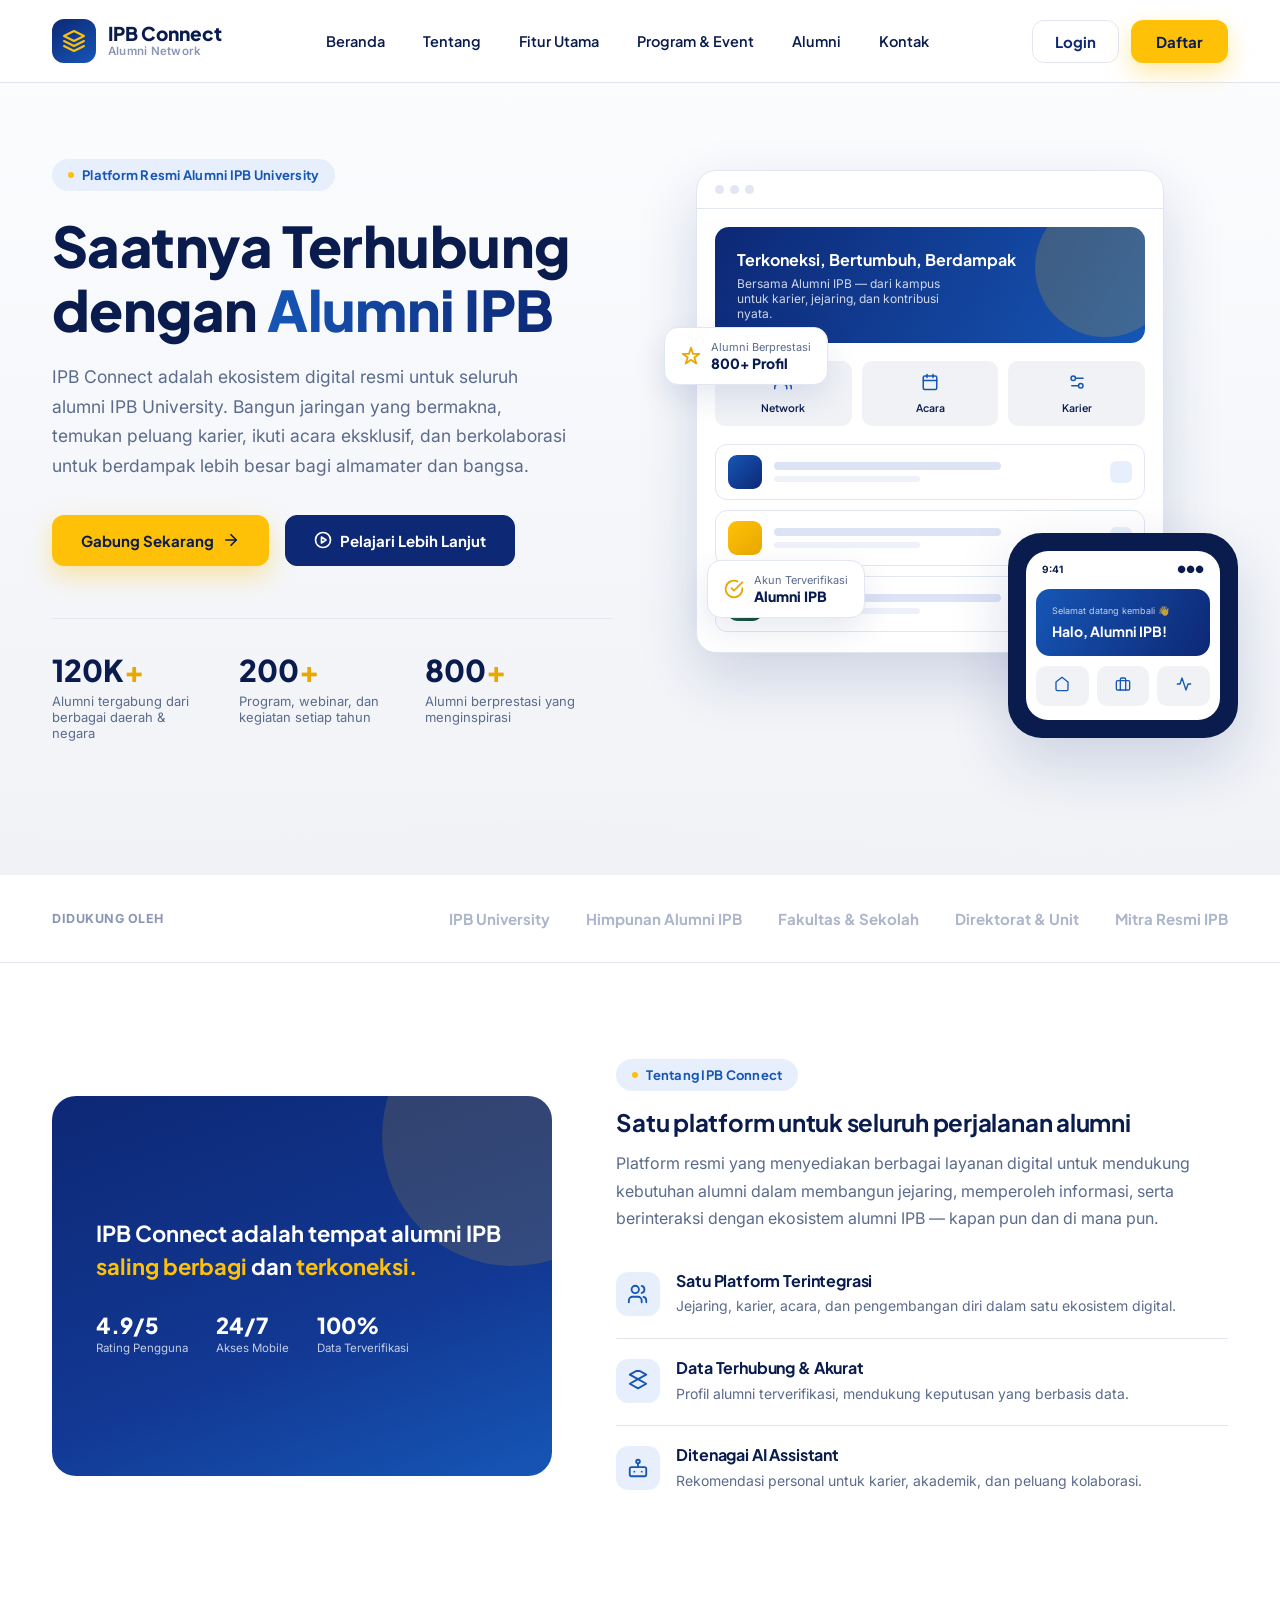
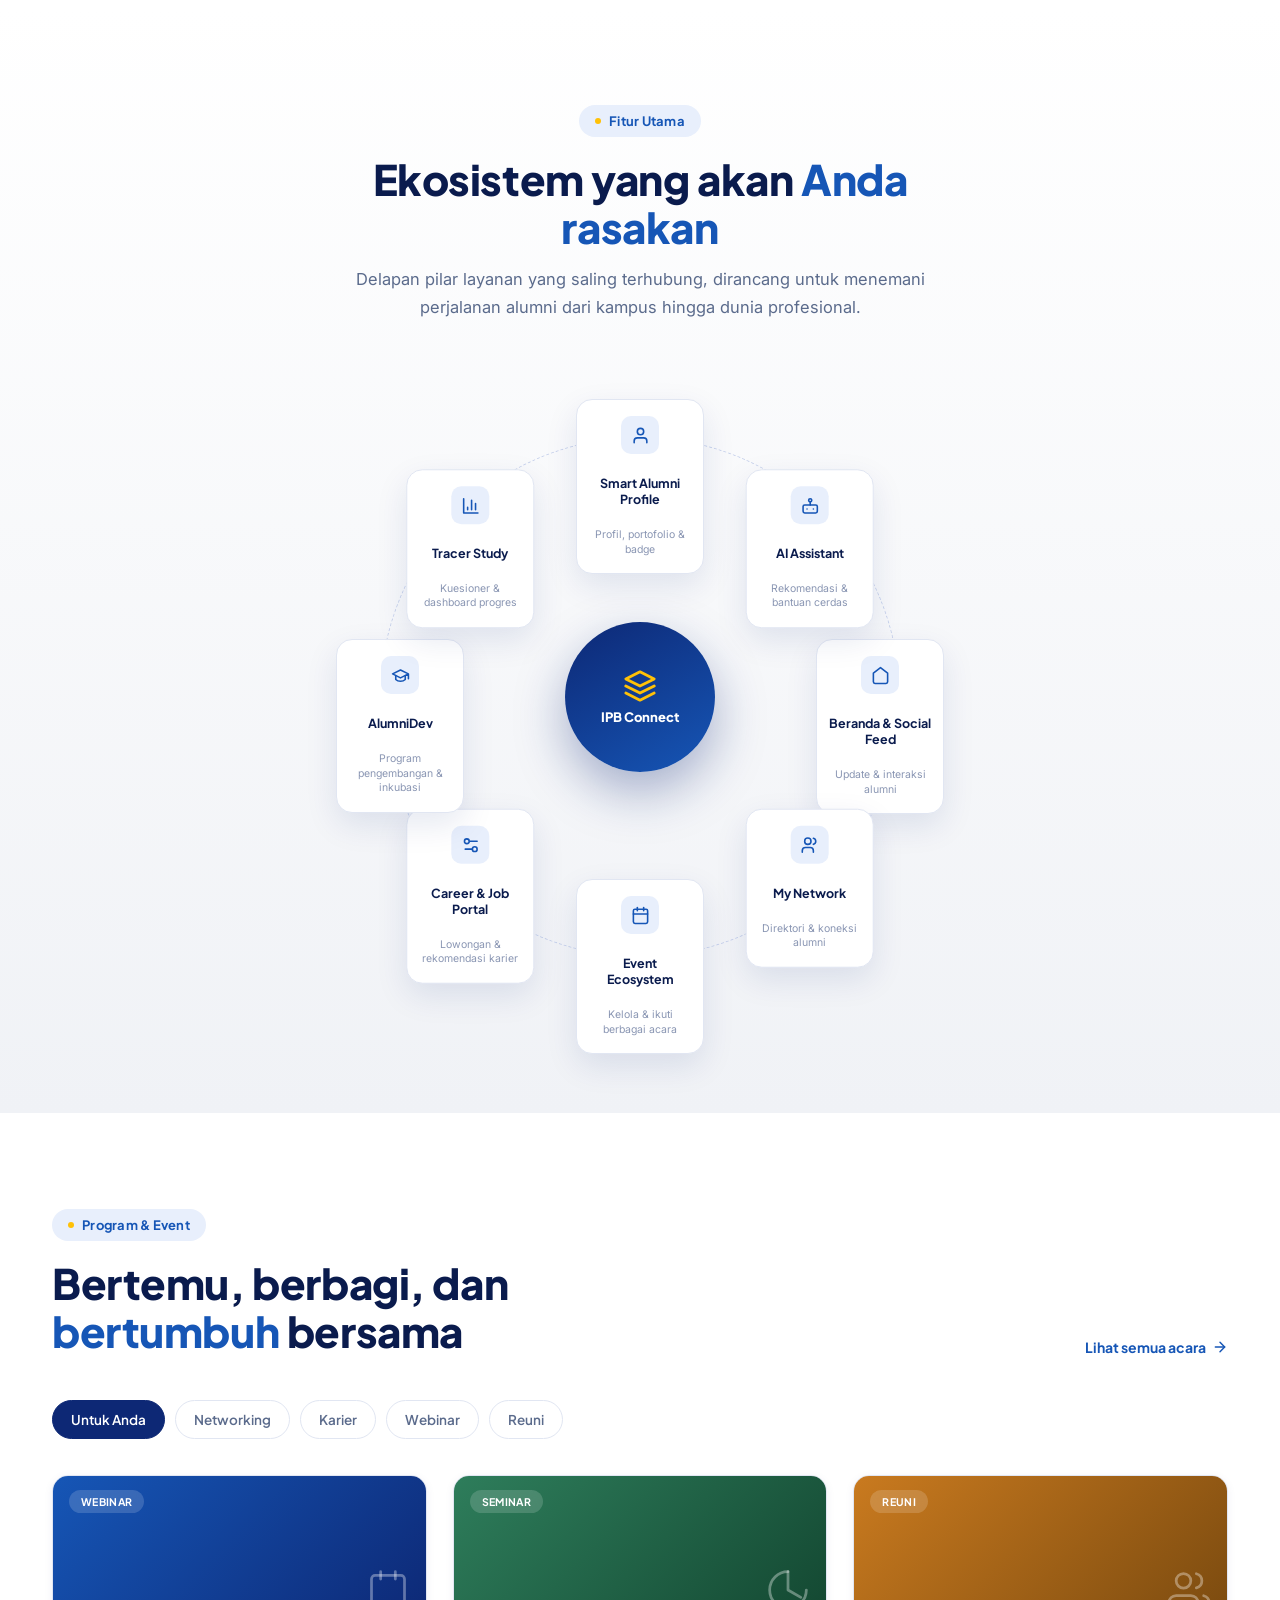
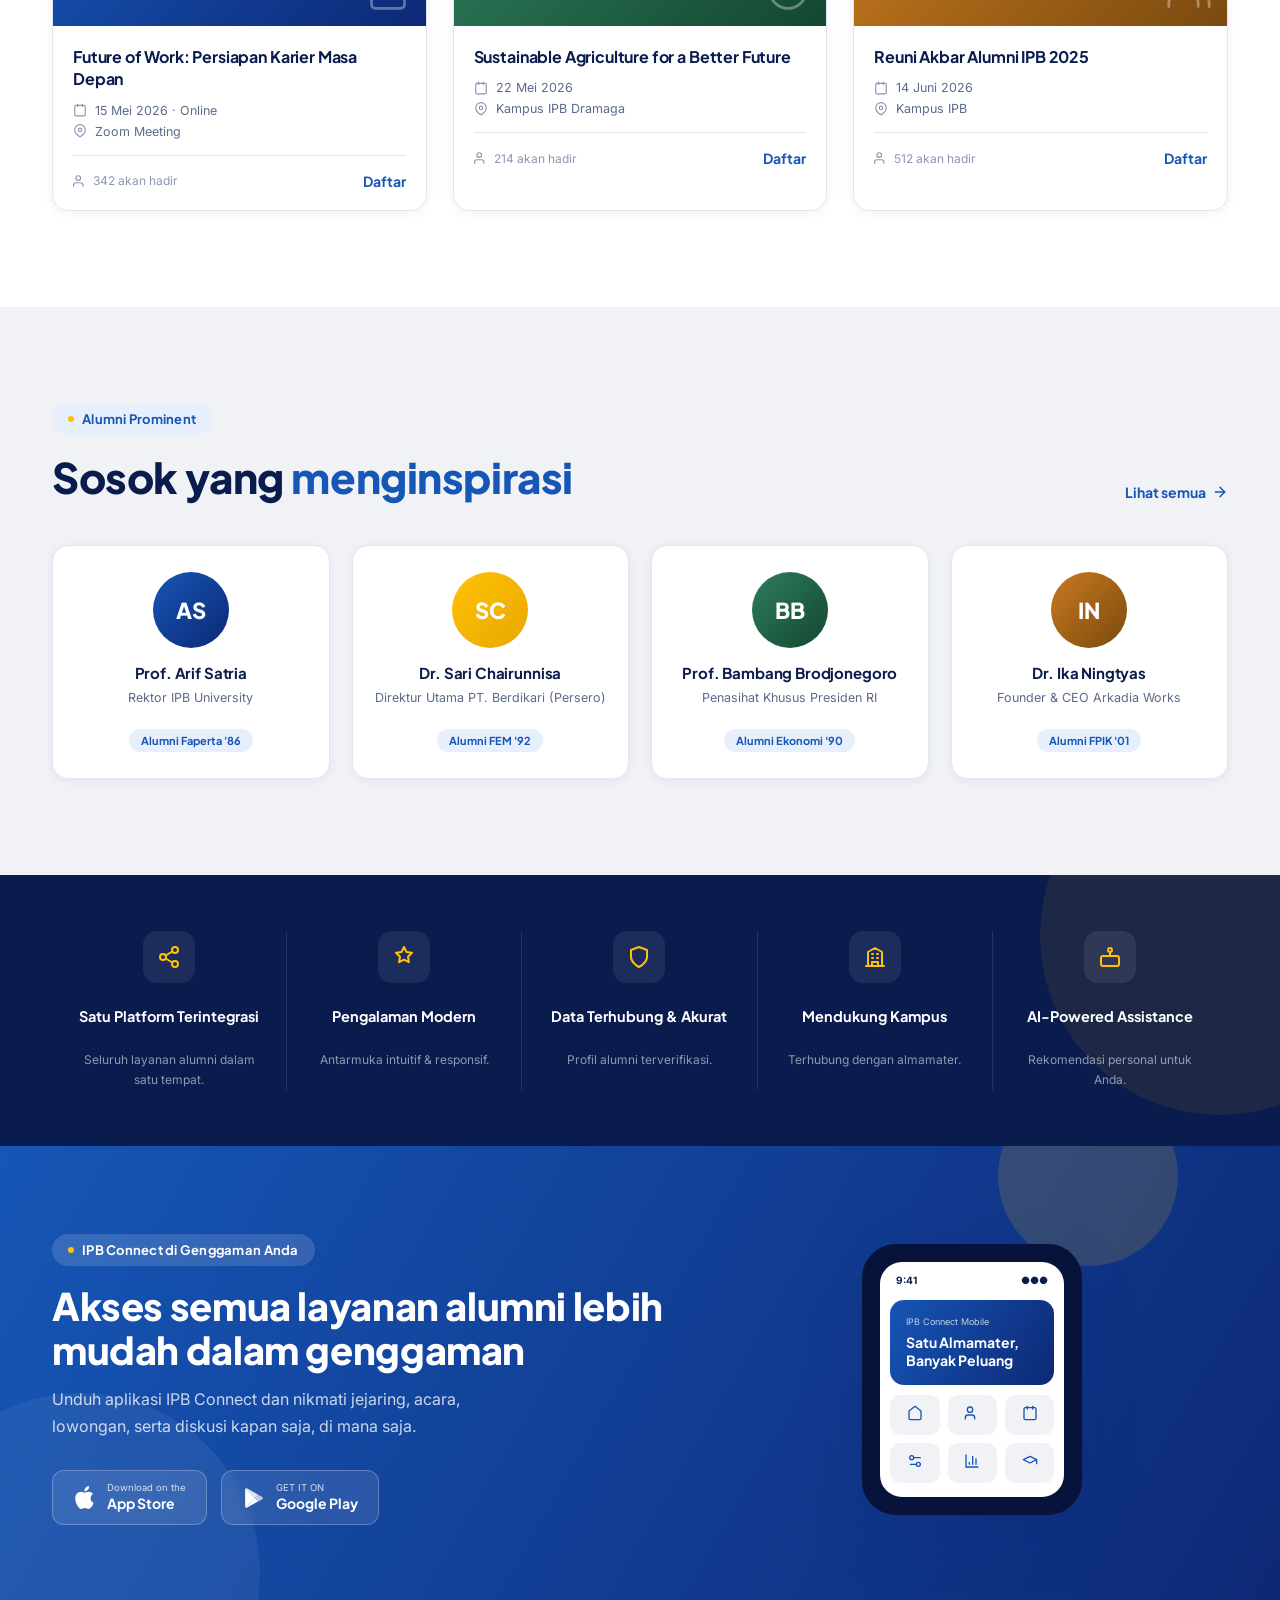
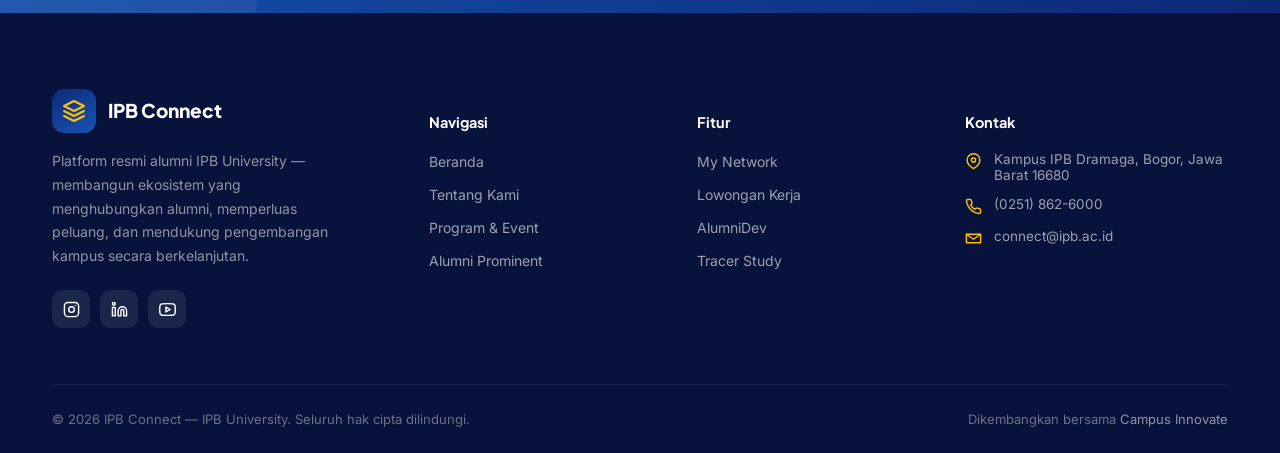
<file: index.html>
<!DOCTYPE html>
<html lang="id">
<head>
<meta charset="UTF-8">
<meta name="viewport" content="width=device-width, initial-scale=1.0">
<title>IPB Connect | Platform Alumni Resmi IPB University</title>
<meta name="description" content="IPB Connect — ekosistem digital yang menghubungkan alumni, mahasiswa, dan civitas akademika IPB University untuk berkembang dan memberi dampak nyata.">
<link rel="preconnect" href="https://fonts.googleapis.com">
<link rel="preconnect" href="https://fonts.gstatic.com" crossorigin>
<link href="https://fonts.googleapis.com/css2?family=Plus+Jakarta+Sans:wght@500;600;700;800&family=Inter:wght@400;500;600;700&display=swap" rel="stylesheet">
<style>
  :root{
    --navy-900:#0A1B4D;
    --navy:#0D2875;
    --navy-700:#123893;
    --blue:#1656B6;
    --blue-100:#E8EFFC;
    --gold:#FFC107;
    --gold-dark:#E8A800;
    --bg:#F0F2F6;
    --white:#FFFFFF;
    --ink:#0A1B4D;
    --muted:#5B6B8C;
    --muted-2:#8A96B3;
    --border:#E1E6F2;
    --radius-sm:10px;
    --radius-md:16px;
    --radius-lg:24px;
    --shadow-sm:0 2px 10px rgba(13,40,117,0.06);
    --shadow-md:0 12px 32px rgba(13,40,117,0.10);
    --shadow-lg:0 24px 60px rgba(13,40,117,0.16);
    --container:1240px;
  }

  *,*::before,*::after{box-sizing:border-box;}
  html{scroll-behavior:smooth;}
  body{
    margin:0;
    font-family:'Inter',sans-serif;
    color:var(--ink);
    background:var(--white);
    -webkit-font-smoothing:antialiased;
    overflow-x:hidden;
  }
  h1,h2,h3,h4{
    font-family:'Plus Jakarta Sans',sans-serif;
    margin:0;
    line-height:1.15;
    letter-spacing:-0.01em;
    color:var(--navy-900);
  }
  p{margin:0;color:var(--muted);line-height:1.7;}
  a{text-decoration:none;color:inherit;}
  ul{list-style:none;margin:0;padding:0;}
  img{max-width:100%;display:block;}
  button{font-family:inherit;cursor:pointer;}
  .container{max-width:var(--container);margin:0 auto;padding:0 32px;}
  .eyebrow{
    display:inline-flex;align-items:center;gap:8px;
    background:var(--blue-100);color:var(--blue);
    font-weight:700;font-size:13px;letter-spacing:0.02em;
    padding:8px 16px;border-radius:999px;
    font-family:'Plus Jakarta Sans',sans-serif;
  }
  .eyebrow .dot{width:6px;height:6px;border-radius:50%;background:var(--gold);}
  .section{padding:96px 0;}
  .section-head{max-width:640px;margin:0 0 56px;}
  .section-head.center{margin-left:auto;margin-right:auto;text-align:center;}
  .section-head h2{font-size:clamp(28px,3.4vw,42px);font-weight:800;}
  .section-head h2 .accent{color:var(--blue);}
  .section-head p{margin-top:14px;font-size:16.5px;}
  .btn{
    display:inline-flex;align-items:center;justify-content:center;gap:8px;
    font-family:'Plus Jakarta Sans',sans-serif;font-weight:700;font-size:15px;
    padding:15px 28px;border-radius:12px;border:1.5px solid transparent;
    transition:transform .18s ease, box-shadow .18s ease, background .18s ease, color .18s ease;
    white-space:nowrap;
  }
  .btn svg{width:18px;height:18px;flex-shrink:0;}
  .btn-gold{background:var(--gold);color:var(--navy-900);box-shadow:0 10px 24px rgba(255,193,7,0.35);}
  .btn-gold:hover{transform:translateY(-2px);box-shadow:0 14px 30px rgba(255,193,7,0.45);}
  .btn-ghost{background:transparent;color:var(--white);border-color:rgba(255,255,255,0.35);}
  .btn-ghost:hover{background:rgba(255,255,255,0.1);border-color:rgba(255,255,255,0.6);}
  .btn-outline-navy{background:transparent;color:var(--navy);border-color:var(--border);}
  .btn-outline-navy:hover{border-color:var(--blue);color:var(--blue);}
  .btn-navy{background:var(--navy);color:var(--white);}
  .btn-navy:hover{background:var(--navy-700);transform:translateY(-2px);}
  .btn-sm{padding:10px 18px;font-size:13.5px;border-radius:9px;}

  /* ===== decorative leaf watermark ===== */
  .leaf-wm{position:absolute;opacity:0.05;pointer-events:none;z-index:0;}

  /* ===== HEADER ===== */
  header{
    position:sticky;top:0;z-index:100;
    background:rgba(255,255,255,0.88);
    backdrop-filter:blur(14px);
    border-bottom:1px solid var(--border);
  }
  .nav{display:flex;align-items:center;justify-content:space-between;height:82px;}
  .brand{display:flex;align-items:center;gap:12px;}
  .brand-mark{
    width:44px;height:44px;border-radius:12px;
    background:linear-gradient(145deg,var(--navy),var(--blue));
    display:flex;align-items:center;justify-content:center;flex-shrink:0;
  }
  .brand-mark svg{width:24px;height:24px;color:var(--gold);}
  .brand-text{display:flex;flex-direction:column;line-height:1.15;}
  .brand-text .name{font-family:'Plus Jakarta Sans',sans-serif;font-weight:800;font-size:19px;color:var(--navy-900);}
  .brand-text .tag{font-size:11.5px;color:var(--muted-2);font-weight:600;letter-spacing:0.02em;}
  .nav-links{display:flex;align-items:center;gap:38px;}
  .nav-links a{
    font-family:'Plus Jakarta Sans',sans-serif;font-weight:600;font-size:14.5px;
    color:var(--navy-900);position:relative;padding:6px 0;
    transition:color .18s ease;
  }
  .nav-links a:hover{color:var(--blue);}
  .nav-links a::after{
    content:'';position:absolute;left:0;bottom:-2px;width:0;height:2px;background:var(--gold);
    transition:width .2s ease;
  }
  .nav-links a:hover::after{width:100%;}
  .nav-actions{display:flex;align-items:center;gap:12px;}
  .nav-actions .btn-outline-navy{padding:11px 22px;}
  .nav-actions .btn-gold{padding:11px 24px;}
  .nav-toggle{display:none;background:none;border:none;padding:8px;color:var(--navy-900);}
  .nav-toggle svg{width:26px;height:26px;}

  /* ===== HERO ===== */
  .hero{
    position:relative;
    background:linear-gradient(180deg,#FBFCFE 0%,var(--bg) 100%);
    padding:76px 0 0;
    overflow:hidden;
  }
  .hero-grid{
    display:grid;grid-template-columns:1.05fr 0.95fr;gap:56px;align-items:center;
    position:relative;z-index:2;
  }
  .hero-copy h1{font-size:clamp(36px,4.6vw,56px);font-weight:800;margin-top:22px;}
  .hero-copy h1 .accent{
    background:linear-gradient(90deg,var(--blue),var(--navy));
    -webkit-background-clip:text;background-clip:text;color:transparent;
  }
  .hero-copy p.lede{font-size:17.5px;margin-top:20px;max-width:520px;}
  .hero-actions{display:flex;gap:16px;margin-top:34px;flex-wrap:wrap;}
  .hero-actions .btn-ghost{background:var(--navy);color:var(--white);border-color:var(--navy);}
  .hero-actions .btn-ghost:hover{background:var(--navy-700);}

  .hero-stats{display:flex;gap:0;margin-top:52px;border-top:1px solid var(--border);padding-top:32px;max-width:560px;}
  .hero-stat{flex:1;padding-right:24px;}
  .hero-stat .num{font-family:'Plus Jakarta Sans',sans-serif;font-weight:800;font-size:30px;color:var(--navy-900);}
  .hero-stat .num .plus{color:var(--gold-dark);}
  .hero-stat .label{font-size:13px;color:var(--muted);margin-top:4px;max-width:150px;}

  /* hero visual mockup */
  .hero-visual{position:relative;height:560px;}
  .device-card{
    position:absolute;top:0;left:0;width:88%;
    background:var(--white);border-radius:20px;box-shadow:var(--shadow-lg);
    border:1px solid var(--border);overflow:hidden;
  }
  .device-topbar{display:flex;align-items:center;gap:6px;padding:14px 18px;border-bottom:1px solid var(--border);}
  .device-topbar span{width:9px;height:9px;border-radius:50%;background:var(--border);}
  .device-hero-banner{
    margin:18px;border-radius:14px;
    background:linear-gradient(120deg,var(--navy) 0%,var(--blue) 100%);
    padding:22px;color:#fff;position:relative;overflow:hidden;
  }
  .device-hero-banner::after{
    content:'';position:absolute;right:-30px;top:-30px;width:140px;height:140px;border-radius:50%;
    background:rgba(255,193,7,0.18);
  }
  .device-hero-banner .t1{font-family:'Plus Jakarta Sans',sans-serif;font-weight:700;font-size:16px;}
  .device-hero-banner .t2{font-size:12px;opacity:0.8;margin-top:6px;max-width:220px;}
  .device-chip-row{display:flex;gap:10px;padding:0 18px 18px;}
  .device-chip{
    flex:1;background:var(--bg);border-radius:10px;padding:12px 10px;text-align:center;
  }
  .device-chip svg{width:18px;height:18px;color:var(--blue);margin:0 auto 6px;}
  .device-chip span{display:block;font-size:10.5px;font-weight:600;color:var(--navy-900);font-family:'Plus Jakarta Sans',sans-serif;}
  .device-list{padding:0 18px 20px;display:flex;flex-direction:column;gap:10px;}
  .device-row{display:flex;align-items:center;gap:12px;padding:10px 12px;border:1px solid var(--border);border-radius:12px;}
  .device-row .avatar{width:34px;height:34px;border-radius:9px;flex-shrink:0;}
  .device-row .lines{flex:1;}
  .device-row .lines .l1{height:8px;width:70%;background:#DCE3F5;border-radius:4px;}
  .device-row .lines .l2{height:6px;width:45%;background:#EEF1F9;border-radius:4px;margin-top:6px;}
  .device-row .badge{width:22px;height:22px;border-radius:6px;background:var(--blue-100);flex-shrink:0;}

  .phone-card{
    position:absolute;bottom:-8px;right:-10px;width:230px;
    background:var(--navy-900);border-radius:34px;padding:12px;box-shadow:var(--shadow-lg);
    border:6px solid var(--navy-900);
  }
  .phone-screen{background:var(--white);border-radius:22px;overflow:hidden;}
  .phone-status{display:flex;justify-content:space-between;padding:12px 16px 4px;font-size:10px;font-weight:700;color:var(--navy-900);}
  .phone-app-top{
    background:linear-gradient(120deg,var(--blue),var(--navy));
    margin:10px;border-radius:14px;padding:16px;color:#fff;
  }
  .phone-app-top .p1{font-size:9px;opacity:0.75;}
  .phone-app-top .p2{font-family:'Plus Jakarta Sans',sans-serif;font-weight:700;font-size:14px;margin-top:6px;}
  .phone-grid{display:grid;grid-template-columns:repeat(3,1fr);gap:8px;padding:0 10px 14px;}
  .phone-icon{background:var(--bg);border-radius:10px;padding:10px 4px;text-align:center;}
  .phone-icon svg{width:16px;height:16px;color:var(--blue);}

  .float-badge{
    position:absolute;background:var(--white);border-radius:14px;box-shadow:var(--shadow-md);
    padding:12px 16px;display:flex;align-items:center;gap:10px;border:1px solid var(--border);
    animation:float 5s ease-in-out infinite;
  }
  .float-badge.b1{top:28%;left:-6%;animation-delay:0s;}
  .float-badge.b2{bottom:20%;left:2%;animation-delay:1.4s;}
  .float-badge svg{width:20px;height:20px;color:var(--gold-dark);flex-shrink:0;}
  .float-badge .ft{font-size:11px;color:var(--muted);}
  .float-badge .fv{font-family:'Plus Jakarta Sans',sans-serif;font-weight:800;font-size:14px;color:var(--navy-900);}
  @keyframes float{0%,100%{transform:translateY(0);}50%{transform:translateY(-10px);}}

  .hero-wave{display:block;width:100%;margin-top:64px;}

  /* ===== LOGO / TRUST STRIP ===== */
  .trust-strip{padding:34px 0;border-bottom:1px solid var(--border);}
  .trust-strip .container{display:flex;align-items:center;gap:40px;flex-wrap:wrap;justify-content:space-between;}
  .trust-strip .label{font-size:12.5px;font-weight:700;color:var(--muted-2);letter-spacing:0.04em;text-transform:uppercase;white-space:nowrap;}
  .trust-logos{display:flex;gap:36px;flex-wrap:wrap;align-items:center;}
  .trust-logos span{font-family:'Plus Jakarta Sans',sans-serif;font-weight:700;color:var(--muted-2);font-size:15px;opacity:0.7;}

  /* ===== ABOUT ===== */
  .about{background:var(--white);}
  .about-grid{display:grid;grid-template-columns:0.9fr 1.1fr;gap:64px;align-items:center;}
  .about-visual{position:relative;}
  .about-panel{
    background:linear-gradient(160deg,var(--navy) 0%,var(--navy-700) 60%, var(--blue) 100%);
    border-radius:var(--radius-lg);padding:44px;color:#fff;position:relative;overflow:hidden;min-height:380px;
    display:flex;flex-direction:column;justify-content:center;gap:22px;
  }
  .about-panel::before{
    content:'';position:absolute;width:260px;height:260px;border-radius:50%;
    background:rgba(255,193,7,0.14);top:-90px;right:-90px;
  }
  .about-panel .quote{font-family:'Plus Jakarta Sans',sans-serif;font-weight:700;font-size:22px;line-height:1.5;position:relative;z-index:1;}
  .about-panel .quote .hl{color:var(--gold);}
  .about-mini-stats{display:flex;gap:28px;position:relative;z-index:1;margin-top:6px;}
  .about-mini-stats div .n{font-family:'Plus Jakarta Sans',sans-serif;font-weight:800;font-size:22px;}
  .about-mini-stats div .l{font-size:11.5px;opacity:0.75;margin-top:2px;}
  .about-copy .feature-line{display:flex;gap:16px;padding:20px 0;border-bottom:1px solid var(--border);}
  .about-copy .feature-line:last-child{border-bottom:none;}
  .about-copy .feature-line .ic{
    width:44px;height:44px;border-radius:12px;background:var(--blue-100);color:var(--blue);
    display:flex;align-items:center;justify-content:center;flex-shrink:0;
  }
  .about-copy .feature-line .ic svg{width:22px;height:22px;}
  .about-copy .feature-line h4{font-size:16px;font-weight:700;}
  .about-copy .feature-line p{font-size:14px;margin-top:4px;}

  /* ===== ECOSYSTEM (signature orbit) ===== */
  .ecosystem{background:linear-gradient(180deg,var(--white),var(--bg));position:relative;}
  .orbit-wrap{position:relative;width:100%;max-width:640px;height:640px;margin:0 auto;}
  .orbit-ring{position:absolute;top:50%;left:50%;border:1.5px dashed #C9D3EC;border-radius:50%;transform:translate(-50%,-50%);}
  .orbit-ring.r1{width:520px;height:520px;}
  .orbit-center{
    position:absolute;top:50%;left:50%;transform:translate(-50%,-50%);
    width:150px;height:150px;border-radius:50%;
    background:linear-gradient(150deg,var(--navy),var(--blue));
    display:flex;flex-direction:column;align-items:center;justify-content:center;gap:6px;
    box-shadow:0 20px 50px rgba(13,40,117,0.35);z-index:3;color:#fff;text-align:center;
  }
  .orbit-center svg{width:34px;height:34px;color:var(--gold);}
  .orbit-center span{font-family:'Plus Jakarta Sans',sans-serif;font-weight:800;font-size:13px;}
  .orbit-node{
    position:absolute;top:50%;left:50%;width:128px;margin-top:-58px;margin-left:-64px;
    background:#fff;border-radius:16px;padding:16px 12px;text-align:center;
    box-shadow:var(--shadow-md);border:1px solid var(--border);z-index:2;
    transition:transform .25s ease, box-shadow .25s ease;
    transform:rotate(var(--angle)) translate(240px) rotate(calc(-1 * var(--angle)));
  }
  .orbit-node:hover{box-shadow:var(--shadow-lg);transform:var(--hover-transform);}
  .orbit-node .ic{
    width:38px;height:38px;border-radius:10px;background:var(--blue-100);color:var(--blue);
    display:flex;align-items:center;justify-content:center;margin:0 auto 10px;
  }
  .orbit-node .ic svg{width:19px;height:19px;}
  .orbit-node h5{font-family:'Plus Jakarta Sans',sans-serif;font-weight:700;font-size:12.5px;color:var(--navy-900);}
  .orbit-node p{font-size:10.5px;margin-top:4px;line-height:1.4;color:var(--muted-2);}

  .ecosystem-grid-mobile{display:none;grid-template-columns:repeat(2,1fr);gap:14px;}
  .eco-card-m{background:#fff;border:1px solid var(--border);border-radius:14px;padding:18px;box-shadow:var(--shadow-sm);}
  .eco-card-m .ic{width:36px;height:36px;border-radius:9px;background:var(--blue-100);color:var(--blue);display:flex;align-items:center;justify-content:center;margin-bottom:10px;}
  .eco-card-m .ic svg{width:18px;height:18px;}
  .eco-card-m h5{font-family:'Plus Jakarta Sans',sans-serif;font-weight:700;font-size:13.5px;}
  .eco-card-m p{font-size:11.5px;margin-top:5px;}

  /* ===== PROGRAMS ===== */
  .programs{background:var(--white);}
  .section-head-row{display:flex;justify-content:space-between;align-items:flex-end;margin-bottom:44px;gap:24px;flex-wrap:wrap;}
  .tabs{display:flex;gap:10px;flex-wrap:wrap;margin-bottom:36px;}
  .tab{
    font-family:'Plus Jakarta Sans',sans-serif;font-weight:600;font-size:13.5px;
    padding:10px 18px;border-radius:999px;border:1px solid var(--border);color:var(--muted);
    display:flex;align-items:center;gap:6px;
  }
  .tab.active{background:var(--navy);color:#fff;border-color:var(--navy);}
  .card-grid{display:grid;grid-template-columns:repeat(3,1fr);gap:26px;}
  .event-card{
    border-radius:var(--radius-md);overflow:hidden;border:1px solid var(--border);
    background:#fff;box-shadow:var(--shadow-sm);transition:transform .2s ease, box-shadow .2s ease;
  }
  .event-card:hover{transform:translateY(-6px);box-shadow:var(--shadow-md);}
  .event-thumb{
    height:150px;position:relative;display:flex;align-items:flex-end;padding:16px;
  }
  .event-thumb.c1{background:linear-gradient(135deg,#1656B6,#0D2875);}
  .event-thumb.c2{background:linear-gradient(135deg,#2E7D5B,#134731);}
  .event-thumb.c3{background:linear-gradient(135deg,#C97A1F,#7A4A0F);}
  .event-tag{
    background:rgba(255,255,255,0.16);backdrop-filter:blur(6px);color:#fff;font-size:10.5px;font-weight:700;
    padding:5px 12px;border-radius:999px;font-family:'Plus Jakarta Sans',sans-serif;letter-spacing:0.03em;
    position:absolute;top:14px;left:16px;
  }
  .event-thumb svg{width:44px;height:44px;color:rgba(255,255,255,0.35);position:absolute;right:16px;bottom:14px;}
  .event-body{padding:20px;}
  .event-body h4{font-size:16px;font-weight:700;line-height:1.4;}
  .event-meta{display:flex;flex-direction:column;gap:6px;margin-top:12px;}
  .event-meta .row{display:flex;align-items:center;gap:8px;font-size:12.5px;color:var(--muted);}
  .event-meta .row svg{width:14px;height:14px;color:var(--muted-2);flex-shrink:0;}
  .event-footer{display:flex;justify-content:space-between;align-items:center;margin-top:16px;padding-top:16px;border-top:1px solid var(--border);}
  .event-footer .attendees{font-size:12px;color:var(--muted-2);display:flex;align-items:center;gap:6px;}
  .event-footer .attendees svg{width:14px;height:14px;}
  .link-arrow{display:inline-flex;align-items:center;gap:6px;font-family:'Plus Jakarta Sans',sans-serif;font-weight:700;font-size:14px;color:var(--blue);}
  .link-arrow svg{width:16px;height:16px;transition:transform .2s ease;}
  .link-arrow:hover svg{transform:translateX(3px);}

  /* ===== ALUMNI PROMINENT ===== */
  .alumni{background:var(--bg);}
  .alumni-grid{display:grid;grid-template-columns:repeat(4,1fr);gap:22px;}
  .alumni-card{
    background:#fff;border-radius:var(--radius-md);padding:26px 20px;text-align:center;
    border:1px solid var(--border);box-shadow:var(--shadow-sm);transition:transform .2s ease;
  }
  .alumni-card:hover{transform:translateY(-6px);box-shadow:var(--shadow-md);}
  .alumni-avatar{
    width:76px;height:76px;border-radius:50%;margin:0 auto 16px;
    display:flex;align-items:center;justify-content:center;
    font-family:'Plus Jakarta Sans',sans-serif;font-weight:800;font-size:22px;color:#fff;
  }
  .alumni-card h4{font-size:15px;font-weight:700;}
  .alumni-card .role{font-size:12.5px;color:var(--muted);margin-top:6px;min-height:32px;}
  .alumni-card .batch{
    display:inline-block;margin-top:10px;font-size:11px;font-weight:700;color:var(--blue);
    background:var(--blue-100);padding:5px 12px;border-radius:999px;font-family:'Plus Jakarta Sans',sans-serif;
  }

  /* ===== BENEFITS STRIP ===== */
  .benefits{background:var(--navy-900);position:relative;overflow:hidden;}
  .benefits::before{
    content:'';position:absolute;top:-120px;right:-120px;width:360px;height:360px;border-radius:50%;
    background:rgba(255,193,7,0.08);
  }
  .benefits-grid{display:grid;grid-template-columns:repeat(5,1fr);gap:0;position:relative;z-index:1;}
  .benefit-item{padding:0 20px;border-right:1px solid rgba(255,255,255,0.1);text-align:center;}
  .benefit-item:last-child{border-right:none;}
  .benefit-item .ic{
    width:52px;height:52px;border-radius:14px;background:rgba(255,255,255,0.08);
    display:flex;align-items:center;justify-content:center;margin:0 auto 16px;color:var(--gold);
  }
  .benefit-item .ic svg{width:24px;height:24px;}
  .benefit-item h5{font-family:'Plus Jakarta Sans',sans-serif;font-weight:700;font-size:14.5px;color:#fff;}
  .benefit-item p{font-size:12px;margin-top:8px;color:rgba(255,255,255,0.55);}

  /* ===== APP CTA ===== */
  .app-cta{background:linear-gradient(120deg,var(--blue) 0%, var(--navy) 100%);position:relative;overflow:hidden;}
  .app-cta::before{content:'';position:absolute;left:-100px;bottom:-140px;width:360px;height:360px;border-radius:50%;background:rgba(255,255,255,0.06);}
  .app-cta::after{content:'';position:absolute;right:8%;top:-60px;width:180px;height:180px;border-radius:50%;background:rgba(255,193,7,0.15);}
  .app-cta-grid{display:grid;grid-template-columns:1.1fr 0.9fr;gap:40px;align-items:center;position:relative;z-index:1;}
  .app-cta h2{color:#fff;font-size:clamp(26px,3vw,38px);font-weight:800;}
  .app-cta p{color:rgba(255,255,255,0.78);margin-top:14px;max-width:440px;font-size:16px;}
  .store-badges{display:flex;gap:14px;margin-top:30px;flex-wrap:wrap;}
  .store-badge{
    display:flex;align-items:center;gap:10px;background:rgba(255,255,255,0.1);border:1px solid rgba(255,255,255,0.25);
    border-radius:12px;padding:11px 20px;color:#fff;backdrop-filter:blur(4px);
  }
  .store-badge svg{width:24px;height:24px;}
  .store-badge .s1{font-size:9.5px;opacity:0.8;display:block;}
  .store-badge .s2{font-family:'Plus Jakarta Sans',sans-serif;font-weight:700;font-size:14px;}
  .app-cta-visual{display:flex;justify-content:center;position:relative;}
  .app-cta-visual .phone-card{position:static;width:220px;}

  /* ===== FOOTER ===== */
  footer{background:#08133C;color:rgba(255,255,255,0.65);padding:76px 0 0;}
  .footer-grid{display:grid;grid-template-columns:1.5fr 1fr 1fr 1.2fr;gap:48px;padding-bottom:56px;border-bottom:1px solid rgba(255,255,255,0.08);}
  .footer-brand .brand-text .name{color:#fff;}
  .footer-brand p{margin-top:16px;font-size:14px;line-height:1.7;max-width:300px;color:rgba(255,255,255,0.55);}
  .footer-social{display:flex;gap:10px;margin-top:22px;}
  .footer-social a{
    width:38px;height:38px;border-radius:10px;background:rgba(255,255,255,0.08);
    display:flex;align-items:center;justify-content:center;transition:background .2s ease;
  }
  .footer-social a:hover{background:var(--blue);}
  .footer-social svg{width:17px;height:17px;color:#fff;}
  .footer-col h5{font-family:'Plus Jakarta Sans',sans-serif;font-weight:700;font-size:14.5px;color:#fff;margin-bottom:20px;}
  .footer-col ul li{margin-bottom:13px;}
  .footer-col ul li a{font-size:14px;color:rgba(255,255,255,0.6);transition:color .2s ease;}
  .footer-col ul li a:hover{color:var(--gold);}
  .footer-contact li{display:flex;gap:12px;margin-bottom:16px;font-size:13.5px;color:rgba(255,255,255,0.6);}
  .footer-contact li svg{width:17px;height:17px;color:var(--gold);flex-shrink:0;margin-top:2px;}
  .footer-bottom{display:flex;justify-content:space-between;align-items:center;padding:26px 0;font-size:13px;color:rgba(255,255,255,0.4);flex-wrap:wrap;gap:10px;}
  .footer-bottom a{color:rgba(255,255,255,0.55);}

  /* ===== reveal animation ===== */
  .reveal{opacity:0;transform:translateY(24px);transition:opacity .7s ease, transform .7s ease;}
  .reveal.in{opacity:1;transform:translateY(0);}

  @media (prefers-reduced-motion: reduce){
    html{scroll-behavior:auto;}
    .reveal{opacity:1;transform:none;transition:none;}
    .float-badge{animation:none;}
  }

  /* ===== RESPONSIVE ===== */
  @media (max-width:1024px){
    .hero-grid{grid-template-columns:1fr;}
    .hero-visual{height:460px;max-width:460px;margin:0 auto;}
    .about-grid{grid-template-columns:1fr;}
    .about-visual{order:2;}
    .card-grid{grid-template-columns:repeat(2,1fr);}
    .alumni-grid{grid-template-columns:repeat(2,1fr);}
    .benefits-grid{grid-template-columns:repeat(3,1fr);row-gap:36px;}
    .benefit-item:nth-child(3){border-right:none;}
    .app-cta-grid{grid-template-columns:1fr;}
    .app-cta-visual{display:none;}
    .footer-grid{grid-template-columns:1fr 1fr;row-gap:40px;}
  }
  @media (max-width:860px){
    .nav-links, .nav-actions{display:none;}
    .nav-toggle{display:flex;}
    .orbit-wrap{display:none;}
    .ecosystem-grid-mobile{display:grid;}
  }
  @media (max-width:640px){
    .container{padding:0 20px;}
    .section{padding:64px 0;}
    .hero{padding-top:24px;}
    .hero-stats{flex-direction:column;gap:18px;}
    .hero-stat{padding-right:0;}
    .card-grid{grid-template-columns:1fr;}
    .alumni-grid{grid-template-columns:1fr 1fr;}
    .benefits-grid{grid-template-columns:1fr 1fr;}
    .benefit-item{border-right:none !important;margin-bottom:12px;}
    .footer-grid{grid-template-columns:1fr;}
    .trust-strip .container{flex-direction:column;align-items:flex-start;gap:18px;}
    .phone-card{width:170px;right:0;}
    .float-badge{padding:9px 12px;}
    .float-badge .fv{font-size:12px;}
  }

  /* ===== mobile nav panel ===== */
  .mobile-panel{
    position:fixed;inset:0;background:var(--navy-900);z-index:200;
    transform:translateX(100%);transition:transform .3s ease;
    display:flex;flex-direction:column;padding:28px 28px 40px;
  }
  .mobile-panel.open{transform:translateX(0);}
  .mobile-panel-top{display:flex;justify-content:space-between;align-items:center;margin-bottom:40px;}
  .mobile-panel .close-btn{background:rgba(255,255,255,0.1);border:none;width:40px;height:40px;border-radius:10px;color:#fff;display:flex;align-items:center;justify-content:center;}
  .mobile-panel .close-btn svg{width:20px;height:20px;}
  .mobile-panel a{
    font-family:'Plus Jakarta Sans',sans-serif;font-weight:700;font-size:22px;color:#fff;
    padding:16px 0;border-bottom:1px solid rgba(255,255,255,0.1);
  }
  .mobile-panel .mp-actions{margin-top:auto;display:flex;flex-direction:column;gap:12px;}
  .mobile-panel .btn-outline-navy{color:#fff;border-color:rgba(255,255,255,0.3);}
</style>
</head>
<body>

<!-- ============ HEADER ============ -->
<header>
  <div class="container nav">
    <a href="#top" class="brand">
      <div class="brand-mark">
        <svg viewBox="0 0 24 24" fill="none" stroke="currentColor" stroke-width="2" stroke-linecap="round" stroke-linejoin="round"><path d="M12 2L2 7l10 5 10-5-10-5z"/><path d="M2 17l10 5 10-5"/><path d="M2 12l10 5 10-5"/></svg>
      </div>
      <div class="brand-text">
        <span class="name">IPB Connect</span>
        <span class="tag">Alumni Network</span>
      </div>
    </a>
    <nav class="nav-links">
      <a href="#top">Beranda</a>
      <a href="#tentang">Tentang</a>
      <a href="#ekosistem">Fitur Utama</a>
      <a href="#program">Program &amp; Event</a>
      <a href="#alumni">Alumni</a>
      <a href="#kontak">Kontak</a>
    </nav>
    <div class="nav-actions">
      <a href="login.html" class="btn btn-outline-navy">Login</a>
      <a href="onboarding.html" class="btn btn-gold">Daftar</a>
    </div>
    <button class="nav-toggle" id="navToggle" aria-label="Buka menu">
      <svg viewBox="0 0 24 24" fill="none" stroke="currentColor" stroke-width="2" stroke-linecap="round" stroke-linejoin="round"><line x1="3" y1="6" x2="21" y2="6"/><line x1="3" y1="12" x2="21" y2="12"/><line x1="3" y1="18" x2="21" y2="18"/></svg>
    </button>
  </div>
</header>

<!-- mobile panel -->
<div class="mobile-panel" id="mobilePanel">
  <div class="mobile-panel-top">
    <div class="brand">
      <div class="brand-mark"><svg viewBox="0 0 24 24" fill="none" stroke="currentColor" stroke-width="2" stroke-linecap="round" stroke-linejoin="round"><path d="M12 2L2 7l10 5 10-5-10-5z"/><path d="M2 17l10 5 10-5"/><path d="M2 12l10 5 10-5"/></svg></div>
      <div class="brand-text"><span class="name" style="color:#fff;">IPB Connect</span></div>
    </div>
    <button class="close-btn" id="navClose"><svg viewBox="0 0 24 24" fill="none" stroke="currentColor" stroke-width="2" stroke-linecap="round" stroke-linejoin="round"><line x1="18" y1="6" x2="6" y2="18"/><line x1="6" y1="6" x2="18" y2="18"/></svg></button>
  </div>
  <a href="#top">Beranda</a>
  <a href="#tentang">Tentang</a>
  <a href="#ekosistem">Fitur Utama</a>
  <a href="#program">Program &amp; Event</a>
  <a href="#alumni">Alumni</a>
  <a href="#kontak">Kontak</a>
  <div class="mp-actions">
    <a href="login.html" class="btn btn-outline-navy">Login</a>
    <a href="onboarding.html" class="btn btn-gold">Daftar Sekarang</a>
  </div>
</div>

<!-- ============ HERO ============ -->
<section class="hero" id="top">
  <div class="container hero-grid">
    <div class="hero-copy reveal">
      <span class="eyebrow"><span class="dot"></span> Platform Resmi Alumni IPB University</span>
      <h1>Saatnya Terhubung dengan <span class="accent">Alumni IPB</span></h1>
      <p class="lede">IPB Connect adalah ekosistem digital resmi untuk seluruh alumni IPB University. Bangun jaringan yang bermakna, temukan peluang karier, ikuti acara eksklusif, dan berkolaborasi untuk berdampak lebih besar bagi almamater dan bangsa.</p>
      <div class="hero-actions">
        <a href="onboarding.html" class="btn btn-gold">Gabung Sekarang
          <svg viewBox="0 0 24 24" fill="none" stroke="currentColor" stroke-width="2.2" stroke-linecap="round" stroke-linejoin="round"><line x1="5" y1="12" x2="19" y2="12"/><polyline points="12 5 19 12 12 19"/></svg>
        </a>
        <a href="#ekosistem" class="btn btn-ghost">
          <svg viewBox="0 0 24 24" fill="none" stroke="currentColor" stroke-width="2.2" stroke-linecap="round" stroke-linejoin="round"><circle cx="12" cy="12" r="10"/><polygon points="10 8 16 12 10 16 10 8"/></svg>
          Pelajari Lebih Lanjut
        </a>
      </div>
      <div class="hero-stats">
        <div class="hero-stat">
          <div class="num">120K<span class="plus">+</span></div>
          <div class="label">Alumni tergabung dari berbagai daerah &amp; negara</div>
        </div>
        <div class="hero-stat">
          <div class="num">200<span class="plus">+</span></div>
          <div class="label">Program, webinar, dan kegiatan setiap tahun</div>
        </div>
        <div class="hero-stat">
          <div class="num">800<span class="plus">+</span></div>
          <div class="label">Alumni berprestasi yang menginspirasi</div>
        </div>
      </div>
    </div>

    <div class="hero-visual reveal">
      <div class="device-card">
        <div class="device-topbar"><span></span><span></span><span></span></div>
        <div class="device-hero-banner">
          <div class="t1">Terkoneksi, Bertumbuh, Berdampak</div>
          <div class="t2">Bersama Alumni IPB — dari kampus untuk karier, jejaring, dan kontribusi nyata.</div>
        </div>
        <div class="device-chip-row">
          <div class="device-chip">
            <svg viewBox="0 0 24 24" fill="none" stroke="currentColor" stroke-width="2" stroke-linecap="round" stroke-linejoin="round"><path d="M17 21v-2a4 4 0 0 0-4-4H5a4 4 0 0 0-4 4v2"/><circle cx="9" cy="7" r="4"/><path d="M23 21v-2a4 4 0 0 0-3-3.87"/><path d="M16 3.13a4 4 0 0 1 0 7.75"/></svg>
            <span>Network</span>
          </div>
          <div class="device-chip">
            <svg viewBox="0 0 24 24" fill="none" stroke="currentColor" stroke-width="2" stroke-linecap="round" stroke-linejoin="round"><rect x="3" y="4" width="18" height="18" rx="2"/><line x1="16" y1="2" x2="16" y2="6"/><line x1="8" y1="2" x2="8" y2="6"/><line x1="3" y1="10" x2="21" y2="10"/></svg>
            <span>Acara</span>
          </div>
          <div class="device-chip">
            <svg viewBox="0 0 24 24" fill="none" stroke="currentColor" stroke-width="2" stroke-linecap="round" stroke-linejoin="round"><path d="M20 7h-9"/><path d="M14 17H5"/><circle cx="17" cy="17" r="3"/><circle cx="7" cy="7" r="3"/></svg>
            <span>Karier</span>
          </div>
        </div>
        <div class="device-list">
          <div class="device-row">
            <div class="avatar" style="background:linear-gradient(135deg,#1656B6,#0D2875);"></div>
            <div class="lines"><div class="l1"></div><div class="l2"></div></div>
            <div class="badge"></div>
          </div>
          <div class="device-row">
            <div class="avatar" style="background:linear-gradient(135deg,#FFC107,#E8A800);"></div>
            <div class="lines"><div class="l1"></div><div class="l2"></div></div>
            <div class="badge"></div>
          </div>
          <div class="device-row">
            <div class="avatar" style="background:linear-gradient(135deg,#2E7D5B,#134731);"></div>
            <div class="lines"><div class="l1"></div><div class="l2"></div></div>
            <div class="badge"></div>
          </div>
        </div>
      </div>

      <div class="phone-card">
        <div class="phone-screen">
          <div class="phone-status"><span>9:41</span><span>●●●</span></div>
          <div class="phone-app-top">
            <div class="p1">Selamat datang kembali 👋</div>
            <div class="p2">Halo, Alumni IPB!</div>
          </div>
          <div class="phone-grid">
            <div class="phone-icon"><svg viewBox="0 0 24 24" fill="none" stroke="currentColor" stroke-width="2" stroke-linecap="round" stroke-linejoin="round"><path d="M3 9l9-7 9 7v11a2 2 0 0 1-2 2H5a2 2 0 0 1-2-2z"/></svg></div>
            <div class="phone-icon"><svg viewBox="0 0 24 24" fill="none" stroke="currentColor" stroke-width="2" stroke-linecap="round" stroke-linejoin="round"><rect x="2" y="7" width="20" height="14" rx="2"/><path d="M16 21V5a2 2 0 0 0-2-2h-4a2 2 0 0 0-2 2v16"/></svg></div>
            <div class="phone-icon"><svg viewBox="0 0 24 24" fill="none" stroke="currentColor" stroke-width="2" stroke-linecap="round" stroke-linejoin="round"><path d="M22 12h-4l-3 9L9 3l-3 9H2"/></svg></div>
          </div>
        </div>
      </div>

      <div class="float-badge b1">
        <svg viewBox="0 0 24 24" fill="none" stroke="currentColor" stroke-width="2.2" stroke-linecap="round" stroke-linejoin="round"><path d="M12 2l2.4 7.4H22l-6 4.4 2.3 7.2L12 16.6 5.7 21 8 13.8 2 9.4h7.6z"/></svg>
        <div><div class="ft">Alumni Berprestasi</div><div class="fv">800+ Profil</div></div>
      </div>
      <div class="float-badge b2">
        <svg viewBox="0 0 24 24" fill="none" stroke="currentColor" stroke-width="2.2" stroke-linecap="round" stroke-linejoin="round"><path d="M22 11.08V12a10 10 0 1 1-5.93-9.14"/><polyline points="22 4 12 14.01 9 11.01"/></svg>
        <div><div class="ft">Akun Terverifikasi</div><div class="fv">Alumni IPB</div></div>
      </div>
    </div>
  </div>

  <svg class="hero-wave" viewBox="0 0 1440 90" preserveAspectRatio="none" style="height:70px;">
    <path fill="#F0F2F6" d="M0,32 C240,80 480,0 720,24 C960,48 1200,88 1440,40 L1440,90 L0,90 Z"></path>
  </svg>
</section>

<!-- ============ TRUST STRIP ============ -->
<section class="trust-strip">
  <div class="container">
    <span class="label">Didukung Oleh</span>
    <div class="trust-logos">
      <span>IPB University</span>
      <span>Himpunan Alumni IPB</span>
      <span>Fakultas &amp; Sekolah</span>
      <span>Direktorat &amp; Unit</span>
      <span>Mitra Resmi IPB</span>
    </div>
  </div>
</section>

<!-- ============ ABOUT ============ -->
<section class="section about" id="tentang">
  <div class="container about-grid">
    <div class="about-visual reveal">
      <div class="about-panel">
        <div class="quote">IPB Connect adalah tempat alumni IPB <span class="hl">saling berbagi</span> dan <span class="hl">terkoneksi.</span></div>
        <div class="about-mini-stats">
          <div><div class="n">4.9/5</div><div class="l">Rating Pengguna</div></div>
          <div><div class="n">24/7</div><div class="l">Akses Mobile</div></div>
          <div><div class="n">100%</div><div class="l">Data Terverifikasi</div></div>
        </div>
      </div>
    </div>
    <div class="about-copy reveal">
      <span class="eyebrow"><span class="dot"></span> Tentang IPB Connect</span>
      <h2 style="margin-top:18px;">Satu platform untuk seluruh <span class="accent">perjalanan alumni</span></h2>
      <p style="margin-top:14px;font-size:16px;">Platform resmi yang menyediakan berbagai layanan digital untuk mendukung kebutuhan alumni dalam membangun jejaring, memperoleh informasi, serta berinteraksi dengan ekosistem alumni IPB — kapan pun dan di mana pun.</p>

      <div style="margin-top:20px;">
        <div class="feature-line">
          <div class="ic"><svg viewBox="0 0 24 24" fill="none" stroke="currentColor" stroke-width="2" stroke-linecap="round" stroke-linejoin="round"><circle cx="9" cy="7" r="4"/><path d="M2 21v-2a4 4 0 0 1 4-4h6a4 4 0 0 1 4 4v2"/><path d="M16 3.13a4 4 0 0 1 0 7.75"/><path d="M21 21v-2a4 4 0 0 0-3-3.87"/></svg></div>
          <div><h4>Satu Platform Terintegrasi</h4><p>Jejaring, karier, acara, dan pengembangan diri dalam satu ekosistem digital.</p></div>
        </div>
        <div class="feature-line">
          <div class="ic"><svg viewBox="0 0 24 24" fill="none" stroke="currentColor" stroke-width="2" stroke-linecap="round" stroke-linejoin="round"><path d="M12 20l9-5-9-5-9 5 9 5z"/><path d="M12 10L3 5l9-5 9 5-9 5z"/></svg></div>
          <div><h4>Data Terhubung &amp; Akurat</h4><p>Profil alumni terverifikasi, mendukung keputusan yang berbasis data.</p></div>
        </div>
        <div class="feature-line">
          <div class="ic"><svg viewBox="0 0 24 24" fill="none" stroke="currentColor" stroke-width="2" stroke-linecap="round" stroke-linejoin="round"><rect x="3" y="11" width="18" height="10" rx="2"/><circle cx="12" cy="5" r="2"/><path d="M12 7v4"/><line x1="8" y1="16" x2="8" y2="16"/><line x1="16" y1="16" x2="16" y2="16"/></svg></div>
          <div><h4>Ditenagai AI Assistant</h4><p>Rekomendasi personal untuk karier, akademik, dan peluang kolaborasi.</p></div>
        </div>
      </div>
    </div>
  </div>
</section>

<!-- ============ ECOSYSTEM (signature) ============ -->
<section class="section ecosystem" id="ekosistem">
  <div class="container">
    <div class="section-head center reveal">
      <span class="eyebrow"><span class="dot"></span> Fitur Utama</span>
      <h2 style="margin-top:18px;">Ekosistem yang akan <span class="accent">Anda rasakan</span></h2>
      <p>Delapan pilar layanan yang saling terhubung, dirancang untuk menemani perjalanan alumni dari kampus hingga dunia profesional.</p>
    </div>

    <div class="orbit-wrap reveal">
      <div class="orbit-ring r1"></div>
      <div class="orbit-center">
        <svg viewBox="0 0 24 24" fill="none" stroke="currentColor" stroke-width="2" stroke-linecap="round" stroke-linejoin="round"><path d="M12 2L2 7l10 5 10-5-10-5z"/><path d="M2 17l10 5 10-5"/><path d="M2 12l10 5 10-5"/></svg>
        <span>IPB Connect</span>
      </div>

      <div class="orbit-node" style="--angle:0deg; --hover-transform: rotate(0deg) translate(240px) rotate(0deg) scale(1.06);">
        <div class="ic"><svg viewBox="0 0 24 24" fill="none" stroke="currentColor" stroke-width="2" stroke-linecap="round" stroke-linejoin="round"><path d="M3 9l9-7 9 7v11a2 2 0 0 1-2 2H5a2 2 0 0 1-2-2z"/></svg></div>
        <h5>Beranda &amp; Social Feed</h5><p>Update &amp; interaksi alumni</p>
      </div>
      <div class="orbit-node" style="--angle:45deg; --hover-transform: rotate(45deg) translate(240px) rotate(-45deg) scale(1.06);">
        <div class="ic"><svg viewBox="0 0 24 24" fill="none" stroke="currentColor" stroke-width="2" stroke-linecap="round" stroke-linejoin="round"><circle cx="9" cy="7" r="4"/><path d="M2 21v-2a4 4 0 0 1 4-4h6a4 4 0 0 1 4 4v2"/><path d="M16 3.13a4 4 0 0 1 0 7.75"/></svg></div>
        <h5>My Network</h5><p>Direktori &amp; koneksi alumni</p>
      </div>
      <div class="orbit-node" style="--angle:90deg; --hover-transform: rotate(90deg) translate(240px) rotate(-90deg) scale(1.06);">
        <div class="ic"><svg viewBox="0 0 24 24" fill="none" stroke="currentColor" stroke-width="2" stroke-linecap="round" stroke-linejoin="round"><rect x="3" y="4" width="18" height="18" rx="2"/><line x1="16" y1="2" x2="16" y2="6"/><line x1="8" y1="2" x2="8" y2="6"/><line x1="3" y1="10" x2="21" y2="10"/></svg></div>
        <h5>Event Ecosystem</h5><p>Kelola &amp; ikuti berbagai acara</p>
      </div>
      <div class="orbit-node" style="--angle:135deg; --hover-transform: rotate(135deg) translate(240px) rotate(-135deg) scale(1.06);">
        <div class="ic"><svg viewBox="0 0 24 24" fill="none" stroke="currentColor" stroke-width="2" stroke-linecap="round" stroke-linejoin="round"><path d="M20 7h-9"/><path d="M14 17H5"/><circle cx="17" cy="17" r="3"/><circle cx="7" cy="7" r="3"/></svg></div>
        <h5>Career &amp; Job Portal</h5><p>Lowongan &amp; rekomendasi karier</p>
      </div>
      <div class="orbit-node" style="--angle:180deg; --hover-transform: rotate(180deg) translate(240px) rotate(-180deg) scale(1.06);">
        <div class="ic"><svg viewBox="0 0 24 24" fill="none" stroke="currentColor" stroke-width="2" stroke-linecap="round" stroke-linejoin="round"><path d="M22 10v6M2 10l10-5 10 5-10 5z"/><path d="M6 12v5c3 3 9 3 12 0v-5"/></svg></div>
        <h5>AlumniDev</h5><p>Program pengembangan &amp; inkubasi</p>
      </div>
      <div class="orbit-node" style="--angle:225deg; --hover-transform: rotate(225deg) translate(240px) rotate(-225deg) scale(1.06);">
        <div class="ic"><svg viewBox="0 0 24 24" fill="none" stroke="currentColor" stroke-width="2" stroke-linecap="round" stroke-linejoin="round"><path d="M3 3v18h18"/><path d="M18 17V9M13 17V5M8 17v-3"/></svg></div>
        <h5>Tracer Study</h5><p>Kuesioner &amp; dashboard progres</p>
      </div>
      <div class="orbit-node" style="--angle:270deg; --hover-transform: rotate(270deg) translate(240px) rotate(-270deg) scale(1.06);">
        <div class="ic"><svg viewBox="0 0 24 24" fill="none" stroke="currentColor" stroke-width="2" stroke-linecap="round" stroke-linejoin="round"><path d="M20 21v-2a4 4 0 0 0-4-4H8a4 4 0 0 0-4 4v2"/><circle cx="12" cy="7" r="4"/></svg></div>
        <h5>Smart Alumni Profile</h5><p>Profil, portofolio &amp; badge</p>
      </div>
      <div class="orbit-node" style="--angle:315deg; --hover-transform: rotate(315deg) translate(240px) rotate(-315deg) scale(1.06);">
        <div class="ic"><svg viewBox="0 0 24 24" fill="none" stroke="currentColor" stroke-width="2" stroke-linecap="round" stroke-linejoin="round"><rect x="3" y="11" width="18" height="10" rx="2"/><circle cx="12" cy="5" r="2"/><path d="M12 7v4"/><line x1="8" y1="16" x2="8.01" y2="16"/><line x1="16" y1="16" x2="16.01" y2="16"/></svg></div>
        <h5>AI Assistant</h5><p>Rekomendasi &amp; bantuan cerdas</p>
      </div>
    </div>

    <div class="ecosystem-grid-mobile reveal">
      <div class="eco-card-m"><div class="ic"><svg viewBox="0 0 24 24" fill="none" stroke="currentColor" stroke-width="2" stroke-linecap="round" stroke-linejoin="round"><path d="M3 9l9-7 9 7v11a2 2 0 0 1-2 2H5a2 2 0 0 1-2-2z"/></svg></div><h5>Beranda &amp; Social Feed</h5><p>Update &amp; interaksi alumni dalam satu timeline.</p></div>
      <div class="eco-card-m"><div class="ic"><svg viewBox="0 0 24 24" fill="none" stroke="currentColor" stroke-width="2" stroke-linecap="round" stroke-linejoin="round"><circle cx="9" cy="7" r="4"/><path d="M2 21v-2a4 4 0 0 1 4-4h6a4 4 0 0 1 4 4v2"/></svg></div><h5>My Network</h5><p>Direktori lengkap &amp; smart search alumni.</p></div>
      <div class="eco-card-m"><div class="ic"><svg viewBox="0 0 24 24" fill="none" stroke="currentColor" stroke-width="2" stroke-linecap="round" stroke-linejoin="round"><rect x="3" y="4" width="18" height="18" rx="2"/><line x1="16" y1="2" x2="16" y2="6"/><line x1="8" y1="2" x2="8" y2="6"/><line x1="3" y1="10" x2="21" y2="10"/></svg></div><h5>Event Ecosystem</h5><p>Temukan &amp; ikuti event alumni.</p></div>
      <div class="eco-card-m"><div class="ic"><svg viewBox="0 0 24 24" fill="none" stroke="currentColor" stroke-width="2" stroke-linecap="round" stroke-linejoin="round"><path d="M20 7h-9"/><path d="M14 17H5"/><circle cx="17" cy="17" r="3"/><circle cx="7" cy="7" r="3"/></svg></div><h5>Career &amp; Job Portal</h5><p>Lowongan kerja &amp; rekomendasi karier.</p></div>
      <div class="eco-card-m"><div class="ic"><svg viewBox="0 0 24 24" fill="none" stroke="currentColor" stroke-width="2" stroke-linecap="round" stroke-linejoin="round"><path d="M22 10v6M2 10l10-5 10 5-10 5z"/></svg></div><h5>AlumniDev</h5><p>Program pengembangan &amp; inkubasi bisnis.</p></div>
      <div class="eco-card-m"><div class="ic"><svg viewBox="0 0 24 24" fill="none" stroke="currentColor" stroke-width="2" stroke-linecap="round" stroke-linejoin="round"><path d="M3 3v18h18"/><path d="M18 17V9M13 17V5M8 17v-3"/></svg></div><h5>Tracer Study</h5><p>Kuesioner &amp; dashboard progres.</p></div>
      <div class="eco-card-m"><div class="ic"><svg viewBox="0 0 24 24" fill="none" stroke="currentColor" stroke-width="2" stroke-linecap="round" stroke-linejoin="round"><circle cx="12" cy="7" r="4"/><path d="M20 21v-2a4 4 0 0 0-4-4H8a4 4 0 0 0-4 4v2"/></svg></div><h5>Smart Alumni Profile</h5><p>Profil terverifikasi, portofolio &amp; badge.</p></div>
      <div class="eco-card-m"><div class="ic"><svg viewBox="0 0 24 24" fill="none" stroke="currentColor" stroke-width="2" stroke-linecap="round" stroke-linejoin="round"><rect x="3" y="11" width="18" height="10" rx="2"/><circle cx="12" cy="5" r="2"/></svg></div><h5>AI Assistant</h5><p>Rekomendasi &amp; bantuan personal.</p></div>
    </div>
  </div>
</section>

<!-- ============ PROGRAMS ============ -->
<section class="section programs" id="program">
  <div class="container">
    <div class="section-head-row reveal">
      <div class="section-head" style="margin-bottom:0;">
        <span class="eyebrow"><span class="dot"></span> Program &amp; Event</span>
        <h2 style="margin-top:18px;">Bertemu, berbagi, dan <span class="accent">bertumbuh</span> bersama</h2>
      </div>
      <a href="events.html" class="link-arrow">Lihat semua acara
        <svg viewBox="0 0 24 24" fill="none" stroke="currentColor" stroke-width="2.2" stroke-linecap="round" stroke-linejoin="round"><line x1="5" y1="12" x2="19" y2="12"/><polyline points="12 5 19 12 12 19"/></svg>
      </a>
    </div>

    <div class="tabs reveal">
      <span class="tab active">Untuk Anda</span>
      <span class="tab">Networking</span>
      <span class="tab">Karier</span>
      <span class="tab">Webinar</span>
      <span class="tab">Reuni</span>
    </div>

    <div class="card-grid reveal">
      <div class="event-card">
        <div class="event-thumb c1">
          <span class="event-tag">WEBINAR</span>
          <svg viewBox="0 0 24 24" fill="none" stroke="currentColor" stroke-width="1.5" stroke-linecap="round" stroke-linejoin="round"><rect x="3" y="4" width="18" height="18" rx="2"/><line x1="16" y1="2" x2="16" y2="6"/><line x1="8" y1="2" x2="8" y2="6"/></svg>
        </div>
        <div class="event-body">
          <h4>Future of Work: Persiapan Karier Masa Depan</h4>
          <div class="event-meta">
            <div class="row"><svg viewBox="0 0 24 24" fill="none" stroke="currentColor" stroke-width="2" stroke-linecap="round" stroke-linejoin="round"><rect x="3" y="4" width="18" height="18" rx="2"/><line x1="16" y1="2" x2="16" y2="6"/><line x1="8" y1="2" x2="8" y2="6"/></svg> 15 Mei 2026 · Online</div>
            <div class="row"><svg viewBox="0 0 24 24" fill="none" stroke="currentColor" stroke-width="2" stroke-linecap="round" stroke-linejoin="round"><path d="M21 10c0 7-9 12-9 12s-9-5-9-12a9 9 0 0 1 18 0z"/><circle cx="12" cy="10" r="3"/></svg> Zoom Meeting</div>
          </div>
          <div class="event-footer">
            <span class="attendees"><svg viewBox="0 0 24 24" fill="none" stroke="currentColor" stroke-width="2" stroke-linecap="round" stroke-linejoin="round"><path d="M17 21v-2a4 4 0 0 0-4-4H5a4 4 0 0 0-4 4v2"/><circle cx="9" cy="7" r="4"/></svg> 342 akan hadir</span>
            <a href="events.html" class="link-arrow">Daftar</a>
          </div>
        </div>
      </div>

      <div class="event-card">
        <div class="event-thumb c2">
          <span class="event-tag">SEMINAR</span>
          <svg viewBox="0 0 24 24" fill="none" stroke="currentColor" stroke-width="1.5" stroke-linecap="round" stroke-linejoin="round"><path d="M12 2a10 10 0 1 0 10 10"/><path d="M12 2v10l7 4"/></svg>
        </div>
        <div class="event-body">
          <h4>Sustainable Agriculture for a Better Future</h4>
          <div class="event-meta">
            <div class="row"><svg viewBox="0 0 24 24" fill="none" stroke="currentColor" stroke-width="2" stroke-linecap="round" stroke-linejoin="round"><rect x="3" y="4" width="18" height="18" rx="2"/><line x1="16" y1="2" x2="16" y2="6"/><line x1="8" y1="2" x2="8" y2="6"/></svg> 22 Mei 2026</div>
            <div class="row"><svg viewBox="0 0 24 24" fill="none" stroke="currentColor" stroke-width="2" stroke-linecap="round" stroke-linejoin="round"><path d="M21 10c0 7-9 12-9 12s-9-5-9-12a9 9 0 0 1 18 0z"/><circle cx="12" cy="10" r="3"/></svg> Kampus IPB Dramaga</div>
          </div>
          <div class="event-footer">
            <span class="attendees"><svg viewBox="0 0 24 24" fill="none" stroke="currentColor" stroke-width="2" stroke-linecap="round" stroke-linejoin="round"><path d="M17 21v-2a4 4 0 0 0-4-4H5a4 4 0 0 0-4 4v2"/><circle cx="9" cy="7" r="4"/></svg> 214 akan hadir</span>
            <a href="events.html" class="link-arrow">Daftar</a>
          </div>
        </div>
      </div>

      <div class="event-card">
        <div class="event-thumb c3">
          <span class="event-tag">REUNI</span>
          <svg viewBox="0 0 24 24" fill="none" stroke="currentColor" stroke-width="1.5" stroke-linecap="round" stroke-linejoin="round"><path d="M17 21v-2a4 4 0 0 0-4-4H5a4 4 0 0 0-4 4v2"/><circle cx="9" cy="7" r="4"/><path d="M23 21v-2a4 4 0 0 0-3-3.87"/><path d="M16 3.13a4 4 0 0 1 0 7.75"/></svg>
        </div>
        <div class="event-body">
          <h4>Reuni Akbar Alumni IPB 2025</h4>
          <div class="event-meta">
            <div class="row"><svg viewBox="0 0 24 24" fill="none" stroke="currentColor" stroke-width="2" stroke-linecap="round" stroke-linejoin="round"><rect x="3" y="4" width="18" height="18" rx="2"/><line x1="16" y1="2" x2="16" y2="6"/><line x1="8" y1="2" x2="8" y2="6"/></svg> 14 Juni 2026</div>
            <div class="row"><svg viewBox="0 0 24 24" fill="none" stroke="currentColor" stroke-width="2" stroke-linecap="round" stroke-linejoin="round"><path d="M21 10c0 7-9 12-9 12s-9-5-9-12a9 9 0 0 1 18 0z"/><circle cx="12" cy="10" r="3"/></svg> Kampus IPB</div>
          </div>
          <div class="event-footer">
            <span class="attendees"><svg viewBox="0 0 24 24" fill="none" stroke="currentColor" stroke-width="2" stroke-linecap="round" stroke-linejoin="round"><path d="M17 21v-2a4 4 0 0 0-4-4H5a4 4 0 0 0-4 4v2"/><circle cx="9" cy="7" r="4"/></svg> 512 akan hadir</span>
            <a href="events.html" class="link-arrow">Daftar</a>
          </div>
        </div>
      </div>
    </div>
  </div>
</section>

<!-- ============ ALUMNI PROMINENT ============ -->
<section class="section alumni" id="alumni">
  <div class="container">
    <div class="section-head-row reveal">
      <div class="section-head" style="margin-bottom:0;">
        <span class="eyebrow"><span class="dot"></span> Alumni Prominent</span>
        <h2 style="margin-top:18px;">Sosok yang <span class="accent">menginspirasi</span></h2>
      </div>
      <a href="jobs.html" class="link-arrow">Lihat semua
        <svg viewBox="0 0 24 24" fill="none" stroke="currentColor" stroke-width="2.2" stroke-linecap="round" stroke-linejoin="round"><line x1="5" y1="12" x2="19" y2="12"/><polyline points="12 5 19 12 12 19"/></svg>
      </a>
    </div>

    <div class="alumni-grid reveal">
      <div class="alumni-card">
        <div class="alumni-avatar" style="background:linear-gradient(135deg,#1656B6,#0D2875);">AS</div>
        <h4>Prof. Arif Satria</h4>
        <p class="role">Rektor IPB University</p>
        <span class="batch">Alumni Faperta '86</span>
      </div>
      <div class="alumni-card">
        <div class="alumni-avatar" style="background:linear-gradient(135deg,#FFC107,#E8A800);">SC</div>
        <h4>Dr. Sari Chairunnisa</h4>
        <p class="role">Direktur Utama PT. Berdikari (Persero)</p>
        <span class="batch">Alumni FEM '92</span>
      </div>
      <div class="alumni-card">
        <div class="alumni-avatar" style="background:linear-gradient(135deg,#2E7D5B,#134731);">BB</div>
        <h4>Prof. Bambang Brodjonegoro</h4>
        <p class="role">Penasihat Khusus Presiden RI</p>
        <span class="batch">Alumni Ekonomi '90</span>
      </div>
      <div class="alumni-card">
        <div class="alumni-avatar" style="background:linear-gradient(135deg,#C97A1F,#7A4A0F);">IN</div>
        <h4>Dr. Ika Ningtyas</h4>
        <p class="role">Founder &amp; CEO Arkadia Works</p>
        <span class="batch">Alumni FPIK '01</span>
      </div>
    </div>
  </div>
</section>

<!-- ============ BENEFITS STRIP ============ -->
<section class="benefits">
  <div class="container" style="padding-top:56px;padding-bottom:56px;">
    <div class="benefits-grid">
      <div class="benefit-item reveal">
        <div class="ic"><svg viewBox="0 0 24 24" fill="none" stroke="currentColor" stroke-width="2" stroke-linecap="round" stroke-linejoin="round"><circle cx="18" cy="5" r="3"/><circle cx="6" cy="12" r="3"/><circle cx="18" cy="19" r="3"/><line x1="8.6" y1="13.5" x2="15.4" y2="17.5"/><line x1="15.4" y1="6.5" x2="8.6" y2="10.5"/></svg></div>
        <h5>Satu Platform Terintegrasi</h5>
        <p>Seluruh layanan alumni dalam satu tempat.</p>
      </div>
      <div class="benefit-item reveal">
        <div class="ic"><svg viewBox="0 0 24 24" fill="none" stroke="currentColor" stroke-width="2" stroke-linecap="round" stroke-linejoin="round"><path d="M12 2l2.5 5 5.5.8-4 3.9.9 5.5-4.9-2.6-4.9 2.6.9-5.5-4-3.9 5.5-.8z"/></svg></div>
        <h5>Pengalaman Modern</h5>
        <p>Antarmuka intuitif &amp; responsif.</p>
      </div>
      <div class="benefit-item reveal">
        <div class="ic"><svg viewBox="0 0 24 24" fill="none" stroke="currentColor" stroke-width="2" stroke-linecap="round" stroke-linejoin="round"><path d="M12 22s8-4 8-10V5l-8-3-8 3v7c0 6 8 10 8 10z"/></svg></div>
        <h5>Data Terhubung &amp; Akurat</h5>
        <p>Profil alumni terverifikasi.</p>
      </div>
      <div class="benefit-item reveal">
        <div class="ic"><svg viewBox="0 0 24 24" fill="none" stroke="currentColor" stroke-width="2" stroke-linecap="round" stroke-linejoin="round"><path d="M3 21h18M5 21V7l7-4 7 4v14M9 9h1M9 13h1M14 9h1M14 13h1M9 21v-4h6v4"/></svg></div>
        <h5>Mendukung Kampus</h5>
        <p>Terhubung dengan almamater.</p>
      </div>
      <div class="benefit-item reveal">
        <div class="ic"><svg viewBox="0 0 24 24" fill="none" stroke="currentColor" stroke-width="2" stroke-linecap="round" stroke-linejoin="round"><rect x="3" y="11" width="18" height="10" rx="2"/><circle cx="12" cy="5" r="2"/><path d="M12 7v4"/></svg></div>
        <h5>AI-Powered Assistance</h5>
        <p>Rekomendasi personal untuk Anda.</p>
      </div>
    </div>
  </div>
</section>

<!-- ============ APP CTA ============ -->
<section class="app-cta">
  <div class="container" style="padding-top:88px;padding-bottom:88px;">
    <div class="app-cta-grid">
      <div class="reveal">
        <span class="eyebrow" style="background:rgba(255,255,255,0.14);color:#fff;">
          <span class="dot"></span> IPB Connect di Genggaman Anda
        </span>
        <h2 style="margin-top:18px;">Akses semua layanan alumni lebih mudah dalam genggaman</h2>
        <p>Unduh aplikasi IPB Connect dan nikmati jejaring, acara, lowongan, serta diskusi kapan saja, di mana saja.</p>
        <div class="store-badges">
          <a href="login.html" class="store-badge">
            <svg viewBox="0 0 24 24" fill="currentColor"><path d="M17.6 12.3c0-2.9 2.3-4.2 2.4-4.3-1.3-1.9-3.4-2.2-4.1-2.2-1.7-.2-3.4 1-4.3 1-.9 0-2.2-1-3.7-1-1.9 0-3.7 1.1-4.7 2.8-2 3.5-.5 8.6 1.4 11.4 1 1.4 2.1 2.9 3.6 2.9 1.4-.1 2-.9 3.7-.9 1.7 0 2.2.9 3.7.9 1.5 0 2.5-1.4 3.5-2.8 1.1-1.6 1.5-3.1 1.5-3.2-.1 0-3-1.1-3-4.6zM14.9 3.8c.8-1 1.4-2.4 1.2-3.8-1.2.1-2.6.8-3.4 1.8-.7.8-1.4 2.2-1.2 3.6 1.3.1 2.6-.7 3.4-1.6z"/></svg>
            <div><span class="s1">Download on the</span><span class="s2">App Store</span></div>
          </a>
          <a href="login.html" class="store-badge">
            <svg viewBox="0 0 24 24" fill="currentColor"><path d="M3.6 2.6c-.3.3-.5.8-.5 1.4v16c0 .6.2 1.1.5 1.4l.1.1L13 12v-.1L3.7 2.5l-.1.1z"/><path d="M16.2 15.2L13 12l3.2-3.2 3.9 2.2c1.1.6 1.1 1.6 0 2.2l-3.9 2.2z" opacity=".7"/><path d="M16.2 15.2L13 12 3.6 21.4c.4.4 1 .4 1.7 0l10.9-6.2z"/><path d="M16.2 8.8L5.3 2.6c-.7-.4-1.3-.4-1.7 0L13 12l3.2-3.2z" opacity=".85"/></svg>
            <div><span class="s1">GET IT ON</span><span class="s2">Google Play</span></div>
          </a>
        </div>
      </div>
      <div class="app-cta-visual reveal">
        <div class="phone-card" style="background:#08133C;border-color:#08133C;">
          <div class="phone-screen">
            <div class="phone-status"><span>9:41</span><span>●●●</span></div>
            <div class="phone-app-top">
              <div class="p1">IPB Connect Mobile</div>
              <div class="p2">Satu Almamater, Banyak Peluang</div>
            </div>
            <div class="phone-grid">
              <div class="phone-icon"><svg viewBox="0 0 24 24" fill="none" stroke="currentColor" stroke-width="2" stroke-linecap="round" stroke-linejoin="round"><path d="M3 9l9-7 9 7v11a2 2 0 0 1-2 2H5a2 2 0 0 1-2-2z"/></svg></div>
              <div class="phone-icon"><svg viewBox="0 0 24 24" fill="none" stroke="currentColor" stroke-width="2" stroke-linecap="round" stroke-linejoin="round"><circle cx="9" cy="7" r="4"/><path d="M2 21v-2a4 4 0 0 1 4-4h6a4 4 0 0 1 4 4v2"/></svg></div>
              <div class="phone-icon"><svg viewBox="0 0 24 24" fill="none" stroke="currentColor" stroke-width="2" stroke-linecap="round" stroke-linejoin="round"><rect x="3" y="4" width="18" height="18" rx="2"/><line x1="16" y1="2" x2="16" y2="6"/><line x1="8" y1="2" x2="8" y2="6"/></svg></div>
              <div class="phone-icon"><svg viewBox="0 0 24 24" fill="none" stroke="currentColor" stroke-width="2" stroke-linecap="round" stroke-linejoin="round"><path d="M20 7h-9"/><path d="M14 17H5"/><circle cx="17" cy="17" r="3"/><circle cx="7" cy="7" r="3"/></svg></div>
              <div class="phone-icon"><svg viewBox="0 0 24 24" fill="none" stroke="currentColor" stroke-width="2" stroke-linecap="round" stroke-linejoin="round"><path d="M3 3v18h18"/><path d="M18 17V9M13 17V5M8 17v-3"/></svg></div>
              <div class="phone-icon"><svg viewBox="0 0 24 24" fill="none" stroke="currentColor" stroke-width="2" stroke-linecap="round" stroke-linejoin="round"><path d="M22 10v6M2 10l10-5 10 5-10 5z"/></svg></div>
            </div>
          </div>
        </div>
      </div>
    </div>
  </div>
</section>

<!-- ============ FOOTER ============ -->
<footer id="kontak">
  <div class="container">
    <div class="footer-grid">
      <div class="footer-brand">
        <div class="brand">
          <div class="brand-mark"><svg viewBox="0 0 24 24" fill="none" stroke="currentColor" stroke-width="2" stroke-linecap="round" stroke-linejoin="round"><path d="M12 2L2 7l10 5 10-5-10-5z"/><path d="M2 17l10 5 10-5"/><path d="M2 12l10 5 10-5"/></svg></div>
          <div class="brand-text"><span class="name">IPB Connect</span></div>
        </div>
        <p>Platform resmi alumni IPB University — membangun ekosistem yang menghubungkan alumni, memperluas peluang, dan mendukung pengembangan kampus secara berkelanjutan.</p>
        <div class="footer-social">
          <a href="#" aria-label="Instagram"><svg viewBox="0 0 24 24" fill="none" stroke="currentColor" stroke-width="2" stroke-linecap="round" stroke-linejoin="round"><rect x="2" y="2" width="20" height="20" rx="5"/><circle cx="12" cy="12" r="4"/><line x1="17.5" y1="6.5" x2="17.5" y2="6.5"/></svg></a>
          <a href="#" aria-label="LinkedIn"><svg viewBox="0 0 24 24" fill="none" stroke="currentColor" stroke-width="2" stroke-linecap="round" stroke-linejoin="round"><path d="M16 8a6 6 0 0 1 6 6v7h-4v-7a2 2 0 0 0-2-2 2 2 0 0 0-2 2v7h-4v-7a6 6 0 0 1 6-6z"/><rect x="2" y="9" width="4" height="12"/><circle cx="4" cy="4" r="2"/></svg></a>
          <a href="#" aria-label="YouTube"><svg viewBox="0 0 24 24" fill="none" stroke="currentColor" stroke-width="2" stroke-linecap="round" stroke-linejoin="round"><path d="M22.5 6.2a2.8 2.8 0 0 0-2-2C18.9 3.7 12 3.7 12 3.7s-6.9 0-8.5.5a2.8 2.8 0 0 0-2 2A29 29 0 0 0 1 12a29 29 0 0 0 .5 5.8 2.8 2.8 0 0 0 2 2c1.6.5 8.5.5 8.5.5s6.9 0 8.5-.5a2.8 2.8 0 0 0 2-2A29 29 0 0 0 23 12a29 29 0 0 0-.5-5.8z"/><polygon points="9.8 15.5 15.8 12 9.8 8.5 9.8 15.5"/></svg></a>
        </div>
      </div>
      <div class="footer-col">
        <h5>Navigasi</h5>
        <ul>
          <li><a href="#top">Beranda</a></li>
          <li><a href="#tentang">Tentang Kami</a></li>
          <li><a href="#program">Program &amp; Event</a></li>
          <li><a href="#alumni">Alumni Prominent</a></li>
        </ul>
      </div>
      <div class="footer-col">
        <h5>Fitur</h5>
        <ul>
          <li><a href="#ekosistem">My Network</a></li>
          <li><a href="#ekosistem">Lowongan Kerja</a></li>
          <li><a href="#ekosistem">AlumniDev</a></li>
          <li><a href="#ekosistem">Tracer Study</a></li>
        </ul>
      </div>
      <div class="footer-col">
        <h5>Kontak</h5>
        <ul class="footer-contact">
          <li>
            <svg viewBox="0 0 24 24" fill="none" stroke="currentColor" stroke-width="2" stroke-linecap="round" stroke-linejoin="round"><path d="M21 10c0 7-9 12-9 12s-9-5-9-12a9 9 0 0 1 18 0z"/><circle cx="12" cy="10" r="3"/></svg>
            <span>Kampus IPB Dramaga, Bogor, Jawa Barat 16680</span>
          </li>
          <li>
            <svg viewBox="0 0 24 24" fill="none" stroke="currentColor" stroke-width="2" stroke-linecap="round" stroke-linejoin="round"><path d="M22 16.9v3a2 2 0 0 1-2.2 2 19.8 19.8 0 0 1-8.6-3.1 19.5 19.5 0 0 1-6-6 19.8 19.8 0 0 1-3.1-8.7A2 2 0 0 1 4.1 2h3a2 2 0 0 1 2 1.7c.1 1 .4 2 .7 3a2 2 0 0 1-.5 2.1L8 10a16 16 0 0 0 6 6l1.2-1.3a2 2 0 0 1 2.1-.5c1 .3 2 .5 3 .7a2 2 0 0 1 1.7 2z"/></svg>
            <span>(0251) 862-6000</span>
          </li>
          <li>
            <svg viewBox="0 0 24 24" fill="none" stroke="currentColor" stroke-width="2" stroke-linecap="round" stroke-linejoin="round"><path d="M4 4h16v16H4z" opacity="0"/><path d="M22 6l-10 7L2 6"/><path d="M2 6h20v12H2z"/></svg>
            <span>connect@ipb.ac.id</span>
          </li>
        </ul>
      </div>
    </div>
    <div class="footer-bottom">
      <span>© 2026 IPB Connect — IPB University. Seluruh hak cipta dilindungi.</span>
      <span>Dikembangkan bersama <a href="#">Campus Innovate</a></span>
    </div>
  </div>
</footer>

<script>
  // mobile nav
  const navToggle = document.getElementById('navToggle');
  const navClose = document.getElementById('navClose');
  const mobilePanel = document.getElementById('mobilePanel');
  navToggle?.addEventListener('click', () => mobilePanel.classList.add('open'));
  navClose?.addEventListener('click', () => mobilePanel.classList.remove('open'));
  mobilePanel?.querySelectorAll('a').forEach(a => a.addEventListener('click', () => mobilePanel.classList.remove('open')));

  // tabs
  document.querySelectorAll('.tab').forEach(tab => {
    tab.addEventListener('click', () => {
      document.querySelectorAll('.tab').forEach(t => t.classList.remove('active'));
      tab.classList.add('active');
    });
  });

  // scroll reveal
  const reveals = document.querySelectorAll('.reveal');
  if ('IntersectionObserver' in window) {
    const io = new IntersectionObserver((entries) => {
      entries.forEach(entry => {
        if (entry.isIntersecting) {
          entry.target.classList.add('in');
          io.unobserve(entry.target);
        }
      });
    }, { threshold: 0.12 });
    reveals.forEach(el => io.observe(el));
  } else {
    reveals.forEach(el => el.classList.add('in'));
  }
</script>
</body>
</html>
</file>
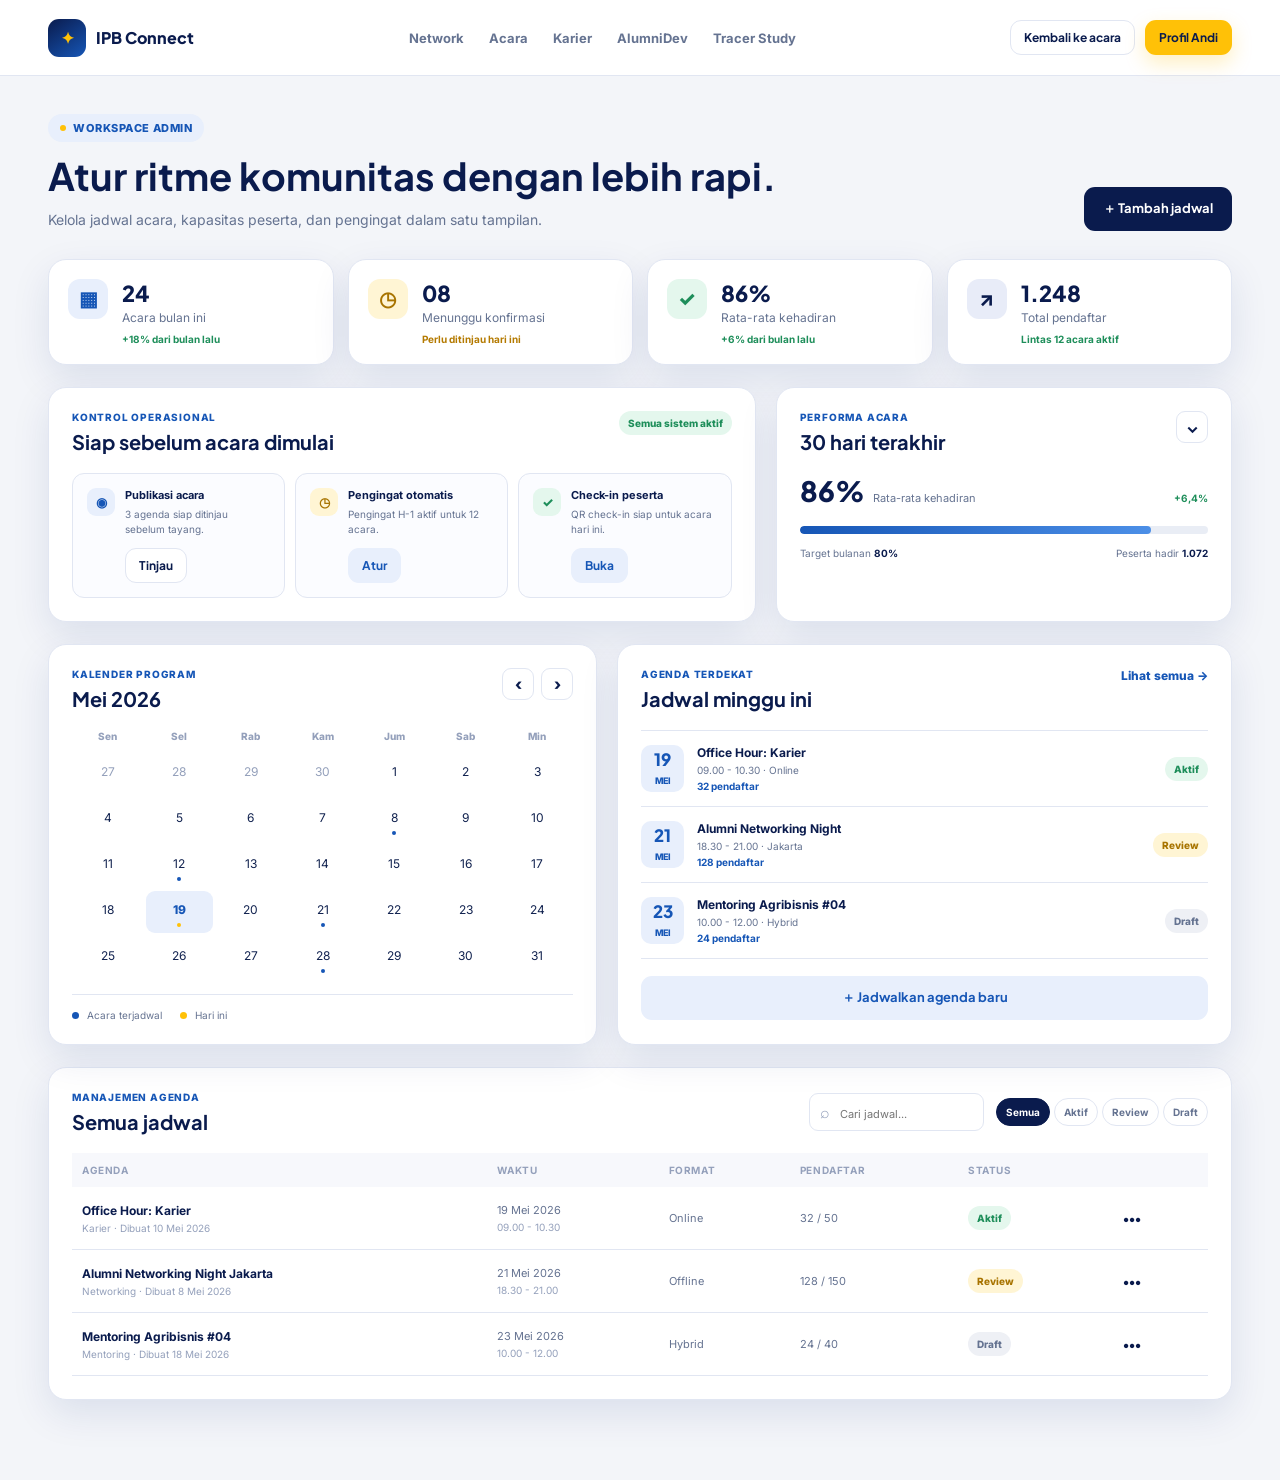
<file: admin.html>
<!DOCTYPE html>
<html lang="id">
<head>
  <meta charset="UTF-8">
  <meta name="viewport" content="width=device-width, initial-scale=1">
  <title>Admin Jadwal | IPB Connect</title>
  <link rel="stylesheet" href="app.css">
</head>
<body>
  <header class="topnav">
    <div class="container admin-nav-inner">
      <a class="brand" href="dashboard.html"><span class="brand-mark">✦</span>IPB Connect</a>
      <nav class="navlinks">
        <a href="network.html">Network</a><a href="events.html">Acara</a><a href="jobs.html">Karier</a><a href="alumnidev.html">AlumniDev</a><a href="tracer.html">Tracer Study</a>
      </nav>
      <div class="nav-actions"><a class="btn btn-outline btn-sm" href="events.html">Kembali ke acara</a><a class="btn btn-gold btn-sm" href="profile.html">Profil Andi</a></div>
    </div>
  </header>

  <main class="page admin-page">
    <div class="container">
      <div class="page-head">
        <div><span class="eyebrow"><i></i> Workspace admin</span><h1>Atur ritme komunitas dengan lebih rapi.</h1><p>Kelola jadwal acara, kapasitas peserta, dan pengingat dalam satu tampilan.</p></div>
        <button class="btn btn-primary" data-modal="schedule-modal">＋ Tambah jadwal</button>
      </div>

      <section class="admin-stats" aria-label="Ringkasan jadwal">
        <article class="admin-stat"><span class="admin-stat-icon blue">▦</span><div><strong>24</strong><span>Acara bulan ini</span><small>+18% dari bulan lalu</small></div></article>
        <article class="admin-stat"><span class="admin-stat-icon gold">◷</span><div><strong>08</strong><span>Menunggu konfirmasi</span><small class="warning-text">Perlu ditinjau hari ini</small></div></article>
        <article class="admin-stat"><span class="admin-stat-icon green">✓</span><div><strong>86%</strong><span>Rata-rata kehadiran</span><small>+6% dari bulan lalu</small></div></article>
        <article class="admin-stat"><span class="admin-stat-icon navy">↗</span><div><strong>1.248</strong><span>Total pendaftar</span><small>Lintas 12 acara aktif</small></div></article>
      </section>

      <section class="admin-operations">
        <div class="admin-panel operation-panel">
          <div class="panel-heading"><div><span class="panel-kicker">Kontrol operasional</span><h2>Siap sebelum acara dimulai</h2></div><span class="status status-live">Semua sistem aktif</span></div>
          <div class="operation-grid">
            <article class="operation-item"><span class="operation-icon">◉</span><div><strong>Publikasi acara</strong><p>3 agenda siap ditinjau sebelum tayang.</p></div><button class="btn btn-outline btn-sm" data-toast="Daftar review dibuka">Tinjau</button></article>
            <article class="operation-item"><span class="operation-icon gold-icon">◷</span><div><strong>Pengingat otomatis</strong><p>Pengingat H-1 aktif untuk 12 acara.</p></div><button class="btn btn-soft btn-sm" data-toast="Pengaturan pengingat dibuka">Atur</button></article>
            <article class="operation-item"><span class="operation-icon green-icon">✓</span><div><strong>Check-in peserta</strong><p>QR check-in siap untuk acara hari ini.</p></div><button class="btn btn-soft btn-sm" data-toast="Check-in acara dibuka">Buka</button></article>
          </div>
        </div>
        <div class="admin-panel performance-panel">
          <div class="panel-heading"><div><span class="panel-kicker">Performa acara</span><h2>30 hari terakhir</h2></div><button class="icon-action" data-toast="Rentang waktu diubah">⌄</button></div>
          <div class="performance-metric"><strong>86%</strong><span>Rata-rata kehadiran</span><b>+6,4%</b></div>
          <div class="progress-track"><span style="width:86%"></span></div>
          <div class="performance-foot"><span>Target bulanan <strong>80%</strong></span><span>Peserta hadir <strong>1.072</strong></span></div>
        </div>
      </section>

      <div class="admin-layout">
        <section class="admin-panel calendar-panel">
          <div class="panel-heading"><div><span class="panel-kicker">Kalender program</span><h2>Mei 2026</h2></div><div class="calendar-actions"><button class="icon-action" data-toast="Bulan sebelumnya">‹</button><button class="icon-action" data-toast="Bulan berikutnya">›</button></div></div>
          <div class="calendar-weekdays"><span>Sen</span><span>Sel</span><span>Rab</span><span>Kam</span><span>Jum</span><span>Sab</span><span>Min</span></div>
          <div class="calendar-grid">
            <span class="calendar-day muted-day">27</span><span class="calendar-day muted-day">28</span><span class="calendar-day muted-day">29</span><span class="calendar-day muted-day">30</span><span class="calendar-day">1</span><span class="calendar-day">2</span><span class="calendar-day">3</span>
            <span class="calendar-day">4</span><span class="calendar-day">5</span><span class="calendar-day">6</span><span class="calendar-day">7</span><span class="calendar-day has-event">8<i></i></span><span class="calendar-day">9</span><span class="calendar-day">10</span>
            <span class="calendar-day">11</span><span class="calendar-day has-event">12<i></i></span><span class="calendar-day">13</span><span class="calendar-day">14</span><span class="calendar-day">15</span><span class="calendar-day">16</span><span class="calendar-day">17</span>
            <span class="calendar-day">18</span><span class="calendar-day today has-event">19<i></i></span><span class="calendar-day">20</span><span class="calendar-day has-event">21<i></i></span><span class="calendar-day">22</span><span class="calendar-day">23</span><span class="calendar-day">24</span>
            <span class="calendar-day">25</span><span class="calendar-day">26</span><span class="calendar-day">27</span><span class="calendar-day has-event">28<i></i></span><span class="calendar-day">29</span><span class="calendar-day">30</span><span class="calendar-day">31</span>
          </div>
          <div class="calendar-legend"><span><i class="dot blue-dot"></i> Acara terjadwal</span><span><i class="dot gold-dot"></i> Hari ini</span></div>
        </section>

        <section class="admin-panel upcoming-panel">
          <div class="panel-heading"><div><span class="panel-kicker">Agenda terdekat</span><h2>Jadwal minggu ini</h2></div><a class="text-link" href="events.html">Lihat semua →</a></div>
          <div class="agenda-list">
            <article class="agenda-item"><div class="agenda-date"><b>19</b><span>MEI</span></div><div class="agenda-copy"><strong>Office Hour: Karier</strong><span>09.00 - 10.30 · Online</span><small>32 pendaftar</small></div><span class="status status-live">Aktif</span></article>
            <article class="agenda-item"><div class="agenda-date"><b>21</b><span>MEI</span></div><div class="agenda-copy"><strong>Alumni Networking Night</strong><span>18.30 - 21.00 · Jakarta</span><small>128 pendaftar</small></div><span class="status status-review">Review</span></article>
            <article class="agenda-item"><div class="agenda-date"><b>23</b><span>MEI</span></div><div class="agenda-copy"><strong>Mentoring Agribisnis #04</strong><span>10.00 - 12.00 · Hybrid</span><small>24 pendaftar</small></div><span class="status status-draft">Draft</span></article>
          </div>
          <button class="btn btn-soft full-btn" data-modal="schedule-modal">＋ Jadwalkan agenda baru</button>
        </section>
      </div>

      <section class="admin-panel schedule-table-panel">
        <div class="panel-heading table-heading"><div><span class="panel-kicker">Manajemen agenda</span><h2>Semua jadwal</h2></div><div class="schedule-tools"><div class="admin-search">⌕ <input placeholder="Cari jadwal..."></div><div class="filterbar compact-filter"><button class="active" data-filter="all">Semua</button><button data-filter="active">Aktif</button><button data-filter="review">Review</button><button data-filter="draft">Draft</button></div></div></div>
        <div class="schedule-table-wrap"><table class="schedule-table"><thead><tr><th>Agenda</th><th>Waktu</th><th>Format</th><th>Pendaftar</th><th>Status</th><th></th></tr></thead><tbody>
          <tr data-category="active"><td><strong>Office Hour: Karier</strong><small>Karier · Dibuat 10 Mei 2026</small></td><td>19 Mei 2026<br><small>09.00 - 10.30</small></td><td>Online</td><td>32 / 50</td><td><span class="status status-live">Aktif</span></td><td><button class="table-more" data-toast="Menu jadwal dibuka">•••</button></td></tr>
          <tr data-category="review"><td><strong>Alumni Networking Night Jakarta</strong><small>Networking · Dibuat 8 Mei 2026</small></td><td>21 Mei 2026<br><small>18.30 - 21.00</small></td><td>Offline</td><td>128 / 150</td><td><span class="status status-review">Review</span></td><td><button class="table-more" data-toast="Menu jadwal dibuka">•••</button></td></tr>
          <tr data-category="draft"><td><strong>Mentoring Agribisnis #04</strong><small>Mentoring · Dibuat 18 Mei 2026</small></td><td>23 Mei 2026<br><small>10.00 - 12.00</small></td><td>Hybrid</td><td>24 / 40</td><td><span class="status status-draft">Draft</span></td><td><button class="table-more" data-toast="Menu jadwal dibuka">•••</button></td></tr>
        </tbody></table></div>
      </section>
    </div>
  </main>

  <div class="modal-backdrop" id="schedule-modal"><div class="modal"><button class="modal-close" data-close-modal>×</button><span class="eyebrow"><i></i> Jadwal baru</span><h2 style="margin-top:14px">Buat agenda komunitas</h2><p style="margin-top:8px">Lengkapi detail dasar, lalu tim dapat meninjau sebelum dipublikasikan.</p><form class="admin-form" data-submit="Jadwal berhasil disimpan sebagai draft."><div class="form-grid"><div class="field"><label>Nama agenda</label><input required placeholder="Contoh: Forum alumni bulanan"></div><div class="field"><label>Kategori</label><select><option>Networking</option><option>Karier</option><option>Mentoring</option><option>Riset</option></select></div><div class="field"><label>Tanggal</label><input required type="date"></div><div class="field"><label>Waktu</label><input required type="time"></div><div class="field"><label>Format</label><select><option>Online</option><option>Offline</option><option>Hybrid</option></select></div><div class="field"><label>Kapasitas</label><input required type="number" min="1" placeholder="50"></div><div class="field full"><label>Catatan untuk peserta</label><textarea rows="3" placeholder="Tambahkan informasi singkat tentang agenda..."></textarea></div></div><div class="modal-actions"><button type="button" class="btn btn-outline" data-close-modal>Batal</button><button class="btn btn-primary">Simpan jadwal</button></div></form></div></div>
  <script src="app.js"></script>
</body>
</html>
</file>
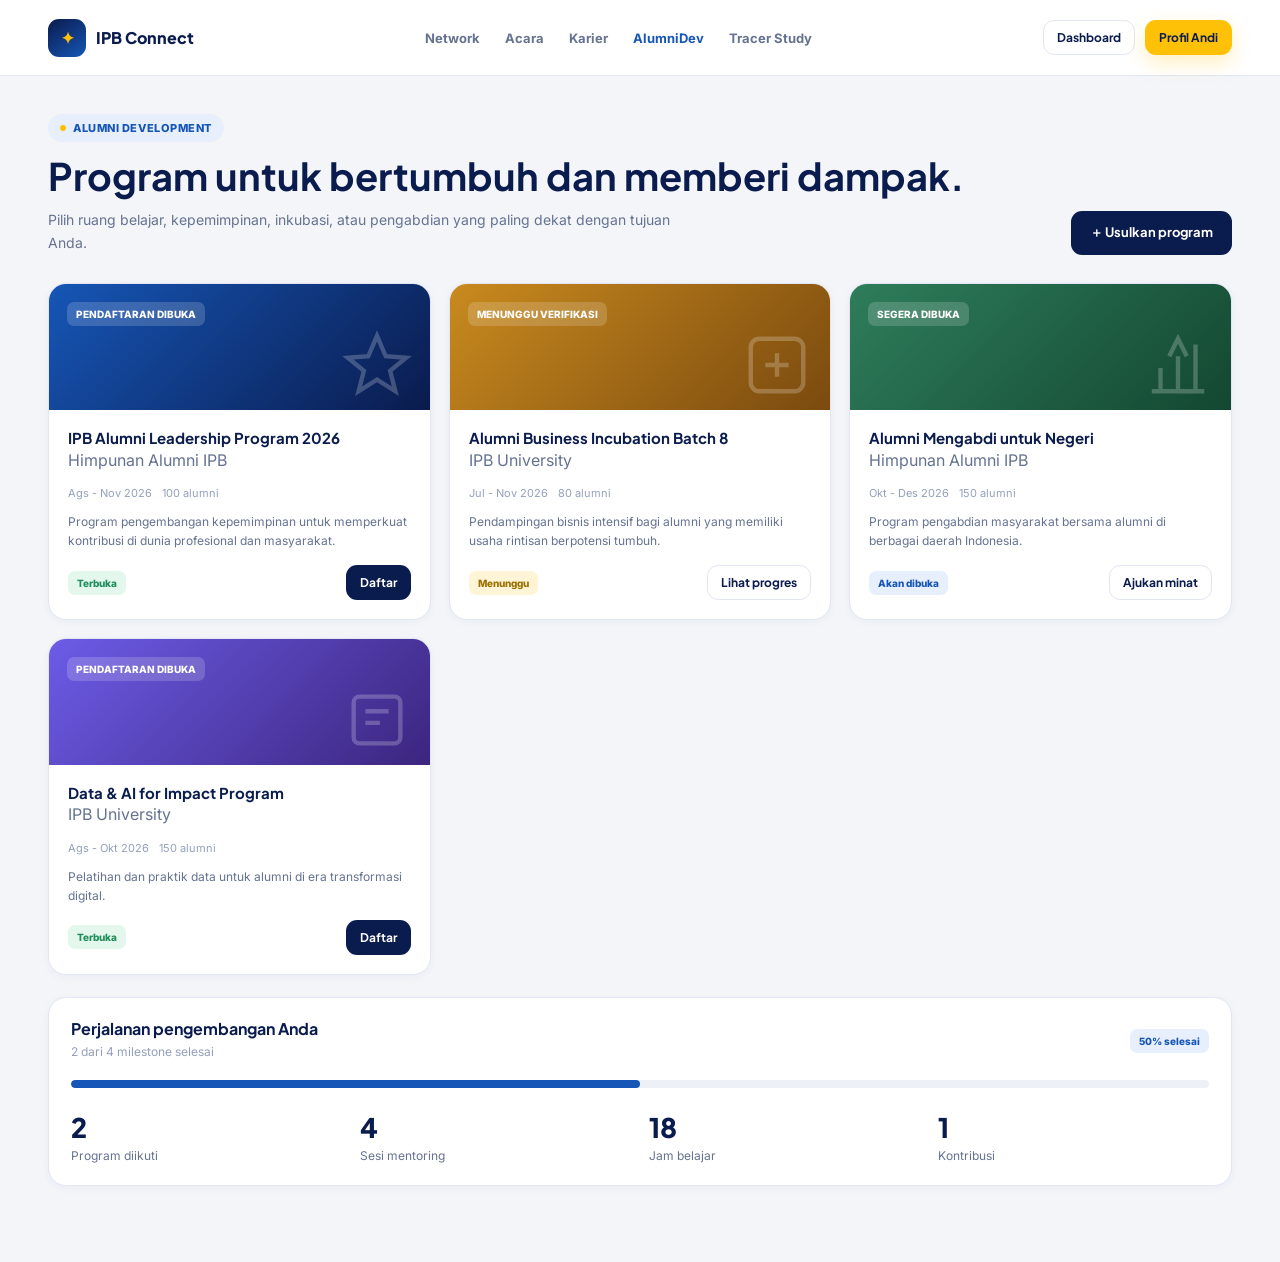
<file: alumnidev.html>
<!DOCTYPE html><html lang="id"><head><meta charset="UTF-8"><meta name="viewport" content="width=device-width, initial-scale=1"><title>AlumniDev | IPB Connect</title><link rel="stylesheet" href="app.css"></head><body><header class="topnav"><div class="container" style="display:flex;justify-content:space-between;width:100%;align-items:center"><a class="brand" href="dashboard.html"><span class="brand-mark">✦</span>IPB Connect</a><nav class="navlinks"><a href="network.html">Network</a><a href="events.html">Acara</a><a href="jobs.html">Karier</a><a class="active" href="alumnidev.html">AlumniDev</a><a href="tracer.html">Tracer Study</a></nav><div class="nav-actions"><a class="btn btn-outline btn-sm" href="dashboard.html">Dashboard</a><a class="btn btn-gold btn-sm" href="profile.html">Profil Andi</a></div></div></header><main class="page"><div class="container"><div class="page-head"><div><span class="eyebrow"><i></i> Alumni Development</span><h1>Program untuk bertumbuh dan memberi dampak.</h1><p>Pilih ruang belajar, kepemimpinan, inkubasi, atau pengabdian yang paling dekat dengan tujuan Anda.</p></div><button class="btn btn-primary" data-modal="suggest-modal">＋ Usulkan program</button></div><div class="grid grid-3"><article class="card program-card" data-category="leadership"><div class="visual"><span class="tag">PENDAFTARAN DIBUKA</span><svg viewBox="0 0 24 24" fill="none" stroke="currentColor" stroke-width="1.5"><path d="M12 2l3 7 7 .5-5.5 4.5 1.8 7L12 17l-6.3 4 1.8-7L2 9.5 9 9z"/></svg></div><div class="card-body"><h3>IPB Alumni Leadership Program 2026</h3><p>Himpunan Alumni IPB</p><div class="meta"><span>Ags - Nov 2026</span><span>100 alumni</span></div><p class="desc">Program pengembangan kepemimpinan untuk memperkuat kontribusi di dunia profesional dan masyarakat.</p><div class="card-foot"><span class="tag green">Terbuka</span><button class="btn btn-primary btn-sm" data-toast="Formulir Leadership Program dibuka.">Daftar</button></div></div></article><article class="card program-card" data-category="business"><div class="visual gold"><span class="tag">MENUNGGU VERIFIKASI</span><svg viewBox="0 0 24 24" fill="none" stroke="currentColor" stroke-width="1.5"><rect x="3" y="3" width="18" height="18" rx="3"/><path d="M8 12h8M12 8v8"/></svg></div><div class="card-body"><h3>Alumni Business Incubation Batch 8</h3><p>IPB University</p><div class="meta"><span>Jul - Nov 2026</span><span>80 alumni</span></div><p class="desc">Pendampingan bisnis intensif bagi alumni yang memiliki usaha rintisan berpotensi tumbuh.</p><div class="card-foot"><span class="tag gold">Menunggu</span><button class="btn btn-outline btn-sm" data-toast="Status pendaftaran Anda sedang diverifikasi.">Lihat progres</button></div></div></article><article class="card program-card" data-category="impact"><div class="visual green"><span class="tag">SEGERA DIBUKA</span><svg viewBox="0 0 24 24" fill="none" stroke="currentColor" stroke-width="1.5"><path d="M12 21V9M6 21V13M18 21V5M3 21h18M9 9l3-6 3 6"/></svg></div><div class="card-body"><h3>Alumni Mengabdi untuk Negeri</h3><p>Himpunan Alumni IPB</p><div class="meta"><span>Okt - Des 2026</span><span>150 alumni</span></div><p class="desc">Program pengabdian masyarakat bersama alumni di berbagai daerah Indonesia.</p><div class="card-foot"><span class="tag">Akan dibuka</span><button class="btn btn-outline btn-sm" data-toast="Minat Anda tercatat. Kami akan mengabari saat dibuka.">Ajukan minat</button></div></div></article><article class="card program-card" data-category="digital"><div class="visual violet"><span class="tag">PENDAFTARAN DIBUKA</span><svg viewBox="0 0 24 24" fill="none" stroke="currentColor" stroke-width="1.5"><rect x="4" y="4" width="16" height="16" rx="2"/><path d="M8 9h8M8 13h5"/></svg></div><div class="card-body"><h3>Data &amp; AI for Impact Program</h3><p>IPB University</p><div class="meta"><span>Ags - Okt 2026</span><span>150 alumni</span></div><p class="desc">Pelatihan dan praktik data untuk alumni di era transformasi digital.</p><div class="card-foot"><span class="tag green">Terbuka</span><button class="btn btn-primary btn-sm" data-toast="Anda masuk ke daftar peserta Data & AI for Impact.">Daftar</button></div></div></article></div><section class="card" style="margin-top:22px"><div class="card-head"><div><h3>Perjalanan pengembangan Anda</h3><p class="muted" style="margin-top:4px">2 dari 4 milestone selesai</p></div><span class="tag">50% selesai</span></div><div class="progress"><span style="width:50%"></span></div><div class="grid grid-4" style="margin-top:22px"><div><div class="metric">2</div><div class="metric-label">Program diikuti</div></div><div><div class="metric">4</div><div class="metric-label">Sesi mentoring</div></div><div><div class="metric">18</div><div class="metric-label">Jam belajar</div></div><div><div class="metric">1</div><div class="metric-label">Kontribusi</div></div></div></section></div></main><div class="modal-backdrop" id="suggest-modal"><div class="modal"><div class="modal-head"><div><h3>Usulkan program</h3><p style="font-size:12px;margin-top:5px">Punya ide program yang relevan untuk alumni?</p></div><button class="modal-close" data-close-modal>×</button></div><form data-submit="Usulan tersimpan. Tim AlumniDev akan menghubungi Anda."><div class="field"><label>Nama program</label><input required placeholder="Nama program atau topik"></div><div class="field" style="margin-top:15px"><label>Deskripsi singkat</label><textarea required placeholder="Ceritakan dampak yang ingin dibuat"></textarea></div><button class="btn btn-primary" style="margin-top:18px;width:100%">Kirim usulan</button></form></div></div><script src="app.js"></script></body></html>
</file>
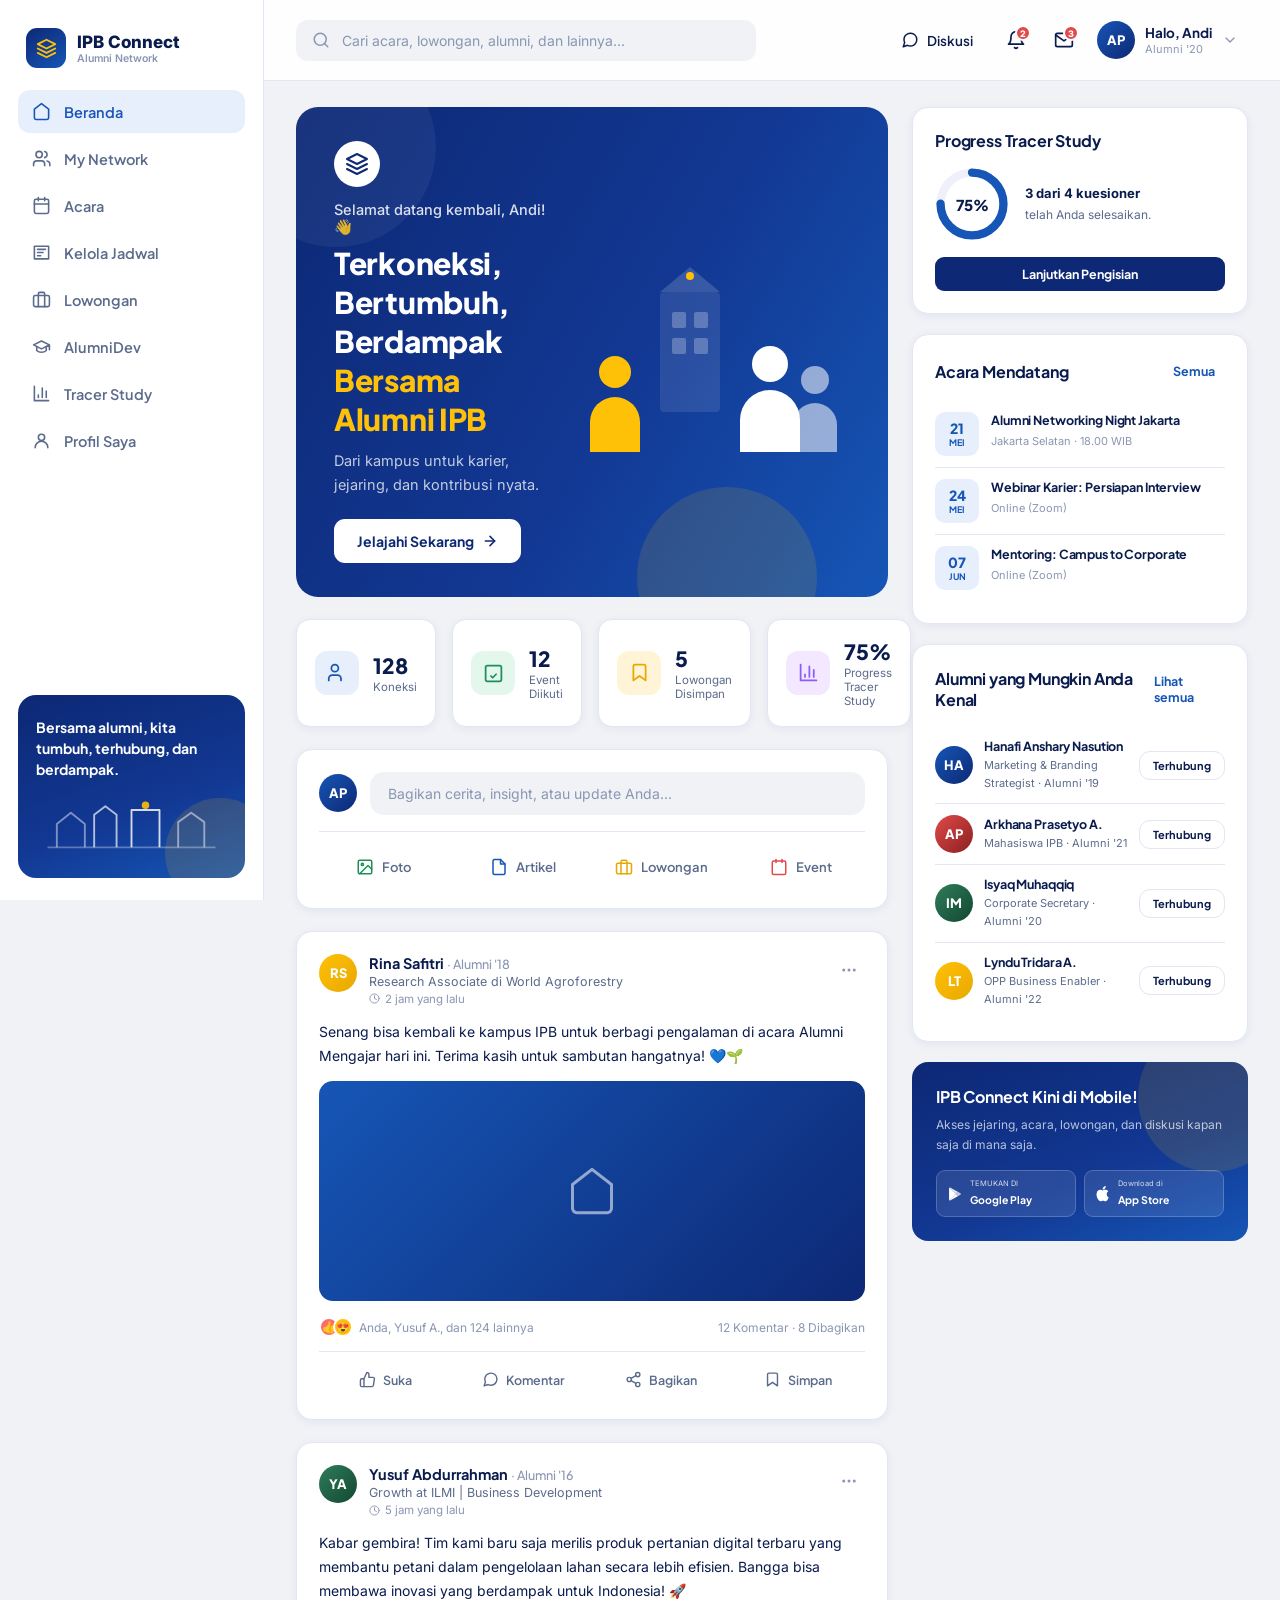
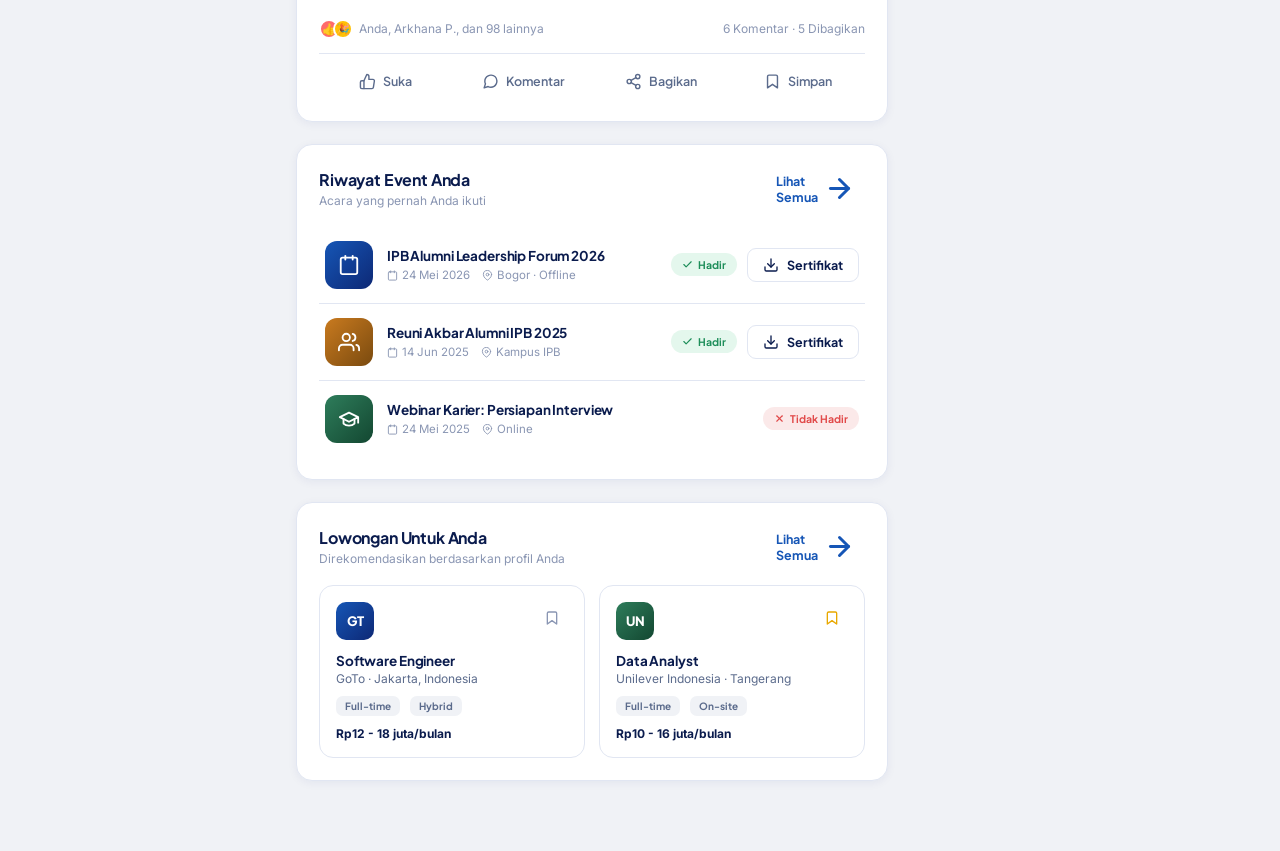
<file: dashboard.html>
<!DOCTYPE html>
<html lang="id">
<head>
<meta charset="UTF-8">
<meta name="viewport" content="width=device-width, initial-scale=1.0">
<title>Beranda | IPB Connect</title>
<meta name="description" content="Dashboard alumni IPB Connect — jejaring, event, lowongan, dan pengembangan diri dalam satu tempat.">
<link rel="preconnect" href="https://fonts.googleapis.com">
<link rel="preconnect" href="https://fonts.gstatic.com" crossorigin>
<link href="https://fonts.googleapis.com/css2?family=Plus+Jakarta+Sans:wght@500;600;700;800&family=Inter:wght@400;500;600;700&display=swap" rel="stylesheet">
<style>
  :root{
    --navy-900:#0A1B4D;
    --navy:#0D2875;
    --navy-700:#123893;
    --blue:#1656B6;
    --blue-100:#E8EFFC;
    --gold:#FFC107;
    --gold-dark:#E8A800;
    --bg:#F0F2F6;
    --white:#FFFFFF;
    --ink:#0A1B4D;
    --muted:#5B6B8C;
    --muted-2:#8A96B3;
    --border:#E1E6F2;
    --green:#1E8E5A;
    --green-100:#E4F7ED;
    --red:#E14A4A;
    --radius-sm:10px;
    --radius-md:16px;
    --radius-lg:22px;
    --shadow-sm:0 2px 10px rgba(13,40,117,0.06);
    --shadow-md:0 12px 28px rgba(13,40,117,0.10);
    --shadow-lg:0 20px 48px rgba(13,40,117,0.14);
    --sidebar-w:264px;
    --rightcol-w:336px;
  }
  *,*::before,*::after{box-sizing:border-box;}
  body{
    margin:0;font-family:'Inter',sans-serif;color:var(--ink);background:var(--bg);
    -webkit-font-smoothing:antialiased;
  }
  h1,h2,h3,h4,h5{font-family:'Plus Jakarta Sans',sans-serif;margin:0;color:var(--navy-900);letter-spacing:-0.01em;}
  p{margin:0;color:var(--muted);line-height:1.65;}
  a{text-decoration:none;color:inherit;}
  ul{list-style:none;margin:0;padding:0;}
  img{max-width:100%;display:block;}
  button{font-family:inherit;cursor:pointer;background:none;border:none;}
  input{font-family:inherit;}

  .btn{
    display:inline-flex;align-items:center;justify-content:center;gap:8px;
    font-family:'Plus Jakarta Sans',sans-serif;font-weight:700;font-size:14px;
    padding:12px 22px;border-radius:11px;border:1.5px solid transparent;cursor:pointer;
    transition:transform .15s ease, box-shadow .15s ease, background .15s ease, color .15s ease, border-color .15s ease;
    white-space:nowrap;
  }
  .btn svg{width:16px;height:16px;flex-shrink:0;}
  .btn-gold{background:var(--gold);color:var(--navy-900);box-shadow:0 8px 20px rgba(255,193,7,0.3);}
  .btn-gold:hover{transform:translateY(-1px);}
  .btn-white{background:#fff;color:var(--navy);}
  .btn-white:hover{transform:translateY(-1px);box-shadow:0 8px 20px rgba(0,0,0,0.12);}
  .btn-outline{background:transparent;border-color:var(--border);color:var(--navy-900);}
  .btn-outline:hover{border-color:var(--blue);color:var(--blue);}
  .btn-navy{background:var(--navy);color:#fff;}
  .btn-navy:hover{background:var(--navy-700);}
  .btn-sm{padding:8px 15px;font-size:12.5px;border-radius:9px;}
  .btn-block{width:100%;}
  .btn-ghost-sm{
    display:inline-flex;align-items:center;gap:6px;font-size:12.5px;font-weight:700;
    font-family:'Plus Jakarta Sans',sans-serif;color:var(--blue);padding:6px 10px;border-radius:8px;
  }
  .btn-ghost-sm:hover{background:var(--blue-100);}
  .btn-connected{background:var(--green-100);color:var(--green);border-color:var(--green-100);}

  .icon-btn{
    width:42px;height:42px;border-radius:12px;display:flex;align-items:center;justify-content:center;
    color:var(--navy-900);position:relative;transition:background .15s ease;flex-shrink:0;
  }
  .icon-btn:hover{background:var(--bg);}
  .icon-btn svg{width:20px;height:20px;}
  .icon-btn .badge-dot{
    position:absolute;top:6px;right:6px;background:var(--red);color:#fff;font-size:9px;font-weight:800;
    width:16px;height:16px;border-radius:50%;display:flex;align-items:center;justify-content:center;
    border:2px solid #fff;
  }

  /* ============ SHELL LAYOUT ============ */
  .app-shell{display:flex;min-height:100vh;}

  /* ---- sidebar ---- */
  .sidebar{
    width:var(--sidebar-w);flex-shrink:0;background:#fff;border-right:1px solid var(--border);
    position:fixed;top:0;left:0;bottom:0;display:flex;flex-direction:column;padding:22px 18px;z-index:80;
    transition:transform .25s ease;
  }
  .sb-brand{display:flex;align-items:center;gap:11px;padding:6px 8px 22px;}
  .sb-mark{
    width:40px;height:40px;border-radius:11px;background:linear-gradient(145deg,var(--navy),var(--blue));
    display:flex;align-items:center;justify-content:center;flex-shrink:0;
  }
  .sb-mark svg{width:21px;height:21px;color:var(--gold);}
  .sb-brand .name{font-weight:800;font-size:17px;color:var(--navy-900);}
  .sb-brand .tag{font-size:10.5px;color:var(--muted-2);font-weight:600;}

  .sb-nav{display:flex;flex-direction:column;gap:4px;}
  .sb-link{
    display:flex;align-items:center;gap:13px;padding:12px 14px;border-radius:12px;
    font-family:'Plus Jakarta Sans',sans-serif;font-weight:600;font-size:14.5px;color:var(--muted);
    transition:background .15s ease,color .15s ease;
  }
  .sb-link svg{width:19px;height:19px;flex-shrink:0;}
  .sb-link:hover{background:var(--bg);color:var(--navy-900);}
  .sb-link.active{background:var(--blue-100);color:var(--blue);}
  .sb-link.active svg{color:var(--blue);}

  .sb-bottom-card{
    margin-top:auto;border-radius:18px;padding:22px 18px;color:#fff;
    background:linear-gradient(160deg,var(--navy) 0%,var(--navy-700) 60%,var(--blue) 100%);
    position:relative;overflow:hidden;
  }
  .sb-bottom-card::after{
    content:'';position:absolute;right:-30px;bottom:-30px;width:110px;height:110px;border-radius:50%;
    background:rgba(255,193,7,0.14);
  }
  .sb-bottom-card p{color:#fff;font-family:'Plus Jakarta Sans',sans-serif;font-weight:700;font-size:14px;line-height:1.5;position:relative;z-index:1;}
  .sb-bottom-card svg{width:100%;height:56px;margin-top:16px;opacity:0.9;position:relative;z-index:1;}

  .sb-close{display:none;}

  /* ---- main wrap ---- */
  .main-wrap{margin-left:var(--sidebar-w);flex:1;min-width:0;display:flex;flex-direction:column;}

  /* ---- topbar ---- */
  .topbar{
    position:sticky;top:0;z-index:70;background:rgba(255,255,255,0.92);backdrop-filter:blur(12px);
    border-bottom:1px solid var(--border);
  }
  .topbar-inner{display:flex;align-items:center;justify-content:space-between;gap:20px;padding:15px 32px;}
  .sb-toggle{display:none;}
  .search-box{
    flex:1;max-width:460px;display:flex;align-items:center;gap:10px;background:var(--bg);
    border-radius:12px;padding:11px 16px;
  }
  .search-box svg{width:18px;height:18px;color:var(--muted-2);flex-shrink:0;}
  .search-box input{border:none;background:none;outline:none;font-size:14px;color:var(--ink);width:100%;}
  .search-box input::placeholder{color:var(--muted-2);}

  .topbar-actions{display:flex;align-items:center;gap:6px;}
  .discuss-btn{
    display:flex;align-items:center;gap:8px;padding:10px 16px;border-radius:11px;
    font-family:'Plus Jakarta Sans',sans-serif;font-weight:600;font-size:13.5px;color:var(--navy-900);
  }
  .discuss-btn:hover{background:var(--bg);}
  .discuss-btn svg{width:18px;height:18px;}

  .profile-cluster{display:flex;align-items:center;gap:10px;padding:6px 10px 6px 6px;border-radius:14px;cursor:pointer;position:relative;}
  .profile-cluster:hover{background:var(--bg);}
  .avatar-circle{
    width:38px;height:38px;border-radius:50%;flex-shrink:0;display:flex;align-items:center;justify-content:center;
    font-family:'Plus Jakarta Sans',sans-serif;font-weight:800;font-size:13px;color:#fff;
    background:linear-gradient(135deg,var(--blue),var(--navy));
  }
  .profile-cluster .who{line-height:1.3;}
  .profile-cluster .who .h{font-family:'Plus Jakarta Sans',sans-serif;font-weight:700;font-size:13.5px;color:var(--navy-900);}
  .profile-cluster .who .s{font-size:11px;color:var(--muted-2);}
  .profile-cluster > svg{width:16px;height:16px;color:var(--muted-2);}

  /* ---- dropdowns ---- */
  .dropdown{position:relative;}
  .dropdown-panel{
    position:absolute;top:calc(100% + 10px);right:0;background:#fff;border-radius:14px;
    box-shadow:var(--shadow-lg);border:1px solid var(--border);width:300px;
    opacity:0;visibility:hidden;transform:translateY(-8px);transition:all .18s ease;z-index:90;
    overflow:hidden;
  }
  .dropdown-panel.open{opacity:1;visibility:visible;transform:translateY(0);}
  .dropdown-panel.menu{width:200px;padding:8px;}
  .dropdown-panel .dd-head{padding:14px 16px;border-bottom:1px solid var(--border);font-family:'Plus Jakarta Sans',sans-serif;font-weight:700;font-size:13.5px;}
  .dd-item{display:flex;gap:12px;padding:13px 16px;border-bottom:1px solid var(--border);}
  .dd-item:last-child{border-bottom:none;}
  .dd-item .ic{width:34px;height:34px;border-radius:9px;background:var(--blue-100);color:var(--blue);display:flex;align-items:center;justify-content:center;flex-shrink:0;}
  .dd-item .ic svg{width:16px;height:16px;}
  .dd-item .tt{font-size:12.5px;font-weight:600;color:var(--navy-900);line-height:1.4;}
  .dd-item .tm{font-size:10.5px;color:var(--muted-2);margin-top:3px;}
  .menu-link{
    display:flex;align-items:center;gap:11px;padding:11px 12px;border-radius:9px;font-size:13.5px;font-weight:600;color:var(--navy-900);
  }
  .menu-link svg{width:17px;height:17px;color:var(--muted-2);}
  .menu-link:hover{background:var(--bg);}
  .menu-link.danger{color:var(--red);}
  .menu-link.danger svg{color:var(--red);}
  .menu-sep{height:1px;background:var(--border);margin:6px 4px;}

  /* ---- content area ---- */
  .content-area{padding:26px 32px 70px;max-width:1400px;}
  .tab-panel{display:none;}
  .tab-panel.active{display:block;animation:fadeIn .35s ease;}
  @keyframes fadeIn{from{opacity:0;transform:translateY(6px);}to{opacity:1;transform:translateY(0);}}

  .dash-grid{display:grid;grid-template-columns:1fr var(--rightcol-w);gap:24px;align-items:start;}
  .feed-col{display:flex;flex-direction:column;gap:22px;min-width:0;}
  .side-col{display:flex;flex-direction:column;gap:20px;position:sticky;top:90px;}

  /* ---- generic panel card ---- */
  .panel-card{background:#fff;border-radius:var(--radius-md);border:1px solid var(--border);box-shadow:var(--shadow-sm);padding:22px;}
  .panel-header{display:flex;align-items:center;justify-content:between;justify-content:space-between;margin-bottom:16px;}
  .panel-header h3{font-size:16px;font-weight:700;}
  .panel-header .sub{font-size:12px;color:var(--muted-2);margin-top:3px;}

  /* ============ HERO BANNER ============ */
  .hero-banner{
    background:linear-gradient(120deg,var(--navy) 0%, var(--navy-700) 55%, var(--blue) 100%);
    border-radius:var(--radius-lg);padding:34px 38px;display:flex;align-items:center;justify-content:space-between;gap:24px;
    position:relative;overflow:hidden;
  }
  .hero-banner::before{content:'';position:absolute;left:-60px;top:-60px;width:200px;height:200px;border-radius:50%;background:rgba(255,255,255,0.05);}
  .hero-banner::after{content:'';position:absolute;right:12%;bottom:-70px;width:180px;height:180px;border-radius:50%;background:rgba(255,193,7,0.12);}
  .hb-copy{position:relative;z-index:1;max-width:530px;}
  .hb-logo{width:46px;height:46px;border-radius:50%;background:#fff;display:flex;align-items:center;justify-content:center;margin-bottom:14px;}
  .hb-logo svg{width:24px;height:24px;color:var(--navy);}
  .hb-greet{color:rgba(255,255,255,0.85);font-size:14.5px;font-weight:500;}
  .hero-banner h2{color:#fff;font-size:clamp(22px,2.6vw,30px);font-weight:800;margin-top:8px;line-height:1.3;}
  .hero-banner h2 .gold{color:var(--gold);}
  .hb-sub{color:rgba(255,255,255,0.75);margin-top:10px;font-size:14.5px;}
  .hero-banner .btn{margin-top:22px;}
  .hb-art{position:relative;z-index:1;flex-shrink:0;width:280px;display:flex;justify-content:center;}

  /* ============ STATS ROW ============ */
  .stats-row{display:grid;grid-template-columns:repeat(4,1fr);gap:16px;}
  .stat-card{
    background:#fff;border-radius:14px;border:1px solid var(--border);box-shadow:var(--shadow-sm);
    padding:18px;display:flex;align-items:center;gap:14px;transition:transform .18s ease, box-shadow .18s ease;cursor:default;
  }
  .stat-card:hover{transform:translateY(-3px);box-shadow:var(--shadow-md);}
  .stat-card .ic{width:44px;height:44px;border-radius:12px;display:flex;align-items:center;justify-content:center;flex-shrink:0;}
  .stat-card .ic svg{width:21px;height:21px;}
  .stat-card .num{font-family:'Plus Jakarta Sans',sans-serif;font-weight:800;font-size:21px;color:var(--navy-900);}
  .stat-card .label{font-size:11.5px;color:var(--muted);margin-top:1px;}

  /* ============ COMPOSER ============ */
  .composer .composer-top{display:flex;align-items:center;gap:13px;}
  .composer-input{
    flex:1;background:var(--bg);border-radius:14px;padding:13px 18px;font-size:14px;color:var(--muted-2);
  }
  .composer-actions{display:flex;gap:10px;margin-top:16px;padding-top:16px;border-top:1px solid var(--border);}
  .composer-btn{
    flex:1;display:flex;align-items:center;justify-content:center;gap:8px;padding:10px;border-radius:10px;
    font-family:'Plus Jakarta Sans',sans-serif;font-weight:600;font-size:13px;color:var(--muted);
  }
  .composer-btn:hover{background:var(--bg);}
  .composer-btn svg{width:18px;height:18px;}
  .composer-btn.c-photo svg{color:var(--green);}
  .composer-btn.c-article svg{color:var(--blue);}
  .composer-btn.c-job svg{color:var(--gold-dark);}
  .composer-btn.c-event svg{color:var(--red);}

  /* ============ POSTS ============ */
  .post-card{background:#fff;border-radius:var(--radius-md);border:1px solid var(--border);box-shadow:var(--shadow-sm);padding:22px;}
  .post-head{display:flex;align-items:flex-start;justify-content:space-between;}
  .post-who{display:flex;gap:12px;}
  .post-who .lines .nm{font-family:'Plus Jakarta Sans',sans-serif;font-weight:700;font-size:14.5px;color:var(--navy-900);}
  .post-who .lines .nm span{color:var(--muted-2);font-weight:500;font-size:12.5px;}
  .post-who .lines .role{font-size:12.5px;color:var(--muted);margin-top:2px;}
  .post-who .lines .time{font-size:11.5px;color:var(--muted-2);margin-top:3px;display:flex;align-items:center;gap:5px;}
  .post-who .lines .time svg{width:11px;height:11px;}
  .post-menu-btn{width:32px;height:32px;border-radius:8px;display:flex;align-items:center;justify-content:center;color:var(--muted-2);}
  .post-menu-btn:hover{background:var(--bg);}
  .post-menu-btn svg{width:18px;height:18px;}
  .post-body-text{margin-top:14px;font-size:14px;color:var(--ink);line-height:1.7;}
  .post-image{margin-top:14px;border-radius:14px;overflow:hidden;height:220px;position:relative;}
  .post-image svg{width:52px;height:52px;color:rgba(255,255,255,0.55);position:absolute;top:50%;left:50%;transform:translate(-50%,-50%);}
  .post-reaction-row{display:flex;align-items:center;justify-content:space-between;margin-top:16px;font-size:12px;color:var(--muted-2);}
  .reaction-chips{display:flex;align-items:center;gap:6px;}
  .reaction-chips .chip-icons{display:flex;}
  .reaction-chips .chip-icons span{
    width:20px;height:20px;border-radius:50%;display:flex;align-items:center;justify-content:center;font-size:11px;
    border:2px solid #fff;margin-left:-6px;
  }
  .reaction-chips .chip-icons span:first-child{margin-left:0;background:#FF6B6B;}
  .reaction-chips .chip-icons span:nth-child(2){background:var(--gold);}
  .post-actions{display:flex;border-top:1px solid var(--border);margin-top:14px;padding-top:10px;gap:4px;}
  .post-action-btn{
    flex:1;display:flex;align-items:center;justify-content:center;gap:7px;padding:9px;border-radius:9px;
    font-family:'Plus Jakarta Sans',sans-serif;font-weight:600;font-size:12.5px;color:var(--muted);
  }
  .post-action-btn svg{width:17px;height:17px;}
  .post-action-btn:hover{background:var(--bg);}
  .post-action-btn.liked{color:var(--blue);}
  .post-action-btn.saved{color:var(--gold-dark);}

  /* ============ EVENT HISTORY ============ */
  .history-row{
    display:flex;align-items:center;gap:14px;padding:14px 6px;border-bottom:1px solid var(--border);
  }
  .history-row:last-child{border-bottom:none;}
  .history-thumb{
    width:48px;height:48px;border-radius:12px;flex-shrink:0;display:flex;align-items:center;justify-content:center;color:#fff;
  }
  .history-thumb svg{width:22px;height:22px;}
  .history-info{flex:1;min-width:0;}
  .history-info h5{font-size:13.5px;font-weight:700;color:var(--navy-900);}
  .history-info .meta{font-size:11.5px;color:var(--muted-2);margin-top:4px;display:flex;gap:12px;flex-wrap:wrap;}
  .history-info .meta span{display:flex;align-items:center;gap:4px;}
  .history-info .meta svg{width:11px;height:11px;}
  .history-right{display:flex;align-items:center;gap:10px;flex-shrink:0;}
  .status-badge{
    font-size:10.5px;font-weight:700;padding:5px 11px;border-radius:999px;font-family:'Plus Jakarta Sans',sans-serif;
    display:flex;align-items:center;gap:5px;white-space:nowrap;
  }
  .status-badge svg{width:11px;height:11px;}
  .status-badge.hadir{background:var(--green-100);color:var(--green);}
  .status-badge.absen{background:#FBE9E9;color:var(--red);}
  .status-badge.upcoming{background:var(--blue-100);color:var(--blue);}

  /* ============ MINI JOB CARDS ============ */
  .job-row-scroll{display:grid;grid-template-columns:repeat(2,1fr);gap:14px;}
  .job-mini{border:1px solid var(--border);border-radius:14px;padding:16px;transition:box-shadow .15s ease, transform .15s ease;}
  .job-mini:hover{box-shadow:var(--shadow-md);transform:translateY(-2px);}
  .job-mini-top{display:flex;justify-content:space-between;align-items:flex-start;}
  .company-badge{width:38px;height:38px;border-radius:10px;display:flex;align-items:center;justify-content:center;color:#fff;font-family:'Plus Jakarta Sans',sans-serif;font-weight:800;font-size:13px;flex-shrink:0;}
  .job-mini h5{font-size:13.5px;font-weight:700;margin-top:12px;}
  .job-mini .co{font-size:12px;color:var(--muted);margin-top:2px;}
  .job-mini .meta-row{display:flex;gap:10px;margin-top:10px;flex-wrap:wrap;}
  .job-tag{font-size:10px;font-weight:700;background:var(--bg);color:var(--muted);padding:4px 9px;border-radius:7px;font-family:'Plus Jakarta Sans',sans-serif;}
  .job-mini .salary{font-size:12px;font-weight:700;color:var(--navy-900);margin-top:10px;}
  .bookmark-btn{width:32px;height:32px;border-radius:8px;display:flex;align-items:center;justify-content:center;color:var(--muted-2);flex-shrink:0;}
  .bookmark-btn:hover{background:var(--bg);}
  .bookmark-btn svg{width:16px;height:16px;}
  .bookmark-btn.saved{color:var(--gold-dark);}

  /* ============ RIGHT SIDEBAR WIDGETS ============ */
  .progress-ring-wrap{display:flex;align-items:center;gap:16px;}
  .progress-ring{position:relative;width:74px;height:74px;flex-shrink:0;}
  .progress-ring svg{width:100%;height:100%;transform:rotate(-90deg);}
  .progress-ring .pct{position:absolute;inset:0;display:flex;align-items:center;justify-content:center;font-family:'Plus Jakarta Sans',sans-serif;font-weight:800;font-size:15px;color:var(--navy-900);}
  .progress-detail p{font-size:12px;}
  .progress-detail .strong{font-weight:700;color:var(--navy-900);font-size:13px;}

  .upcoming-item{display:flex;gap:12px;padding:11px 0;border-bottom:1px solid var(--border);}
  .upcoming-item:last-child{border-bottom:none;}
  .date-box{
    width:44px;height:44px;border-radius:10px;background:var(--blue-100);color:var(--blue);flex-shrink:0;
    display:flex;flex-direction:column;align-items:center;justify-content:center;font-family:'Plus Jakarta Sans',sans-serif;
  }
  .date-box .d{font-weight:800;font-size:14px;line-height:1;}
  .date-box .m{font-size:9px;font-weight:700;text-transform:uppercase;margin-top:2px;}
  .upcoming-item h5{font-size:12.5px;font-weight:700;line-height:1.4;}
  .upcoming-item .t{font-size:11px;color:var(--muted-2);margin-top:4px;}

  .know-item{display:flex;align-items:center;gap:11px;padding:11px 0;border-bottom:1px solid var(--border);}
  .know-item:last-child{border-bottom:none;}
  .know-item .info{flex:1;min-width:0;}
  .know-item h5{font-size:12.5px;font-weight:700;}
  .know-item p{font-size:11px;margin-top:2px;}
  .know-item .btn{padding:7px 13px;font-size:11px;}

  .mobile-promo-card{
    background:linear-gradient(160deg,var(--navy) 0%,var(--navy-700) 60%,var(--blue) 100%);
    border-radius:var(--radius-md);padding:24px;color:#fff;position:relative;overflow:hidden;
  }
  .mobile-promo-card::after{content:'';position:absolute;right:-40px;top:-40px;width:150px;height:150px;border-radius:50%;background:rgba(255,193,7,0.12);}
  .mobile-promo-card h4{color:#fff;font-size:16px;position:relative;z-index:1;}
  .mobile-promo-card p{color:rgba(255,255,255,0.7);font-size:12px;margin-top:8px;position:relative;z-index:1;}
  .mp-badges{display:flex;gap:8px;margin-top:16px;position:relative;z-index:1;}
  .mp-badge{
    flex:1;display:flex;align-items:center;gap:7px;background:rgba(255,255,255,0.1);border:1px solid rgba(255,255,255,0.2);
    border-radius:9px;padding:8px 10px;
  }
  .mp-badge svg{width:16px;height:16px;flex-shrink:0;}
  .mp-badge .s1{font-size:7.5px;opacity:0.8;display:block;}
  .mp-badge .s2{font-size:10.5px;font-weight:700;font-family:'Plus Jakarta Sans',sans-serif;}

  /* ============ SECTION HEADER (non-beranda tabs) ============ */
  .page-head{margin-bottom:22px;}
  .page-head h2{font-size:24px;font-weight:800;}
  .page-head p{margin-top:6px;font-size:13.5px;}
  .page-head-row{display:flex;justify-content:space-between;align-items:flex-end;gap:20px;flex-wrap:wrap;margin-bottom:22px;}

  .filter-chip-row{display:flex;gap:9px;flex-wrap:wrap;margin-bottom:22px;}
  .chip{
    font-family:'Plus Jakarta Sans',sans-serif;font-weight:600;font-size:12.5px;padding:9px 16px;border-radius:999px;
    border:1px solid var(--border);color:var(--muted);
  }
  .chip.active{background:var(--navy);color:#fff;border-color:var(--navy);}

  /* mini stat pill row (network / tracer) */
  .pill-stats{display:grid;grid-template-columns:repeat(4,1fr);gap:14px;margin-bottom:24px;}
  .pill-stat{background:#fff;border:1px solid var(--border);border-radius:14px;padding:16px 18px;box-shadow:var(--shadow-sm);}
  .pill-stat .n{font-family:'Plus Jakarta Sans',sans-serif;font-weight:800;font-size:22px;color:var(--navy-900);}
  .pill-stat .l{font-size:11.5px;color:var(--muted);margin-top:3px;}

  /* network grid */
  .network-grid{display:grid;grid-template-columns:repeat(4,1fr);gap:16px;}
  .network-card{background:#fff;border:1px solid var(--border);border-radius:16px;padding:20px;text-align:center;box-shadow:var(--shadow-sm);transition:transform .15s ease;}
  .network-card:hover{transform:translateY(-4px);box-shadow:var(--shadow-md);}
  .network-card .av{width:64px;height:64px;border-radius:50%;margin:0 auto 12px;display:flex;align-items:center;justify-content:center;color:#fff;font-family:'Plus Jakarta Sans',sans-serif;font-weight:800;font-size:18px;}
  .network-card h5{font-size:13.5px;font-weight:700;}
  .network-card .role{font-size:11px;color:var(--muted);margin-top:5px;min-height:28px;}
  .network-card .mutual{font-size:10.5px;color:var(--muted-2);margin-top:6px;}
  .network-card .btn{width:100%;margin-top:12px;}

  /* event cards grid (acara tab) reused style */
  .card-grid3{display:grid;grid-template-columns:repeat(3,1fr);gap:20px;}
  .evt-card{border-radius:16px;overflow:hidden;border:1px solid var(--border);background:#fff;box-shadow:var(--shadow-sm);transition:transform .15s ease;}
  .evt-card:hover{transform:translateY(-4px);box-shadow:var(--shadow-md);}
  .evt-thumb{height:120px;position:relative;display:flex;align-items:flex-end;padding:14px;}
  .evt-thumb svg{width:36px;height:36px;color:rgba(255,255,255,0.35);position:absolute;right:14px;bottom:12px;}
  .evt-tag{background:rgba(255,255,255,0.18);color:#fff;font-size:10px;font-weight:700;padding:4px 11px;border-radius:999px;font-family:'Plus Jakarta Sans',sans-serif;}
  .evt-body{padding:17px;}
  .evt-body h4{font-size:14.5px;font-weight:700;line-height:1.4;}
  .evt-meta{display:flex;flex-direction:column;gap:5px;margin-top:10px;}
  .evt-meta .row{display:flex;align-items:center;gap:7px;font-size:11.5px;color:var(--muted);}
  .evt-meta .row svg{width:12px;height:12px;color:var(--muted-2);}
  .evt-footer{display:flex;justify-content:space-between;align-items:center;margin-top:14px;padding-top:12px;border-top:1px solid var(--border);}

  /* alumnidev program cards */
  .program-card{border-radius:16px;border:1px solid var(--border);background:#fff;overflow:hidden;box-shadow:var(--shadow-sm);transition:transform .15s ease;}
  .program-card:hover{transform:translateY(-4px);box-shadow:var(--shadow-md);}
  .program-top{height:8px;}
  .program-body{padding:19px;}
  .program-status{font-size:10px;font-weight:700;padding:4px 10px;border-radius:999px;font-family:'Plus Jakarta Sans',sans-serif;display:inline-block;margin-bottom:12px;}
  .program-body h4{font-size:14.5px;font-weight:700;}
  .program-body .org{font-size:11.5px;color:var(--muted-2);margin-top:4px;}
  .program-body p.desc{font-size:12.5px;margin-top:10px;line-height:1.6;}
  .program-meta{display:flex;gap:14px;margin-top:14px;padding-top:14px;border-top:1px solid var(--border);font-size:11px;color:var(--muted-2);}
  .program-meta span{display:flex;align-items:center;gap:5px;}
  .program-meta svg{width:12px;height:12px;}
  .program-body .btn{margin-top:16px;}

  /* tracer study */
  .tracer-overview{display:flex;align-items:center;gap:28px;}
  .tracer-ring{position:relative;width:110px;height:110px;flex-shrink:0;}
  .tracer-ring svg{width:100%;height:100%;transform:rotate(-90deg);}
  .tracer-ring .pct{position:absolute;inset:0;display:flex;flex-direction:column;align-items:center;justify-content:center;}
  .tracer-ring .pct .n{font-family:'Plus Jakarta Sans',sans-serif;font-weight:800;font-size:22px;color:var(--navy-900);}
  .tracer-ring .pct .l{font-size:9px;color:var(--muted-2);}
  .tracer-item{display:flex;align-items:center;gap:14px;padding:15px 0;border-bottom:1px solid var(--border);}
  .tracer-item:last-child{border-bottom:none;}
  .tracer-item .ic{width:40px;height:40px;border-radius:11px;display:flex;align-items:center;justify-content:center;flex-shrink:0;}
  .tracer-item .ic svg{width:19px;height:19px;}
  .tracer-item .info{flex:1;}
  .tracer-item h5{font-size:13.5px;font-weight:700;}
  .tracer-item .d{font-size:11px;color:var(--muted-2);margin-top:3px;}

  /* profile */
  .profile-cover{
    height:130px;border-radius:var(--radius-lg) var(--radius-lg) 0 0;
    background:linear-gradient(120deg,var(--navy),var(--blue));position:relative;
  }
  .profile-card-main{background:#fff;border-radius:var(--radius-lg);border:1px solid var(--border);box-shadow:var(--shadow-sm);overflow:hidden;}
  .profile-card-body{padding:0 28px 26px;position:relative;}
  .profile-avatar-lg{
    width:104px;height:104px;border-radius:50%;border:5px solid #fff;margin-top:-52px;
    background:linear-gradient(135deg,var(--blue),var(--navy));display:flex;align-items:center;justify-content:center;
    color:#fff;font-family:'Plus Jakarta Sans',sans-serif;font-weight:800;font-size:30px;box-shadow:var(--shadow-md);
  }
  .profile-name-row{display:flex;justify-content:space-between;align-items:flex-start;margin-top:16px;flex-wrap:wrap;gap:14px;}
  .profile-name-row h2{font-size:21px;}
  .profile-name-row .role{font-size:13.5px;color:var(--muted);margin-top:5px;}
  .profile-name-row .loc{font-size:12px;color:var(--muted-2);margin-top:5px;display:flex;align-items:center;gap:5px;}
  .profile-name-row .loc svg{width:13px;height:13px;}
  .profile-stats-row{display:flex;gap:30px;margin-top:20px;padding-top:20px;border-top:1px solid var(--border);flex-wrap:wrap;}
  .profile-stats-row div .n{font-family:'Plus Jakarta Sans',sans-serif;font-weight:800;font-size:18px;color:var(--navy-900);}
  .profile-stats-row div .l{font-size:11px;color:var(--muted-2);margin-top:2px;}

  .tag-chip{display:inline-block;font-size:12px;font-weight:600;background:var(--blue-100);color:var(--blue);padding:7px 14px;border-radius:9px;margin:0 8px 8px 0;font-family:'Plus Jakarta Sans',sans-serif;}

  /* ============ RESPONSIVE ============ */
  @media (max-width:1180px){
    .dash-grid{grid-template-columns:1fr;}
    .side-col{position:static;}
    .network-grid{grid-template-columns:repeat(3,1fr);}
    .card-grid3{grid-template-columns:repeat(2,1fr);}
    .job-row-scroll{grid-template-columns:1fr;}
  }
  @media (max-width:900px){
    .sidebar{transform:translateX(-100%);box-shadow:var(--shadow-lg);}
    .sidebar.open{transform:translateX(0);}
    .main-wrap{margin-left:0;}
    .sb-toggle{display:flex;}
    .sb-close{display:flex;position:absolute;top:20px;right:18px;width:34px;height:34px;border-radius:9px;background:var(--bg);align-items:center;justify-content:center;}
    .sb-close svg{width:17px;height:17px;}
    .sidebar-overlay{display:none;position:fixed;inset:0;background:rgba(10,27,77,0.4);z-index:75;}
    .sidebar-overlay.show{display:block;}
    .search-box{display:none;}
    .hero-banner{flex-direction:column;text-align:center;}
    .hb-copy{max-width:100%;}
    .hero-banner .btn{margin-left:auto;margin-right:auto;}
    .hb-art{width:200px;}
    .stats-row{grid-template-columns:repeat(2,1fr);}
    .network-grid{grid-template-columns:repeat(2,1fr);}
    .card-grid3{grid-template-columns:1fr;}
    .pill-stats{grid-template-columns:repeat(2,1fr);}
    .tracer-overview{flex-direction:column;text-align:center;}
  }
  @media (max-width:640px){
    .topbar-inner{padding:13px 16px;}
    .content-area{padding:18px 16px 60px;}
    .stats-row{grid-template-columns:1fr 1fr;}
    .job-mini-top{flex-wrap:wrap;}
    .discuss-btn span{display:none;}
    .profile-cluster .who{display:none;}
    .profile-name-row{flex-direction:column;}
  }
</style>
</head>
<body>

<div class="app-shell">

  <!-- ============ SIDEBAR ============ -->
  <div class="sidebar-overlay" id="sidebarOverlay"></div>
  <aside class="sidebar" id="sidebar">
    <button class="sb-close" id="sbClose"><svg viewBox="0 0 24 24" fill="none" stroke="currentColor" stroke-width="2" stroke-linecap="round" stroke-linejoin="round"><line x1="18" y1="6" x2="6" y2="18"/><line x1="6" y1="6" x2="18" y2="18"/></svg></button>
    <a href="index.html" class="sb-brand">
      <div class="sb-mark"><svg viewBox="0 0 24 24" fill="none" stroke="currentColor" stroke-width="2" stroke-linecap="round" stroke-linejoin="round"><path d="M12 2L2 7l10 5 10-5-10-5z"/><path d="M2 17l10 5 10-5"/><path d="M2 12l10 5 10-5"/></svg></div>
      <div><div class="name">IPB Connect</div><div class="tag">Alumni Network</div></div>
    </a>

    <nav class="sb-nav">
      <a href="#" class="sb-link active" data-tab="beranda">
        <svg viewBox="0 0 24 24" fill="none" stroke="currentColor" stroke-width="2" stroke-linecap="round" stroke-linejoin="round"><path d="M3 9l9-7 9 7v11a2 2 0 0 1-2 2H5a2 2 0 0 1-2-2z"/></svg>
        Beranda
      </a>
      <a href="#" class="sb-link" data-tab="network">
        <svg viewBox="0 0 24 24" fill="none" stroke="currentColor" stroke-width="2" stroke-linecap="round" stroke-linejoin="round"><circle cx="9" cy="7" r="4"/><path d="M2 21v-2a4 4 0 0 1 4-4h6a4 4 0 0 1 4 4v2"/><path d="M16 3.13a4 4 0 0 1 0 7.75"/><path d="M22.5 21v-2a4 4 0 0 0-3.5-3.9"/></svg>
        My Network
      </a>
      <a href="#" class="sb-link" data-tab="acara">
        <svg viewBox="0 0 24 24" fill="none" stroke="currentColor" stroke-width="2" stroke-linecap="round" stroke-linejoin="round"><rect x="3" y="4" width="18" height="18" rx="2"/><line x1="16" y1="2" x2="16" y2="6"/><line x1="8" y1="2" x2="8" y2="6"/><line x1="3" y1="10" x2="21" y2="10"/></svg>
        Acara
      </a>
      <a href="admin.html" class="sb-link" data-tab="admin">
        <svg viewBox="0 0 24 24" fill="none" stroke="currentColor" stroke-width="2" stroke-linecap="round" stroke-linejoin="round"><path d="M3 4h18v16H3z"/><path d="M7 8h10M7 12h7M7 16h4"/></svg>
        Kelola Jadwal
      </a>
      <a href="#" class="sb-link" data-tab="lowongan">
        <svg viewBox="0 0 24 24" fill="none" stroke="currentColor" stroke-width="2" stroke-linecap="round" stroke-linejoin="round"><rect x="2" y="7" width="20" height="14" rx="2"/><path d="M16 21V5a2 2 0 0 0-2-2h-4a2 2 0 0 0-2 2v16"/></svg>
        Lowongan
      </a>
      <a href="#" class="sb-link" data-tab="alumnidev">
        <svg viewBox="0 0 24 24" fill="none" stroke="currentColor" stroke-width="2" stroke-linecap="round" stroke-linejoin="round"><path d="M22 10v6M2 10l10-5 10 5-10 5z"/><path d="M6 12v5c3 3 9 3 12 0v-5"/></svg>
        AlumniDev
      </a>
      <a href="#" class="sb-link" data-tab="tracer">
        <svg viewBox="0 0 24 24" fill="none" stroke="currentColor" stroke-width="2" stroke-linecap="round" stroke-linejoin="round"><path d="M3 3v18h18"/><path d="M18 17V9M13 17V5M8 17v-3"/></svg>
        Tracer Study
      </a>
      <a href="#" class="sb-link" data-tab="profil">
        <svg viewBox="0 0 24 24" fill="none" stroke="currentColor" stroke-width="2" stroke-linecap="round" stroke-linejoin="round"><circle cx="12" cy="8" r="4"/><path d="M4 21c0-4.4 3.6-8 8-8s8 3.6 8 8"/></svg>
        Profil Saya
      </a>
    </nav>

    <div class="sb-bottom-card">
      <p>Bersama alumni, kita tumbuh, terhubung, dan berdampak.</p>
      <svg viewBox="0 0 200 60" fill="none" xmlns="http://www.w3.org/2000/svg">
        <path d="M20 55V30l15-12 15 12v25" stroke="rgba(255,255,255,0.5)" stroke-width="2" stroke-linejoin="round"/>
        <path d="M60 55V20l12-9 12 9v35" stroke="rgba(255,255,255,0.75)" stroke-width="2" stroke-linejoin="round"/>
        <path d="M100 55V15h30v40" stroke="rgba(255,255,255,0.9)" stroke-width="2" stroke-linejoin="round"/>
        <circle cx="115" cy="10" r="4" fill="#FFC107"/>
        <path d="M150 55V28l14-10 14 10v27" stroke="rgba(255,255,255,0.55)" stroke-width="2" stroke-linejoin="round"/>
        <line x1="10" y1="55" x2="190" y2="55" stroke="rgba(255,255,255,0.35)" stroke-width="2"/>
      </svg>
    </div>
  </aside>

  <!-- ============ MAIN ============ -->
  <div class="main-wrap">

    <!-- topbar -->
    <header class="topbar">
      <div class="topbar-inner">
        <button class="icon-btn sb-toggle" id="sbToggle">
          <svg viewBox="0 0 24 24" fill="none" stroke="currentColor" stroke-width="2" stroke-linecap="round" stroke-linejoin="round"><line x1="3" y1="6" x2="21" y2="6"/><line x1="3" y1="12" x2="21" y2="12"/><line x1="3" y1="18" x2="21" y2="18"/></svg>
        </button>

        <div class="search-box">
          <svg viewBox="0 0 24 24" fill="none" stroke="currentColor" stroke-width="2" stroke-linecap="round" stroke-linejoin="round"><circle cx="11" cy="11" r="8"/><line x1="21" y1="21" x2="16.65" y2="16.65"/></svg>
          <input type="text" placeholder="Cari acara, lowongan, alumni, dan lainnya...">
        </div>

        <div class="topbar-actions">
          <a href="#" class="discuss-btn">
            <svg viewBox="0 0 24 24" fill="none" stroke="currentColor" stroke-width="2" stroke-linecap="round" stroke-linejoin="round"><path d="M21 11.5a8.38 8.38 0 0 1-.9 3.8 8.5 8.5 0 0 1-7.6 4.7 8.38 8.38 0 0 1-3.8-.9L3 21l1.9-5.7a8.38 8.38 0 0 1-.9-3.8 8.5 8.5 0 0 1 4.7-7.6 8.38 8.38 0 0 1 3.8-.9h.5a8.48 8.48 0 0 1 8 8v.5z"/></svg>
            <span>Diskusi</span>
          </a>

          <div class="dropdown">
            <button class="icon-btn" id="notifBtn">
              <svg viewBox="0 0 24 24" fill="none" stroke="currentColor" stroke-width="2" stroke-linecap="round" stroke-linejoin="round"><path d="M18 8a6 6 0 0 0-12 0c0 7-3 9-3 9h18s-3-2-3-9"/><path d="M13.73 21a2 2 0 0 1-3.46 0"/></svg>
              <span class="badge-dot">2</span>
            </button>
            <div class="dropdown-panel" id="notifPanel">
              <div class="dd-head">Notifikasi</div>
              <div class="dd-item">
                <div class="ic"><svg viewBox="0 0 24 24" fill="none" stroke="currentColor" stroke-width="2" stroke-linecap="round" stroke-linejoin="round"><path d="M17 21v-2a4 4 0 0 0-4-4H5a4 4 0 0 0-4 4v2"/><circle cx="9" cy="7" r="4"/></svg></div>
                <div><div class="tt"><b>Hanafi Anshary</b> ingin terhubung dengan Anda.</div><div class="tm">10 menit lalu</div></div>
              </div>
              <div class="dd-item">
                <div class="ic"><svg viewBox="0 0 24 24" fill="none" stroke="currentColor" stroke-width="2" stroke-linecap="round" stroke-linejoin="round"><rect x="3" y="4" width="18" height="18" rx="2"/><line x1="16" y1="2" x2="16" y2="6"/><line x1="8" y1="2" x2="8" y2="6"/></svg></div>
                <div><div class="tt">Pengingat: <b>Alumni Networking Night</b> besok pukul 18.00.</div><div class="tm">2 jam lalu</div></div>
              </div>
              <div class="dd-item">
                <div class="ic"><svg viewBox="0 0 24 24" fill="none" stroke="currentColor" stroke-width="2" stroke-linecap="round" stroke-linejoin="round"><path d="M3 3v18h18"/><path d="M18 17V9M13 17V5M8 17v-3"/></svg></div>
                <div><div class="tt">Kuesioner <b>Tracer Study</b> Anda menunggu diisi.</div><div class="tm">1 hari lalu</div></div>
              </div>
            </div>
          </div>

          <div class="dropdown">
            <button class="icon-btn" id="mailBtn">
              <svg viewBox="0 0 24 24" fill="none" stroke="currentColor" stroke-width="2" stroke-linecap="round" stroke-linejoin="round"><path d="M4 4h16v16H4z" opacity="0"/><path d="M22 6l-10 7L2 6"/><rect x="2" y="4" width="20" height="16" rx="2"/></svg>
              <span class="badge-dot">3</span>
            </button>
            <div class="dropdown-panel" id="mailPanel">
              <div class="dd-head">Pesan</div>
              <div class="dd-item">
                <div class="ic" style="background:var(--gold);color:#fff;">RS</div>
                <div><div class="tt"><b>Rina Safitri</b> — Terima kasih sudah hadir kemarin!</div><div class="tm">30 menit lalu</div></div>
              </div>
              <div class="dd-item">
                <div class="ic" style="background:var(--green);color:#fff;">YA</div>
                <div><div class="tt"><b>Yusuf Abdurrahman</b> — Kabarnya gimana, sibuk?</div><div class="tm">Kemarin</div></div>
              </div>
            </div>
          </div>

          <div class="dropdown">
            <div class="profile-cluster" id="profileBtn">
              <div class="avatar-circle">AP</div>
              <div class="who"><div class="h">Halo, Andi</div><div class="s">Alumni '20</div></div>
              <svg viewBox="0 0 24 24" fill="none" stroke="currentColor" stroke-width="2" stroke-linecap="round" stroke-linejoin="round"><polyline points="6 9 12 15 18 9"/></svg>
            </div>
            <div class="dropdown-panel menu" id="profilePanel">
              <a href="#" class="menu-link" data-tab="profil">
                <svg viewBox="0 0 24 24" fill="none" stroke="currentColor" stroke-width="2" stroke-linecap="round" stroke-linejoin="round"><circle cx="12" cy="8" r="4"/><path d="M4 21c0-4.4 3.6-8 8-8s8 3.6 8 8"/></svg>
                Profil Saya
              </a>
              <a href="#" class="menu-link">
                <svg viewBox="0 0 24 24" fill="none" stroke="currentColor" stroke-width="2" stroke-linecap="round" stroke-linejoin="round"><circle cx="12" cy="12" r="3"/><path d="M19.4 15a1.7 1.7 0 0 0 .3 1.9l.1.1a2 2 0 1 1-2.8 2.8l-.1-.1a1.7 1.7 0 0 0-1.9-.3 1.7 1.7 0 0 0-1 1.5V21a2 2 0 1 1-4 0v-.2a1.7 1.7 0 0 0-1-1.5 1.7 1.7 0 0 0-1.9.3l-.1.1a2 2 0 1 1-2.8-2.8l.1-.1a1.7 1.7 0 0 0 .3-1.9 1.7 1.7 0 0 0-1.5-1H3a2 2 0 1 1 0-4h.2a1.7 1.7 0 0 0 1.5-1 1.7 1.7 0 0 0-.3-1.9l-.1-.1a2 2 0 1 1 2.8-2.8l.1.1a1.7 1.7 0 0 0 1.9.3H9a1.7 1.7 0 0 0 1-1.5V3a2 2 0 1 1 4 0v.2a1.7 1.7 0 0 0 1 1.5 1.7 1.7 0 0 0 1.9-.3l.1-.1a2 2 0 1 1 2.8 2.8l-.1.1a1.7 1.7 0 0 0-.3 1.9V9a1.7 1.7 0 0 0 1.5 1H21a2 2 0 1 1 0 4h-.2a1.7 1.7 0 0 0-1.5 1z"/></svg>
                Pengaturan
              </a>
              <div class="menu-sep"></div>
              <a href="index.html" class="menu-link danger">
                <svg viewBox="0 0 24 24" fill="none" stroke="currentColor" stroke-width="2" stroke-linecap="round" stroke-linejoin="round"><path d="M9 21H5a2 2 0 0 1-2-2V5a2 2 0 0 1 2-2h4"/><polyline points="16 17 21 12 16 7"/><line x1="21" y1="12" x2="9" y2="12"/></svg>
                Keluar
              </a>
            </div>
          </div>
        </div>
      </div>
    </header>

    <!-- content -->
    <main class="content-area">

      <!-- ======================================================= -->
      <!-- TAB: BERANDA -->
      <!-- ======================================================= -->
      <section class="tab-panel active" id="tab-beranda">
        <div class="dash-grid">
          <div class="feed-col">

            <div class="hero-banner">
              <div class="hb-copy">
                <div class="hb-logo"><svg viewBox="0 0 24 24" fill="none" stroke="currentColor" stroke-width="2" stroke-linecap="round" stroke-linejoin="round"><path d="M12 2L2 7l10 5 10-5-10-5z"/><path d="M2 17l10 5 10-5"/><path d="M2 12l10 5 10-5"/></svg></div>
                <div class="hb-greet">Selamat datang kembali, Andi! 👋</div>
                <h2>Terkoneksi, Bertumbuh, Berdampak <span class="gold">Bersama Alumni IPB</span></h2>
                <p class="hb-sub">Dari kampus untuk karier, jejaring, dan kontribusi nyata.</p>
                <button class="btn btn-white">Jelajahi Sekarang
                  <svg viewBox="0 0 24 24" fill="none" stroke="currentColor" stroke-width="2.3" stroke-linecap="round" stroke-linejoin="round"><line x1="5" y1="12" x2="19" y2="12"/><polyline points="12 5 19 12 12 19"/></svg>
                </button>
              </div>
              <div class="hb-art">
                <svg viewBox="0 0 280 200" fill="none" xmlns="http://www.w3.org/2000/svg">
                  <rect x="90" y="40" width="60" height="120" rx="4" fill="rgba(255,255,255,0.10)"/>
                  <polygon points="90,40 120,15 150,40" fill="rgba(255,255,255,0.16)"/>
                  <circle cx="120" cy="24" r="4" fill="#FFC107"/>
                  <rect x="102" y="60" width="14" height="16" rx="2" fill="rgba(255,255,255,0.25)"/>
                  <rect x="124" y="60" width="14" height="16" rx="2" fill="rgba(255,255,255,0.25)"/>
                  <rect x="102" y="86" width="14" height="16" rx="2" fill="rgba(255,255,255,0.25)"/>
                  <rect x="124" y="86" width="14" height="16" rx="2" fill="rgba(255,255,255,0.25)"/>
                  <g>
                    <circle cx="45" cy="120" r="16" fill="#FFC107"/>
                    <path d="M20 200v-30a25 25 0 0 1 50 0v30z" fill="#FFC107"/>
                  </g>
                  <g>
                    <circle cx="200" cy="112" r="18" fill="#ffffff"/>
                    <path d="M170 200v-32a30 30 0 0 1 60 0v32z" fill="#ffffff"/>
                  </g>
                  <g>
                    <circle cx="245" cy="128" r="14" fill="rgba(255,255,255,0.55)"/>
                    <path d="M223 200v-27a22 22 0 0 1 44 0v27z" fill="rgba(255,255,255,0.55)"/>
                  </g>
                </svg>
              </div>
            </div>

            <div class="stats-row">
              <div class="stat-card">
                <div class="ic" style="background:var(--blue-100);color:var(--blue);"><svg viewBox="0 0 24 24" fill="none" stroke="currentColor" stroke-width="2" stroke-linecap="round" stroke-linejoin="round"><circle cx="9" cy="7" r="4"/><path d="M2 21v-2a4 4 0 0 1 4-4h6a4 4 0 0 1 4 4v2"/></svg></div>
                <div><div class="num">128</div><div class="label">Koneksi</div></div>
              </div>
              <div class="stat-card">
                <div class="ic" style="background:var(--green-100);color:var(--green);"><svg viewBox="0 0 24 24" fill="none" stroke="currentColor" stroke-width="2" stroke-linecap="round" stroke-linejoin="round"><rect x="3" y="4" width="18" height="18" rx="2"/><path d="M9 16l2 2 4-4"/></svg></div>
                <div><div class="num">12</div><div class="label">Event Diikuti</div></div>
              </div>
              <div class="stat-card">
                <div class="ic" style="background:#FFF4D6;color:var(--gold-dark);"><svg viewBox="0 0 24 24" fill="none" stroke="currentColor" stroke-width="2" stroke-linecap="round" stroke-linejoin="round"><path d="M19 21l-7-5-7 5V5a2 2 0 0 1 2-2h10a2 2 0 0 1 2 2z"/></svg></div>
                <div><div class="num">5</div><div class="label">Lowongan Disimpan</div></div>
              </div>
              <div class="stat-card" style="cursor:pointer;" data-tab-trigger="tracer">
                <div class="ic" style="background:#F3E8FF;color:#8B5CF6;"><svg viewBox="0 0 24 24" fill="none" stroke="currentColor" stroke-width="2" stroke-linecap="round" stroke-linejoin="round"><path d="M3 3v18h18"/><path d="M18 17V9M13 17V5M8 17v-3"/></svg></div>
                <div><div class="num">75%</div><div class="label">Progress Tracer Study</div></div>
              </div>
            </div>

            <div class="panel-card composer">
              <div class="composer-top">
                <div class="avatar-circle">AP</div>
                <div class="composer-input">Bagikan cerita, insight, atau update Anda...</div>
              </div>
              <div class="composer-actions">
                <button class="composer-btn c-photo"><svg viewBox="0 0 24 24" fill="none" stroke="currentColor" stroke-width="2" stroke-linecap="round" stroke-linejoin="round"><rect x="3" y="3" width="18" height="18" rx="2"/><circle cx="8.5" cy="8.5" r="1.5"/><path d="M21 15l-5-5L5 21"/></svg> Foto</button>
                <button class="composer-btn c-article"><svg viewBox="0 0 24 24" fill="none" stroke="currentColor" stroke-width="2" stroke-linecap="round" stroke-linejoin="round"><path d="M14 2H6a2 2 0 0 0-2 2v16a2 2 0 0 0 2 2h12a2 2 0 0 0 2-2V8z"/><polyline points="14 2 14 8 20 8"/></svg> Artikel</button>
                <button class="composer-btn c-job"><svg viewBox="0 0 24 24" fill="none" stroke="currentColor" stroke-width="2" stroke-linecap="round" stroke-linejoin="round"><rect x="2" y="7" width="20" height="14" rx="2"/><path d="M16 21V5a2 2 0 0 0-2-2h-4a2 2 0 0 0-2 2v16"/></svg> Lowongan</button>
                <button class="composer-btn c-event"><svg viewBox="0 0 24 24" fill="none" stroke="currentColor" stroke-width="2" stroke-linecap="round" stroke-linejoin="round"><rect x="3" y="4" width="18" height="18" rx="2"/><line x1="16" y1="2" x2="16" y2="6"/><line x1="8" y1="2" x2="8" y2="6"/></svg> Event</button>
              </div>
            </div>

            <!-- POST 1 -->
            <div class="post-card">
              <div class="post-head">
                <div class="post-who">
                  <div class="avatar-circle" style="background:linear-gradient(135deg,#FFC107,#E8A800);">RS</div>
                  <div class="lines">
                    <div class="nm">Rina Safitri <span>· Alumni '18</span></div>
                    <div class="role">Research Associate di World Agroforestry</div>
                    <div class="time"><svg viewBox="0 0 24 24" fill="none" stroke="currentColor" stroke-width="2" stroke-linecap="round" stroke-linejoin="round"><circle cx="12" cy="12" r="10"/><polyline points="12 6 12 12 16 14"/></svg> 2 jam yang lalu</div>
                  </div>
                </div>
                <button class="post-menu-btn"><svg viewBox="0 0 24 24" fill="none" stroke="currentColor" stroke-width="2" stroke-linecap="round" stroke-linejoin="round"><circle cx="12" cy="12" r="1"/><circle cx="19" cy="12" r="1"/><circle cx="5" cy="12" r="1"/></svg></button>
              </div>
              <p class="post-body-text">Senang bisa kembali ke kampus IPB untuk berbagi pengalaman di acara Alumni Mengajar hari ini. Terima kasih untuk sambutan hangatnya! 💙🌱</p>
              <div class="post-image" style="background:linear-gradient(135deg,#1656B6,#0D2875);">
                <svg viewBox="0 0 24 24" fill="none" stroke="currentColor" stroke-width="1.4" stroke-linecap="round" stroke-linejoin="round"><path d="M3 9l9-7 9 7v11a2 2 0 0 1-2 2H5a2 2 0 0 1-2-2z"/></svg>
              </div>
              <div class="post-reaction-row">
                <div class="reaction-chips">
                  <div class="chip-icons"><span>👍</span><span>😍</span></div>
                  <span>Anda, Yusuf A., dan 124 lainnya</span>
                </div>
                <span>12 Komentar · 8 Dibagikan</span>
              </div>
              <div class="post-actions">
                <button class="post-action-btn like-btn"><svg viewBox="0 0 24 24" fill="none" stroke="currentColor" stroke-width="2" stroke-linecap="round" stroke-linejoin="round"><path d="M14 9V5a3 3 0 0 0-3-3l-4 9v11h11.3a2 2 0 0 0 2-1.7l1.4-9a2 2 0 0 0-2-2.3z"/><path d="M7 22H4a2 2 0 0 1-2-2v-7a2 2 0 0 1 2-2h3"/></svg><span>Suka</span></button>
                <button class="post-action-btn"><svg viewBox="0 0 24 24" fill="none" stroke="currentColor" stroke-width="2" stroke-linecap="round" stroke-linejoin="round"><path d="M21 11.5a8.38 8.38 0 0 1-.9 3.8 8.5 8.5 0 0 1-7.6 4.7 8.38 8.38 0 0 1-3.8-.9L3 21l1.9-5.7a8.38 8.38 0 0 1-.9-3.8 8.5 8.5 0 0 1 4.7-7.6 8.38 8.38 0 0 1 3.8-.9h.5a8.48 8.48 0 0 1 8 8v.5z"/></svg>Komentar</button>
                <button class="post-action-btn"><svg viewBox="0 0 24 24" fill="none" stroke="currentColor" stroke-width="2" stroke-linecap="round" stroke-linejoin="round"><circle cx="18" cy="5" r="3"/><circle cx="6" cy="12" r="3"/><circle cx="18" cy="19" r="3"/><line x1="8.6" y1="13.5" x2="15.4" y2="17.5"/><line x1="15.4" y1="6.5" x2="8.6" y2="10.5"/></svg>Bagikan</button>
                <button class="post-action-btn save-btn"><svg viewBox="0 0 24 24" fill="none" stroke="currentColor" stroke-width="2" stroke-linecap="round" stroke-linejoin="round"><path d="M19 21l-7-5-7 5V5a2 2 0 0 1 2-2h10a2 2 0 0 1 2 2z"/></svg>Simpan</button>
              </div>
            </div>

            <!-- POST 2 -->
            <div class="post-card">
              <div class="post-head">
                <div class="post-who">
                  <div class="avatar-circle" style="background:linear-gradient(135deg,#2E7D5B,#134731);">YA</div>
                  <div class="lines">
                    <div class="nm">Yusuf Abdurrahman <span>· Alumni '16</span></div>
                    <div class="role">Growth at ILMI | Business Development</div>
                    <div class="time"><svg viewBox="0 0 24 24" fill="none" stroke="currentColor" stroke-width="2" stroke-linecap="round" stroke-linejoin="round"><circle cx="12" cy="12" r="10"/><polyline points="12 6 12 12 16 14"/></svg> 5 jam yang lalu</div>
                  </div>
                </div>
                <button class="post-menu-btn"><svg viewBox="0 0 24 24" fill="none" stroke="currentColor" stroke-width="2" stroke-linecap="round" stroke-linejoin="round"><circle cx="12" cy="12" r="1"/><circle cx="19" cy="12" r="1"/><circle cx="5" cy="12" r="1"/></svg></button>
              </div>
              <p class="post-body-text">Kabar gembira! Tim kami baru saja merilis produk pertanian digital terbaru yang membantu petani dalam pengelolaan lahan secara lebih efisien. Bangga bisa membawa inovasi yang berdampak untuk Indonesia! 🚀</p>
              <div class="post-reaction-row">
                <div class="reaction-chips">
                  <div class="chip-icons"><span>👍</span><span>🎉</span></div>
                  <span>Anda, Arkhana P., dan 98 lainnya</span>
                </div>
                <span>6 Komentar · 5 Dibagikan</span>
              </div>
              <div class="post-actions">
                <button class="post-action-btn like-btn"><svg viewBox="0 0 24 24" fill="none" stroke="currentColor" stroke-width="2" stroke-linecap="round" stroke-linejoin="round"><path d="M14 9V5a3 3 0 0 0-3-3l-4 9v11h11.3a2 2 0 0 0 2-1.7l1.4-9a2 2 0 0 0-2-2.3z"/><path d="M7 22H4a2 2 0 0 1-2-2v-7a2 2 0 0 1 2-2h3"/></svg><span>Suka</span></button>
                <button class="post-action-btn"><svg viewBox="0 0 24 24" fill="none" stroke="currentColor" stroke-width="2" stroke-linecap="round" stroke-linejoin="round"><path d="M21 11.5a8.38 8.38 0 0 1-.9 3.8 8.5 8.5 0 0 1-7.6 4.7 8.38 8.38 0 0 1-3.8-.9L3 21l1.9-5.7a8.38 8.38 0 0 1-.9-3.8 8.5 8.5 0 0 1 4.7-7.6 8.38 8.38 0 0 1 3.8-.9h.5a8.48 8.48 0 0 1 8 8v.5z"/></svg>Komentar</button>
                <button class="post-action-btn"><svg viewBox="0 0 24 24" fill="none" stroke="currentColor" stroke-width="2" stroke-linecap="round" stroke-linejoin="round"><circle cx="18" cy="5" r="3"/><circle cx="6" cy="12" r="3"/><circle cx="18" cy="19" r="3"/><line x1="8.6" y1="13.5" x2="15.4" y2="17.5"/><line x1="15.4" y1="6.5" x2="8.6" y2="10.5"/></svg>Bagikan</button>
                <button class="post-action-btn save-btn"><svg viewBox="0 0 24 24" fill="none" stroke="currentColor" stroke-width="2" stroke-linecap="round" stroke-linejoin="round"><path d="M19 21l-7-5-7 5V5a2 2 0 0 1 2-2h10a2 2 0 0 1 2 2z"/></svg>Simpan</button>
              </div>
            </div>

            <!-- EVENT HISTORY -->
            <div class="panel-card">
              <div class="panel-header">
                <div><h3>Riwayat Event Anda</h3><div class="sub">Acara yang pernah Anda ikuti</div></div>
                <a href="#" class="btn-ghost-sm" data-tab-trigger="acara">Lihat Semua
                  <svg viewBox="0 0 24 24" fill="none" stroke="currentColor" stroke-width="2.3" stroke-linecap="round" stroke-linejoin="round"><line x1="5" y1="12" x2="19" y2="12"/><polyline points="12 5 19 12 12 19"/></svg>
                </a>
              </div>
              <div class="history-row">
                <div class="history-thumb" style="background:linear-gradient(135deg,#1656B6,#0D2875);"><svg viewBox="0 0 24 24" fill="none" stroke="currentColor" stroke-width="2" stroke-linecap="round" stroke-linejoin="round"><rect x="3" y="4" width="18" height="18" rx="2"/><line x1="16" y1="2" x2="16" y2="6"/><line x1="8" y1="2" x2="8" y2="6"/></svg></div>
                <div class="history-info">
                  <h5>IPB Alumni Leadership Forum 2026</h5>
                  <div class="meta">
                    <span><svg viewBox="0 0 24 24" fill="none" stroke="currentColor" stroke-width="2" stroke-linecap="round" stroke-linejoin="round"><rect x="3" y="4" width="18" height="18" rx="2"/><line x1="16" y1="2" x2="16" y2="6"/><line x1="8" y1="2" x2="8" y2="6"/></svg> 24 Mei 2026</span>
                    <span><svg viewBox="0 0 24 24" fill="none" stroke="currentColor" stroke-width="2" stroke-linecap="round" stroke-linejoin="round"><path d="M21 10c0 7-9 12-9 12s-9-5-9-12a9 9 0 0 1 18 0z"/><circle cx="12" cy="10" r="3"/></svg> Bogor · Offline</span>
                  </div>
                </div>
                <div class="history-right">
                  <span class="status-badge hadir"><svg viewBox="0 0 24 24" fill="none" stroke="currentColor" stroke-width="2.5" stroke-linecap="round" stroke-linejoin="round"><polyline points="20 6 9 17 4 12"/></svg> Hadir</span>
                  <button class="btn btn-outline btn-sm"><svg viewBox="0 0 24 24" fill="none" stroke="currentColor" stroke-width="2" stroke-linecap="round" stroke-linejoin="round"><path d="M21 15v4a2 2 0 0 1-2 2H5a2 2 0 0 1-2-2v-4"/><polyline points="7 10 12 15 17 10"/><line x1="12" y1="15" x2="12" y2="3"/></svg> Sertifikat</button>
                </div>
              </div>
              <div class="history-row">
                <div class="history-thumb" style="background:linear-gradient(135deg,#C97A1F,#7A4A0F);"><svg viewBox="0 0 24 24" fill="none" stroke="currentColor" stroke-width="2" stroke-linecap="round" stroke-linejoin="round"><path d="M17 21v-2a4 4 0 0 0-4-4H5a4 4 0 0 0-4 4v2"/><circle cx="9" cy="7" r="4"/><path d="M23 21v-2a4 4 0 0 0-3-3.87"/><path d="M16 3.13a4 4 0 0 1 0 7.75"/></svg></div>
                <div class="history-info">
                  <h5>Reuni Akbar Alumni IPB 2025</h5>
                  <div class="meta">
                    <span><svg viewBox="0 0 24 24" fill="none" stroke="currentColor" stroke-width="2" stroke-linecap="round" stroke-linejoin="round"><rect x="3" y="4" width="18" height="18" rx="2"/><line x1="16" y1="2" x2="16" y2="6"/><line x1="8" y1="2" x2="8" y2="6"/></svg> 14 Jun 2025</span>
                    <span><svg viewBox="0 0 24 24" fill="none" stroke="currentColor" stroke-width="2" stroke-linecap="round" stroke-linejoin="round"><path d="M21 10c0 7-9 12-9 12s-9-5-9-12a9 9 0 0 1 18 0z"/><circle cx="12" cy="10" r="3"/></svg> Kampus IPB</span>
                  </div>
                </div>
                <div class="history-right">
                  <span class="status-badge hadir"><svg viewBox="0 0 24 24" fill="none" stroke="currentColor" stroke-width="2.5" stroke-linecap="round" stroke-linejoin="round"><polyline points="20 6 9 17 4 12"/></svg> Hadir</span>
                  <button class="btn btn-outline btn-sm"><svg viewBox="0 0 24 24" fill="none" stroke="currentColor" stroke-width="2" stroke-linecap="round" stroke-linejoin="round"><path d="M21 15v4a2 2 0 0 1-2 2H5a2 2 0 0 1-2-2v-4"/><polyline points="7 10 12 15 17 10"/><line x1="12" y1="15" x2="12" y2="3"/></svg> Sertifikat</button>
                </div>
              </div>
              <div class="history-row">
                <div class="history-thumb" style="background:linear-gradient(135deg,#2E7D5B,#134731);"><svg viewBox="0 0 24 24" fill="none" stroke="currentColor" stroke-width="2" stroke-linecap="round" stroke-linejoin="round"><path d="M22 10v6M2 10l10-5 10 5-10 5z"/><path d="M6 12v5c3 3 9 3 12 0v-5"/></svg></div>
                <div class="history-info">
                  <h5>Webinar Karier: Persiapan Interview</h5>
                  <div class="meta">
                    <span><svg viewBox="0 0 24 24" fill="none" stroke="currentColor" stroke-width="2" stroke-linecap="round" stroke-linejoin="round"><rect x="3" y="4" width="18" height="18" rx="2"/><line x1="16" y1="2" x2="16" y2="6"/><line x1="8" y1="2" x2="8" y2="6"/></svg> 24 Mei 2025</span>
                    <span><svg viewBox="0 0 24 24" fill="none" stroke="currentColor" stroke-width="2" stroke-linecap="round" stroke-linejoin="round"><path d="M21 10c0 7-9 12-9 12s-9-5-9-12a9 9 0 0 1 18 0z"/><circle cx="12" cy="10" r="3"/></svg> Online</span>
                  </div>
                </div>
                <div class="history-right">
                  <span class="status-badge absen"><svg viewBox="0 0 24 24" fill="none" stroke="currentColor" stroke-width="2.5" stroke-linecap="round" stroke-linejoin="round"><line x1="18" y1="6" x2="6" y2="18"/><line x1="6" y1="6" x2="18" y2="18"/></svg> Tidak Hadir</span>
                </div>
              </div>
            </div>

            <!-- JOB RECOMMENDATIONS -->
            <div class="panel-card">
              <div class="panel-header">
                <div><h3>Lowongan Untuk Anda</h3><div class="sub">Direkomendasikan berdasarkan profil Anda</div></div>
                <a href="#" class="btn-ghost-sm" data-tab-trigger="lowongan">Lihat Semua
                  <svg viewBox="0 0 24 24" fill="none" stroke="currentColor" stroke-width="2.3" stroke-linecap="round" stroke-linejoin="round"><line x1="5" y1="12" x2="19" y2="12"/><polyline points="12 5 19 12 12 19"/></svg>
                </a>
              </div>
              <div class="job-row-scroll">
                <div class="job-mini">
                  <div class="job-mini-top">
                    <div class="company-badge" style="background:linear-gradient(135deg,#1656B6,#0D2875);">GT</div>
                    <button class="bookmark-btn"><svg viewBox="0 0 24 24" fill="none" stroke="currentColor" stroke-width="2" stroke-linecap="round" stroke-linejoin="round"><path d="M19 21l-7-5-7 5V5a2 2 0 0 1 2-2h10a2 2 0 0 1 2 2z"/></svg></button>
                  </div>
                  <h5>Software Engineer</h5>
                  <div class="co">GoTo · Jakarta, Indonesia</div>
                  <div class="meta-row"><span class="job-tag">Full-time</span><span class="job-tag">Hybrid</span></div>
                  <div class="salary">Rp12 - 18 juta/bulan</div>
                </div>
                <div class="job-mini">
                  <div class="job-mini-top">
                    <div class="company-badge" style="background:linear-gradient(135deg,#2E7D5B,#134731);">UN</div>
                    <button class="bookmark-btn saved"><svg viewBox="0 0 24 24" fill="none" stroke="currentColor" stroke-width="2" stroke-linecap="round" stroke-linejoin="round"><path d="M19 21l-7-5-7 5V5a2 2 0 0 1 2-2h10a2 2 0 0 1 2 2z"/></svg></button>
                  </div>
                  <h5>Data Analyst</h5>
                  <div class="co">Unilever Indonesia · Tangerang</div>
                  <div class="meta-row"><span class="job-tag">Full-time</span><span class="job-tag">On-site</span></div>
                  <div class="salary">Rp10 - 16 juta/bulan</div>
                </div>
              </div>
            </div>

          </div>

          <!-- ==== RIGHT SIDEBAR ==== -->
          <div class="side-col">
            <div class="panel-card">
              <div class="panel-header"><div><h3>Progress Tracer Study</h3></div></div>
              <div class="progress-ring-wrap">
                <div class="progress-ring">
                  <svg viewBox="0 0 80 80">
                    <circle cx="40" cy="40" r="34" fill="none" stroke="#EEF1F9" stroke-width="9"/>
                    <circle cx="40" cy="40" r="34" fill="none" stroke="#1656B6" stroke-width="9" stroke-linecap="round" stroke-dasharray="213.6" stroke-dashoffset="53.4"/>
                  </svg>
                  <div class="pct">75%</div>
                </div>
                <div class="progress-detail">
                  <p class="strong">3 dari 4 kuesioner</p>
                  <p>telah Anda selesaikan.</p>
                </div>
              </div>
              <button class="btn btn-navy btn-block btn-sm" style="margin-top:16px;" data-tab-trigger="tracer">Lanjutkan Pengisian</button>
            </div>

            <div class="panel-card">
              <div class="panel-header">
                <div><h3>Acara Mendatang</h3></div>
                <a href="#" class="btn-ghost-sm" data-tab-trigger="acara">Semua</a>
              </div>
              <div class="upcoming-item">
                <div class="date-box"><span class="d">21</span><span class="m">Mei</span></div>
                <div><h5>Alumni Networking Night Jakarta</h5><div class="t">Jakarta Selatan · 18.00 WIB</div></div>
              </div>
              <div class="upcoming-item">
                <div class="date-box"><span class="d">24</span><span class="m">Mei</span></div>
                <div><h5>Webinar Karier: Persiapan Interview</h5><div class="t">Online (Zoom)</div></div>
              </div>
              <div class="upcoming-item">
                <div class="date-box"><span class="d">07</span><span class="m">Jun</span></div>
                <div><h5>Mentoring: Campus to Corporate</h5><div class="t">Online (Zoom)</div></div>
              </div>
            </div>

            <div class="panel-card">
              <div class="panel-header">
                <div><h3>Alumni yang Mungkin Anda Kenal</h3></div>
                <a href="#" class="btn-ghost-sm" data-tab-trigger="network">Lihat semua</a>
              </div>
              <div class="know-item">
                <div class="avatar-circle" style="background:linear-gradient(135deg,#1656B6,#0D2875);">HA</div>
                <div class="info"><h5>Hanafi Anshary Nasution</h5><p>Marketing &amp; Branding Strategist · Alumni '19</p></div>
                <button class="btn btn-outline connect-btn">Terhubung</button>
              </div>
              <div class="know-item">
                <div class="avatar-circle" style="background:linear-gradient(135deg,#E14A4A,#8B1F1F);">AP</div>
                <div class="info"><h5>Arkhana Prasetyo A.</h5><p>Mahasiswa IPB · Alumni '21</p></div>
                <button class="btn btn-outline connect-btn">Terhubung</button>
              </div>
              <div class="know-item">
                <div class="avatar-circle" style="background:linear-gradient(135deg,#2E7D5B,#134731);">IM</div>
                <div class="info"><h5>Isyaq Muhaqqiq</h5><p>Corporate Secretary · Alumni '20</p></div>
                <button class="btn btn-outline connect-btn">Terhubung</button>
              </div>
              <div class="know-item">
                <div class="avatar-circle" style="background:linear-gradient(135deg,#FFC107,#E8A800);">LT</div>
                <div class="info"><h5>Lyndu Tridara A.</h5><p>OPP Business Enabler · Alumni '22</p></div>
                <button class="btn btn-outline connect-btn">Terhubung</button>
              </div>
            </div>

            <div class="mobile-promo-card">
              <h4>IPB Connect Kini di Mobile!</h4>
              <p>Akses jejaring, acara, lowongan, dan diskusi kapan saja di mana saja.</p>
              <div class="mp-badges">
                <a href="#" class="mp-badge"><svg viewBox="0 0 24 24" fill="currentColor" style="color:#fff;"><path d="M3.6 2.6c-.3.3-.5.8-.5 1.4v16c0 .6.2 1.1.5 1.4l.1.1L13 12v-.1L3.7 2.5l-.1.1z"/><path d="M16.2 15.2L13 12l3.2-3.2 3.9 2.2c1.1.6 1.1 1.6 0 2.2l-3.9 2.2z" opacity=".7"/><path d="M16.2 15.2L13 12 3.6 21.4c.4.4 1 .4 1.7 0l10.9-6.2z"/><path d="M16.2 8.8L5.3 2.6c-.7-.4-1.3-.4-1.7 0L13 12l3.2-3.2z" opacity=".85"/></svg><div><span class="s1">TEMUKAN DI</span><span class="s2">Google Play</span></div></a>
                <a href="#" class="mp-badge"><svg viewBox="0 0 24 24" fill="currentColor" style="color:#fff;"><path d="M17.6 12.3c0-2.9 2.3-4.2 2.4-4.3-1.3-1.9-3.4-2.2-4.1-2.2-1.7-.2-3.4 1-4.3 1-.9 0-2.2-1-3.7-1-1.9 0-3.7 1.1-4.7 2.8-2 3.5-.5 8.6 1.4 11.4 1 1.4 2.1 2.9 3.6 2.9 1.4-.1 2-.9 3.7-.9 1.7 0 2.2.9 3.7.9 1.5 0 2.5-1.4 3.5-2.8 1.1-1.6 1.5-3.1 1.5-3.2-.1 0-3-1.1-3-4.6zM14.9 3.8c.8-1 1.4-2.4 1.2-3.8-1.2.1-2.6.8-3.4 1.8-.7.8-1.4 2.2-1.2 3.6 1.3.1 2.6-.7 3.4-1.6z"/></svg><div><span class="s1">Download di</span><span class="s2">App Store</span></div></a>
              </div>
            </div>
          </div>
        </div>
      </section>

      <!-- ======================================================= -->
      <!-- TAB: MY NETWORK -->
      <!-- ======================================================= -->
      <section class="tab-panel" id="tab-network">
        <div class="page-head">
          <h2>My Network</h2>
          <p>Satu Almamater, Banyak Peluang. Bangun relasi dari kampus untuk karier dan kolaborasi.</p>
        </div>
        <div class="pill-stats">
          <div class="pill-stat"><div class="n">128</div><div class="l">Koneksi Aktif</div></div>
          <div class="pill-stat"><div class="n">6</div><div class="l">Permintaan Baru</div></div>
          <div class="pill-stat"><div class="n">24</div><div class="l">Satu Bidang</div></div>
          <div class="pill-stat"><div class="n">18</div><div class="l">Satu Kota</div></div>
        </div>
        <div class="page-head-row">
          <h3 style="font-size:16px;font-weight:700;">Alumni yang Mungkin Anda Kenal</h3>
        </div>
        <div class="network-grid">
          <div class="network-card"><div class="av" style="background:linear-gradient(135deg,#1656B6,#0D2875);">FP</div><h5>Farhan Pratama</h5><p class="role">Software Engineer di Gojek</p><p class="mutual">12 koneksi bersama</p><button class="btn btn-outline connect-btn">Terhubung</button></div>
          <div class="network-card"><div class="av" style="background:linear-gradient(135deg,#E14A4A,#8B1F1F);">DL</div><h5>Dinda Lestari</h5><p class="role">Brand Manager di Unilever</p><p class="mutual">8 koneksi bersama</p><button class="btn btn-outline connect-btn">Terhubung</button></div>
          <div class="network-card"><div class="av" style="background:linear-gradient(135deg,#2E7D5B,#134731);">BW</div><h5>Bagas Wirawan</h5><p class="role">Business Development · East Ventures</p><p class="mutual">5 koneksi bersama</p><button class="btn btn-outline connect-btn">Terhubung</button></div>
          <div class="network-card"><div class="av" style="background:linear-gradient(135deg,#FFC107,#E8A800);">AP</div><h5>Amanda Putri</h5><p class="role">Data Analyst di Tokopedia</p><p class="mutual">8 koneksi bersama</p><button class="btn btn-outline connect-btn">Terhubung</button></div>
          <div class="network-card"><div class="av" style="background:linear-gradient(135deg,#8B5CF6,#4C1D95);">AH</div><h5>Arief Hidayat</h5><p class="role">Researcher · BRIN</p><p class="mutual">15 koneksi bersama</p><button class="btn btn-outline connect-btn">Terhubung</button></div>
          <div class="network-card"><div class="av" style="background:linear-gradient(135deg,#0EA5A5,#0B6E6E);">VP</div><h5>Vania Putri</h5><p class="role">Nutritionist · RS Mayapada</p><p class="mutual">6 koneksi bersama</p><button class="btn btn-outline connect-btn">Terhubung</button></div>
          <div class="network-card"><div class="av" style="background:linear-gradient(135deg,#1656B6,#0D2875);">MI</div><h5>Muhammad Iqbal</h5><p class="role">Project Engineer · WIKA</p><p class="mutual">9 koneksi bersama</p><button class="btn btn-outline connect-btn">Terhubung</button></div>
          <div class="network-card"><div class="av" style="background:linear-gradient(135deg,#C97A1F,#7A4A0F);">SN</div><h5>Siti Nurhaliza</h5><p class="role">Product Analyst · Agribisnis</p><p class="mutual">4 koneksi bersama</p><button class="btn btn-outline connect-btn">Terhubung</button></div>
        </div>
      </section>

      <!-- ======================================================= -->
      <!-- TAB: ACARA -->
      <!-- ======================================================= -->
      <section class="tab-panel" id="tab-acara">
        <div class="page-head">
          <h2>Acara Alumni</h2>
          <p>Bertemu, berbagi, dan bertumbuh bersama alumni IPB.</p>
        </div>
        <div class="filter-chip-row">
          <button class="chip active" data-acara-sub="upcoming">Akan Datang</button>
          <button class="chip" data-acara-sub="history">Riwayat Saya</button>
        </div>

        <div id="acara-upcoming">
          <div class="card-grid3">
            <div class="evt-card">
              <div class="evt-thumb" style="background:linear-gradient(135deg,#1656B6,#0D2875);"><span class="evt-tag">NETWORKING</span><svg viewBox="0 0 24 24" fill="none" stroke="currentColor" stroke-width="1.5" stroke-linecap="round" stroke-linejoin="round"><circle cx="9" cy="7" r="4"/><path d="M2 21v-2a4 4 0 0 1 4-4h6a4 4 0 0 1 4 4v2"/></svg></div>
              <div class="evt-body">
                <h4>Alumni Networking Night Jakarta</h4>
                <div class="evt-meta">
                  <div class="row"><svg viewBox="0 0 24 24" fill="none" stroke="currentColor" stroke-width="2" stroke-linecap="round" stroke-linejoin="round"><rect x="3" y="4" width="18" height="18" rx="2"/><line x1="16" y1="2" x2="16" y2="6"/><line x1="8" y1="2" x2="8" y2="6"/></svg> 21 Mei 2026</div>
                  <div class="row"><svg viewBox="0 0 24 24" fill="none" stroke="currentColor" stroke-width="2" stroke-linecap="round" stroke-linejoin="round"><path d="M21 10c0 7-9 12-9 12s-9-5-9-12a9 9 0 0 1 18 0z"/><circle cx="12" cy="10" r="3"/></svg> Jakarta Selatan</div>
                </div>
                <div class="evt-footer"><span style="font-size:11px;color:var(--muted-2);">128 akan hadir</span><button class="btn btn-navy btn-sm">Daftar</button></div>
              </div>
            </div>
            <div class="evt-card">
              <div class="evt-thumb" style="background:linear-gradient(135deg,#2E7D5B,#134731);"><span class="evt-tag">KARIER</span><svg viewBox="0 0 24 24" fill="none" stroke="currentColor" stroke-width="1.5" stroke-linecap="round" stroke-linejoin="round"><path d="M20 7h-9"/><path d="M14 17H5"/><circle cx="17" cy="17" r="3"/><circle cx="7" cy="7" r="3"/></svg></div>
              <div class="evt-body">
                <h4>Webinar Karier: Persiapan Interview</h4>
                <div class="evt-meta">
                  <div class="row"><svg viewBox="0 0 24 24" fill="none" stroke="currentColor" stroke-width="2" stroke-linecap="round" stroke-linejoin="round"><rect x="3" y="4" width="18" height="18" rx="2"/><line x1="16" y1="2" x2="16" y2="6"/><line x1="8" y1="2" x2="8" y2="6"/></svg> 24 Mei 2026</div>
                  <div class="row"><svg viewBox="0 0 24 24" fill="none" stroke="currentColor" stroke-width="2" stroke-linecap="round" stroke-linejoin="round"><path d="M21 10c0 7-9 12-9 12s-9-5-9-12a9 9 0 0 1 18 0z"/><circle cx="12" cy="10" r="3"/></svg> Online (Zoom)</div>
                </div>
                <div class="evt-footer"><span style="font-size:11px;color:var(--muted-2);">342 akan hadir</span><button class="btn btn-navy btn-sm">Daftar</button></div>
              </div>
            </div>
            <div class="evt-card">
              <div class="evt-thumb" style="background:linear-gradient(135deg,#C97A1F,#7A4A0F);"><span class="evt-tag">MENTORING</span><svg viewBox="0 0 24 24" fill="none" stroke="currentColor" stroke-width="1.5" stroke-linecap="round" stroke-linejoin="round"><path d="M17 21v-2a4 4 0 0 0-4-4H5a4 4 0 0 0-4 4v2"/><circle cx="9" cy="7" r="4"/><path d="M23 21v-2a4 4 0 0 0-3-3.87"/><path d="M16 3.13a4 4 0 0 1 0 7.75"/></svg></div>
              <div class="evt-body">
                <h4>Mentoring Series: Campus to Corporate</h4>
                <div class="evt-meta">
                  <div class="row"><svg viewBox="0 0 24 24" fill="none" stroke="currentColor" stroke-width="2" stroke-linecap="round" stroke-linejoin="round"><rect x="3" y="4" width="18" height="18" rx="2"/><line x1="16" y1="2" x2="16" y2="6"/><line x1="8" y1="2" x2="8" y2="6"/></svg> 07 Jun 2026</div>
                  <div class="row"><svg viewBox="0 0 24 24" fill="none" stroke="currentColor" stroke-width="2" stroke-linecap="round" stroke-linejoin="round"><path d="M21 10c0 7-9 12-9 12s-9-5-9-12a9 9 0 0 1 18 0z"/><circle cx="12" cy="10" r="3"/></svg> Online (Zoom)</div>
                </div>
                <div class="evt-footer"><span style="font-size:11px;color:var(--muted-2);">214 akan hadir</span><button class="btn btn-navy btn-sm">Daftar</button></div>
              </div>
            </div>
          </div>
        </div>

        <div id="acara-history" style="display:none;">
          <div class="panel-card">
            <div class="history-row">
              <div class="history-thumb" style="background:linear-gradient(135deg,#1656B6,#0D2875);"><svg viewBox="0 0 24 24" fill="none" stroke="currentColor" stroke-width="2" stroke-linecap="round" stroke-linejoin="round"><rect x="3" y="4" width="18" height="18" rx="2"/><line x1="16" y1="2" x2="16" y2="6"/><line x1="8" y1="2" x2="8" y2="6"/></svg></div>
              <div class="history-info"><h5>IPB Alumni Leadership Forum 2026</h5><div class="meta"><span><svg viewBox="0 0 24 24" fill="none" stroke="currentColor" stroke-width="2" stroke-linecap="round" stroke-linejoin="round"><rect x="3" y="4" width="18" height="18" rx="2"/></svg> 24 Mei 2026</span><span><svg viewBox="0 0 24 24" fill="none" stroke="currentColor" stroke-width="2" stroke-linecap="round" stroke-linejoin="round"><path d="M21 10c0 7-9 12-9 12s-9-5-9-12a9 9 0 0 1 18 0z"/><circle cx="12" cy="10" r="3"/></svg> Bogor · Offline</span></div></div>
              <div class="history-right"><span class="status-badge hadir"><svg viewBox="0 0 24 24" fill="none" stroke="currentColor" stroke-width="2.5" stroke-linecap="round" stroke-linejoin="round"><polyline points="20 6 9 17 4 12"/></svg> Hadir</span><button class="btn btn-outline btn-sm">Sertifikat</button></div>
            </div>
            <div class="history-row">
              <div class="history-thumb" style="background:linear-gradient(135deg,#C97A1F,#7A4A0F);"><svg viewBox="0 0 24 24" fill="none" stroke="currentColor" stroke-width="2" stroke-linecap="round" stroke-linejoin="round"><path d="M17 21v-2a4 4 0 0 0-4-4H5a4 4 0 0 0-4 4v2"/><circle cx="9" cy="7" r="4"/></svg></div>
              <div class="history-info"><h5>Reuni Akbar Alumni IPB 2025</h5><div class="meta"><span><svg viewBox="0 0 24 24" fill="none" stroke="currentColor" stroke-width="2" stroke-linecap="round" stroke-linejoin="round"><rect x="3" y="4" width="18" height="18" rx="2"/></svg> 14 Jun 2025</span><span><svg viewBox="0 0 24 24" fill="none" stroke="currentColor" stroke-width="2" stroke-linecap="round" stroke-linejoin="round"><path d="M21 10c0 7-9 12-9 12s-9-5-9-12a9 9 0 0 1 18 0z"/><circle cx="12" cy="10" r="3"/></svg> Kampus IPB</span></div></div>
              <div class="history-right"><span class="status-badge hadir"><svg viewBox="0 0 24 24" fill="none" stroke="currentColor" stroke-width="2.5" stroke-linecap="round" stroke-linejoin="round"><polyline points="20 6 9 17 4 12"/></svg> Hadir</span><button class="btn btn-outline btn-sm">Sertifikat</button></div>
            </div>
            <div class="history-row">
              <div class="history-thumb" style="background:linear-gradient(135deg,#2E7D5B,#134731);"><svg viewBox="0 0 24 24" fill="none" stroke="currentColor" stroke-width="2" stroke-linecap="round" stroke-linejoin="round"><path d="M22 10v6M2 10l10-5 10 5-10 5z"/></svg></div>
              <div class="history-info"><h5>Webinar Karier: Persiapan Interview</h5><div class="meta"><span><svg viewBox="0 0 24 24" fill="none" stroke="currentColor" stroke-width="2" stroke-linecap="round" stroke-linejoin="round"><rect x="3" y="4" width="18" height="18" rx="2"/></svg> 24 Mei 2025</span><span><svg viewBox="0 0 24 24" fill="none" stroke="currentColor" stroke-width="2" stroke-linecap="round" stroke-linejoin="round"><path d="M21 10c0 7-9 12-9 12s-9-5-9-12a9 9 0 0 1 18 0z"/><circle cx="12" cy="10" r="3"/></svg> Online</span></div></div>
              <div class="history-right"><span class="status-badge absen"><svg viewBox="0 0 24 24" fill="none" stroke="currentColor" stroke-width="2.5" stroke-linecap="round" stroke-linejoin="round"><line x1="18" y1="6" x2="6" y2="18"/><line x1="6" y1="6" x2="18" y2="18"/></svg> Tidak Hadir</span></div>
            </div>
            <div class="history-row">
              <div class="history-thumb" style="background:linear-gradient(135deg,#8B5CF6,#4C1D95);"><svg viewBox="0 0 24 24" fill="none" stroke="currentColor" stroke-width="2" stroke-linecap="round" stroke-linejoin="round"><path d="M20 7h-9"/><path d="M14 17H5"/><circle cx="17" cy="17" r="3"/><circle cx="7" cy="7" r="3"/></svg></div>
              <div class="history-info"><h5>Business Matching Agritech &amp; Sustainability</h5><div class="meta"><span><svg viewBox="0 0 24 24" fill="none" stroke="currentColor" stroke-width="2" stroke-linecap="round" stroke-linejoin="round"><rect x="3" y="4" width="18" height="18" rx="2"/></svg> 14 Mar 2025</span><span><svg viewBox="0 0 24 24" fill="none" stroke="currentColor" stroke-width="2" stroke-linecap="round" stroke-linejoin="round"><path d="M21 10c0 7-9 12-9 12s-9-5-9-12a9 9 0 0 1 18 0z"/><circle cx="12" cy="10" r="3"/></svg> Bogor</span></div></div>
              <div class="history-right"><span class="status-badge hadir"><svg viewBox="0 0 24 24" fill="none" stroke="currentColor" stroke-width="2.5" stroke-linecap="round" stroke-linejoin="round"><polyline points="20 6 9 17 4 12"/></svg> Hadir</span><button class="btn btn-outline btn-sm">Sertifikat</button></div>
            </div>
            <div class="history-row">
              <div class="history-thumb" style="background:linear-gradient(135deg,#FFC107,#E8A800);"><svg viewBox="0 0 24 24" fill="none" stroke="currentColor" stroke-width="2" stroke-linecap="round" stroke-linejoin="round"><circle cx="9" cy="7" r="4"/><path d="M2 21v-2a4 4 0 0 1 4-4h6a4 4 0 0 1 4 4v2"/></svg></div>
              <div class="history-info"><h5>Talkshow: Future of Work</h5><div class="meta"><span><svg viewBox="0 0 24 24" fill="none" stroke="currentColor" stroke-width="2" stroke-linecap="round" stroke-linejoin="round"><rect x="3" y="4" width="18" height="18" rx="2"/></svg> 23 Jan 2025</span><span><svg viewBox="0 0 24 24" fill="none" stroke="currentColor" stroke-width="2" stroke-linecap="round" stroke-linejoin="round"><path d="M21 10c0 7-9 12-9 12s-9-5-9-12a9 9 0 0 1 18 0z"/><circle cx="12" cy="10" r="3"/></svg> Tangerang</span></div></div>
              <div class="history-right"><span class="status-badge hadir"><svg viewBox="0 0 24 24" fill="none" stroke="currentColor" stroke-width="2.5" stroke-linecap="round" stroke-linejoin="round"><polyline points="20 6 9 17 4 12"/></svg> Hadir</span><button class="btn btn-outline btn-sm">Sertifikat</button></div>
            </div>
          </div>
        </div>
      </section>

      <!-- ======================================================= -->
      <!-- TAB: LOWONGAN -->
      <!-- ======================================================= -->
      <section class="tab-panel" id="tab-lowongan">
        <div class="page-head">
          <h2>Lowongan Kerja</h2>
          <p>Temukan peluang karier terbaik dari perusahaan terpercaya.</p>
        </div>
        <div class="filter-chip-row">
          <button class="chip active">Semua</button>
          <button class="chip">Full-time</button>
          <button class="chip">Part-time</button>
          <button class="chip">Remote</button>
          <button class="chip">Magang</button>
        </div>
        <div class="job-row-scroll" style="grid-template-columns:repeat(3,1fr);">
          <div class="job-mini">
            <div class="job-mini-top"><div class="company-badge" style="background:linear-gradient(135deg,#1656B6,#0D2875);">GT</div><button class="bookmark-btn"><svg viewBox="0 0 24 24" fill="none" stroke="currentColor" stroke-width="2" stroke-linecap="round" stroke-linejoin="round"><path d="M19 21l-7-5-7 5V5a2 2 0 0 1 2-2h10a2 2 0 0 1 2 2z"/></svg></button></div>
            <h5>Software Engineer</h5><div class="co">GoTo · Jakarta</div>
            <div class="meta-row"><span class="job-tag">Full-time</span><span class="job-tag">Hybrid</span></div>
            <div class="salary">Rp12 - 18 juta/bulan</div>
            <button class="btn btn-navy btn-sm btn-block" style="margin-top:14px;">Lihat Detail</button>
          </div>
          <div class="job-mini">
            <div class="job-mini-top"><div class="company-badge" style="background:linear-gradient(135deg,#2E7D5B,#134731);">UN</div><button class="bookmark-btn saved"><svg viewBox="0 0 24 24" fill="none" stroke="currentColor" stroke-width="2" stroke-linecap="round" stroke-linejoin="round"><path d="M19 21l-7-5-7 5V5a2 2 0 0 1 2-2h10a2 2 0 0 1 2 2z"/></svg></button></div>
            <h5>Data Analyst</h5><div class="co">Unilever Indonesia · Tangerang</div>
            <div class="meta-row"><span class="job-tag">Full-time</span><span class="job-tag">On-site</span></div>
            <div class="salary">Rp10 - 16 juta/bulan</div>
            <button class="btn btn-navy btn-sm btn-block" style="margin-top:14px;">Lihat Detail</button>
          </div>
          <div class="job-mini">
            <div class="job-mini-top"><div class="company-badge" style="background:linear-gradient(135deg,#8B5CF6,#4C1D95);">AT</div><button class="bookmark-btn"><svg viewBox="0 0 24 24" fill="none" stroke="currentColor" stroke-width="2" stroke-linecap="round" stroke-linejoin="round"><path d="M19 21l-7-5-7 5V5a2 2 0 0 1 2-2h10a2 2 0 0 1 2 2z"/></svg></button></div>
            <h5>Marketing Specialist</h5><div class="co">AgroTech Indonesia · Bogor</div>
            <div class="meta-row"><span class="job-tag">Full-time</span><span class="job-tag">Hybrid</span></div>
            <div class="salary">Rp8 - 12 juta/bulan</div>
            <button class="btn btn-navy btn-sm btn-block" style="margin-top:14px;">Lihat Detail</button>
          </div>
          <div class="job-mini">
            <div class="job-mini-top"><div class="company-badge" style="background:linear-gradient(135deg,#C97A1F,#7A4A0F);">BR</div><button class="bookmark-btn"><svg viewBox="0 0 24 24" fill="none" stroke="currentColor" stroke-width="2" stroke-linecap="round" stroke-linejoin="round"><path d="M19 21l-7-5-7 5V5a2 2 0 0 1 2-2h10a2 2 0 0 1 2 2z"/></svg></button></div>
            <h5>Research Associate</h5><div class="co">BRIN · Jakarta</div>
            <div class="meta-row"><span class="job-tag">Kontrak</span><span class="job-tag">On-site</span></div>
            <div class="salary">Rp7 - 11 juta/bulan</div>
            <button class="btn btn-navy btn-sm btn-block" style="margin-top:14px;">Lihat Detail</button>
          </div>
          <div class="job-mini">
            <div class="job-mini-top"><div class="company-badge" style="background:linear-gradient(135deg,#0EA5A5,#0B6E6E);">TK</div><button class="bookmark-btn"><svg viewBox="0 0 24 24" fill="none" stroke="currentColor" stroke-width="2" stroke-linecap="round" stroke-linejoin="round"><path d="M19 21l-7-5-7 5V5a2 2 0 0 1 2-2h10a2 2 0 0 1 2 2z"/></svg></button></div>
            <h5>Business Development</h5><div class="co">Tokopedia · Jakarta</div>
            <div class="meta-row"><span class="job-tag">Full-time</span><span class="job-tag">Remote</span></div>
            <div class="salary">Rp11 - 17 juta/bulan</div>
            <button class="btn btn-navy btn-sm btn-block" style="margin-top:14px;">Lihat Detail</button>
          </div>
          <div class="job-mini">
            <div class="job-mini-top"><div class="company-badge" style="background:linear-gradient(135deg,#E14A4A,#8B1F1F);">NF</div><button class="bookmark-btn"><svg viewBox="0 0 24 24" fill="none" stroke="currentColor" stroke-width="2" stroke-linecap="round" stroke-linejoin="round"><path d="M19 21l-7-5-7 5V5a2 2 0 0 1 2-2h10a2 2 0 0 1 2 2z"/></svg></button></div>
            <h5>Business Development Executive</h5><div class="co">PT Nutrifood Indonesia · Bogor</div>
            <div class="meta-row"><span class="job-tag">Full-time</span><span class="job-tag">Hybrid</span></div>
            <div class="salary">Rp9 - 14 juta/bulan</div>
            <button class="btn btn-navy btn-sm btn-block" style="margin-top:14px;">Lihat Detail</button>
          </div>
        </div>
      </section>

      <!-- ======================================================= -->
      <!-- TAB: ALUMNIDEV -->
      <!-- ======================================================= -->
      <section class="tab-panel" id="tab-alumnidev">
        <div class="page-head">
          <h2>AlumniDev</h2>
          <p>Alumni Development &amp; Engagement Hub — pusat program pengembangan, kontribusi, dan kolaborasi alumni.</p>
        </div>
        <div class="card-grid3" style="grid-template-columns:repeat(2,1fr);">
          <div class="program-card">
            <div class="program-top" style="background:var(--blue);"></div>
            <div class="program-body">
              <span class="program-status" style="background:var(--green-100);color:var(--green);">Pendaftaran Dibuka</span>
              <h4>IPB Alumni Leadership Program 2026</h4>
              <div class="org">Himpunan Alumni IPB</div>
              <p class="desc">Program pengembangan kepemimpinan bagi alumni muda untuk memperkuat kontribusi di dunia profesional dan masyarakat.</p>
              <div class="program-meta">
                <span><svg viewBox="0 0 24 24" fill="none" stroke="currentColor" stroke-width="2" stroke-linecap="round" stroke-linejoin="round"><rect x="3" y="4" width="18" height="18" rx="2"/></svg> Ags - Nov 2026</span>
                <span><svg viewBox="0 0 24 24" fill="none" stroke="currentColor" stroke-width="2" stroke-linecap="round" stroke-linejoin="round"><circle cx="9" cy="7" r="4"/><path d="M2 21v-2a4 4 0 0 1 4-4h6a4 4 0 0 1 4 4v2"/></svg> 100 Alumni</span>
              </div>
              <button class="btn btn-navy btn-block">Daftar Sekarang</button>
            </div>
          </div>
          <div class="program-card">
            <div class="program-top" style="background:var(--gold);"></div>
            <div class="program-body">
              <span class="program-status" style="background:#FFF4D6;color:var(--gold-dark);">Menunggu Verifikasi</span>
              <h4>Alumni Business Incubation Batch 8</h4>
              <div class="org">IPB University</div>
              <p class="desc">Pendampingan bisnis intensif bagi alumni yang memiliki usaha rintisan berpotensi tumbuh.</p>
              <div class="program-meta">
                <span><svg viewBox="0 0 24 24" fill="none" stroke="currentColor" stroke-width="2" stroke-linecap="round" stroke-linejoin="round"><rect x="3" y="4" width="18" height="18" rx="2"/></svg> Jul - Nov 2026</span>
                <span><svg viewBox="0 0 24 24" fill="none" stroke="currentColor" stroke-width="2" stroke-linecap="round" stroke-linejoin="round"><circle cx="9" cy="7" r="4"/><path d="M2 21v-2a4 4 0 0 1 4-4h6a4 4 0 0 1 4 4v2"/></svg> 80 Alumni</span>
              </div>
              <button class="btn btn-outline btn-block">Lihat Progres</button>
            </div>
          </div>
          <div class="program-card">
            <div class="program-top" style="background:var(--green);"></div>
            <div class="program-body">
              <span class="program-status" style="background:var(--blue-100);color:var(--blue);">Segera Dibuka</span>
              <h4>Alumni Mengabdi untuk Negeri</h4>
              <div class="org">Himpunan Alumni IPB</div>
              <p class="desc">Program pengabdian masyarakat bersama alumni di berbagai daerah Indonesia.</p>
              <div class="program-meta">
                <span><svg viewBox="0 0 24 24" fill="none" stroke="currentColor" stroke-width="2" stroke-linecap="round" stroke-linejoin="round"><rect x="3" y="4" width="18" height="18" rx="2"/></svg> Okt - Des 2026</span>
                <span><svg viewBox="0 0 24 24" fill="none" stroke="currentColor" stroke-width="2" stroke-linecap="round" stroke-linejoin="round"><circle cx="9" cy="7" r="4"/><path d="M2 21v-2a4 4 0 0 1 4-4h6a4 4 0 0 1 4 4v2"/></svg> 150 Alumni</span>
              </div>
              <button class="btn btn-outline btn-block">Ajukan Minat</button>
            </div>
          </div>
          <div class="program-card">
            <div class="program-top" style="background:#8B5CF6;"></div>
            <div class="program-body">
              <span class="program-status" style="background:var(--green-100);color:var(--green);">Pendaftaran Dibuka</span>
              <h4>Data &amp; AI for Impact Program</h4>
              <div class="org">IPB University</div>
              <p class="desc">Pelatihan dan praktik data untuk alumni di era transformasi digital.</p>
              <div class="program-meta">
                <span><svg viewBox="0 0 24 24" fill="none" stroke="currentColor" stroke-width="2" stroke-linecap="round" stroke-linejoin="round"><rect x="3" y="4" width="18" height="18" rx="2"/></svg> Ags - Okt 2026</span>
                <span><svg viewBox="0 0 24 24" fill="none" stroke="currentColor" stroke-width="2" stroke-linecap="round" stroke-linejoin="round"><circle cx="9" cy="7" r="4"/><path d="M2 21v-2a4 4 0 0 1 4-4h6a4 4 0 0 1 4 4v2"/></svg> 150 Alumni</span>
              </div>
              <button class="btn btn-navy btn-block">Daftar Sekarang</button>
            </div>
          </div>
        </div>
      </section>

      <!-- ======================================================= -->
      <!-- TAB: TRACER STUDY -->
      <!-- ======================================================= -->
      <section class="tab-panel" id="tab-tracer">
        <div class="page-head">
          <h2>Tracer Study</h2>
          <p>Bantu kami meningkatkan kualitas pendidikan dan layanan kampus melalui partisipasi Anda.</p>
        </div>
        <div class="panel-card" style="margin-bottom:20px;">
          <div class="tracer-overview">
            <div class="tracer-ring">
              <svg viewBox="0 0 110 110">
                <circle cx="55" cy="55" r="46" fill="none" stroke="#EEF1F9" stroke-width="12"/>
                <circle cx="55" cy="55" r="46" fill="none" stroke="#1656B6" stroke-width="12" stroke-linecap="round" stroke-dasharray="289" stroke-dashoffset="72"/>
              </svg>
              <div class="pct"><span class="n">75%</span><span class="l">SELESAI</span></div>
            </div>
            <div>
              <h3 style="font-size:16px;">Overall Progress Pengisian</h3>
              <p style="margin-top:6px;font-size:13px;">Anda telah menyelesaikan 3 dari 4 kuesioner tracer study. Selesaikan kuesioner terakhir sebelum tenggat waktu berikut.</p>
              <div style="margin-top:12px;display:flex;align-items:center;gap:8px;font-size:12.5px;color:var(--red);font-weight:600;">
                <svg viewBox="0 0 24 24" fill="none" stroke="currentColor" stroke-width="2" stroke-linecap="round" stroke-linejoin="round" style="width:14px;height:14px;"><circle cx="12" cy="12" r="10"/><polyline points="12 6 12 12 16 14"/></svg>
                Batas waktu: 31 Desember 2026
              </div>
            </div>
          </div>
        </div>
        <div class="panel-card">
          <div class="panel-header"><div><h3>Kuesioner Tracer Study</h3><div class="sub">Pilih kuesioner sesuai jenjang dan status Anda</div></div></div>
          <div class="tracer-item">
            <div class="ic" style="background:var(--green-100);color:var(--green);"><svg viewBox="0 0 24 24" fill="none" stroke="currentColor" stroke-width="2" stroke-linecap="round" stroke-linejoin="round"><path d="M22 11.08V12a10 10 0 1 1-5.93-9.14"/><polyline points="22 4 12 14.01 9 11.01"/></svg></div>
            <div class="info"><h5>Diploma, Sarjana Terapan, Sarjana, &amp; PPDH</h5><div class="d">Selesai diisi · 20 Sep 2024</div></div>
            <span class="status-badge hadir">Selesai</span>
          </div>
          <div class="tracer-item">
            <div class="ic" style="background:var(--green-100);color:var(--green);"><svg viewBox="0 0 24 24" fill="none" stroke="currentColor" stroke-width="2" stroke-linecap="round" stroke-linejoin="round"><path d="M22 11.08V12a10 10 0 1 1-5.93-9.14"/><polyline points="22 4 12 14.01 9 11.01"/></svg></div>
            <div class="info"><h5>Pascasarjana &amp; Profesi Program Insinyur</h5><div class="d">Selesai diisi · 15 Sep 2024</div></div>
            <span class="status-badge hadir">Selesai</span>
          </div>
          <div class="tracer-item">
            <div class="ic" style="background:#FFF4D6;color:var(--gold-dark);"><svg viewBox="0 0 24 24" fill="none" stroke="currentColor" stroke-width="2" stroke-linecap="round" stroke-linejoin="round"><circle cx="12" cy="12" r="10"/><polyline points="12 6 12 12 16 14"/></svg></div>
            <div class="info"><h5>Penilaian Lulusan (Pimpinan/Atasan/Pengguna Lulusan)</h5><div class="d">Belum diisi · Tenggat 45 hari lagi</div></div>
            <button class="btn btn-navy btn-sm">Isi Sekarang</button>
          </div>
          <div class="tracer-item">
            <div class="ic" style="background:var(--blue-100);color:var(--blue);"><svg viewBox="0 0 24 24" fill="none" stroke="currentColor" stroke-width="2" stroke-linecap="round" stroke-linejoin="round"><path d="M3 3v18h18"/><path d="M18 17V9M13 17V5M8 17v-3"/></svg></div>
            <div class="info"><h5>Riwayat Pengisian</h5><div class="d">Lihat semua riwayat pengisian kuesioner Anda</div></div>
            <button class="btn btn-outline btn-sm">Lihat</button>
          </div>
        </div>
      </section>

      <!-- ======================================================= -->
      <!-- TAB: PROFIL SAYA -->
      <!-- ======================================================= -->
      <section class="tab-panel" id="tab-profil">
        <div class="profile-card-main" style="margin-bottom:22px;">
          <div class="profile-cover"></div>
          <div class="profile-card-body">
            <div class="profile-avatar-lg">AP</div>
            <div class="profile-name-row">
              <div>
                <h2>Andi Pratama <svg viewBox="0 0 24 24" fill="none" stroke="currentColor" stroke-width="2.3" stroke-linecap="round" stroke-linejoin="round" style="width:17px;height:17px;color:var(--green);display:inline;vertical-align:middle;"><path d="M22 11.08V12a10 10 0 1 1-5.93-9.14"/><polyline points="22 4 12 14.01 9 11.01"/></svg></h2>
                <div class="role">Product Manager di Gojek · Alumni IPB 2020, Manajemen</div>
                <div class="loc"><svg viewBox="0 0 24 24" fill="none" stroke="currentColor" stroke-width="2" stroke-linecap="round" stroke-linejoin="round"><path d="M21 10c0 7-9 12-9 12s-9-5-9-12a9 9 0 0 1 18 0z"/><circle cx="12" cy="10" r="3"/></svg> Jakarta, Indonesia</div>
              </div>
              <button class="btn btn-outline">
                <svg viewBox="0 0 24 24" fill="none" stroke="currentColor" stroke-width="2" stroke-linecap="round" stroke-linejoin="round"><path d="M11 4H4a2 2 0 0 0-2 2v14a2 2 0 0 0 2 2h14a2 2 0 0 0 2-2v-7"/><path d="M18.5 2.5a2.1 2.1 0 0 1 3 3L12 15l-4 1 1-4z"/></svg>
                Edit Profil
              </button>
            </div>
            <div class="profile-stats-row">
              <div><div class="n">128</div><div class="l">Koneksi</div></div>
              <div><div class="n">34</div><div class="l">Satu Angkatan</div></div>
              <div><div class="n">56</div><div class="l">Satu Fakultas</div></div>
              <div><div class="n">8</div><div class="l">Program Diikuti</div></div>
              <div><div class="n">4</div><div class="l">Mentoring</div></div>
            </div>
          </div>
        </div>

        <div class="dash-grid">
          <div class="feed-col">
            <div class="panel-card">
              <div class="panel-header"><div><h3>Tentang Saya</h3></div></div>
              <p style="font-size:13.5px;">Saya adalah product manager yang berfokus pada pengembangan produk digital dan berdampak bagi pengguna. Tertarik dengan inovasi, teknologi, dan kolaborasi lintas bidang untuk menciptakan solusi yang berkelanjutan.</p>
            </div>
            <div class="panel-card">
              <div class="panel-header"><div><h3>Pengalaman Kerja</h3></div></div>
              <div class="tracer-item">
                <div class="ic" style="background:var(--blue-100);color:var(--blue);"><svg viewBox="0 0 24 24" fill="none" stroke="currentColor" stroke-width="2" stroke-linecap="round" stroke-linejoin="round"><rect x="2" y="7" width="20" height="14" rx="2"/><path d="M16 21V5a2 2 0 0 0-2-2h-4a2 2 0 0 0-2 2v16"/></svg></div>
                <div class="info"><h5>Product Manager · Gojek</h5><div class="d">Jan 2022 — Sekarang · 2 thn 4 bln</div></div>
              </div>
              <div class="tracer-item">
                <div class="ic" style="background:var(--bg);color:var(--muted);"><svg viewBox="0 0 24 24" fill="none" stroke="currentColor" stroke-width="2" stroke-linecap="round" stroke-linejoin="round"><rect x="2" y="7" width="20" height="14" rx="2"/><path d="M16 21V5a2 2 0 0 0-2-2h-4a2 2 0 0 0-2 2v16"/></svg></div>
                <div class="info"><h5>Associate Product Manager · Traveloka</h5><div class="d">Jun 2020 — Des 2021 · 1 thn 7 bln</div></div>
              </div>
            </div>
            <div class="panel-card">
              <div class="panel-header"><div><h3>Keahlian</h3></div></div>
              <span class="tag-chip">Product Management</span>
              <span class="tag-chip">Strategy</span>
              <span class="tag-chip">Data Analysis</span>
              <span class="tag-chip">User Research</span>
              <span class="tag-chip">Agile</span>
              <span class="tag-chip">Leadership</span>
            </div>
          </div>
          <div class="side-col">
            <div class="panel-card">
              <div class="panel-header"><div><h3>Pendidikan</h3></div></div>
              <div class="tracer-item">
                <div class="ic" style="background:var(--blue-100);color:var(--blue);"><svg viewBox="0 0 24 24" fill="none" stroke="currentColor" stroke-width="2" stroke-linecap="round" stroke-linejoin="round"><path d="M22 10v6M2 10l10-5 10 5-10 5z"/><path d="M6 12v5c3 3 9 3 12 0v-5"/></svg></div>
                <div class="info"><h5>Institut Pertanian Bogor (IPB)</h5><div class="d">Manajemen · 2016 - 2020</div></div>
              </div>
            </div>
            <div class="panel-card">
              <div class="panel-header"><div><h3>Verifikasi Akun</h3></div></div>
              <div style="display:flex;align-items:center;gap:12px;">
                <div style="width:44px;height:44px;border-radius:12px;background:var(--green-100);color:var(--green);display:flex;align-items:center;justify-content:center;flex-shrink:0;">
                  <svg viewBox="0 0 24 24" fill="none" stroke="currentColor" stroke-width="2" stroke-linecap="round" stroke-linejoin="round"><path d="M22 11.08V12a10 10 0 1 1-5.93-9.14"/><polyline points="22 4 12 14.01 9 11.01"/></svg>
                </div>
                <p style="font-size:12.5px;">Akun Anda telah terverifikasi sebagai alumni IPB.</p>
              </div>
            </div>
          </div>
        </div>
      </section>

    </main>
  </div>
</div>

<script>
  // ---- tab switching ----
  const sbLinks = document.querySelectorAll('.sb-link');
  const tabPanels = document.querySelectorAll('.tab-panel');
  function activateTab(tabName){
    tabPanels.forEach(p => p.classList.toggle('active', p.id === 'tab-' + tabName));
    sbLinks.forEach(l => l.classList.toggle('active', l.dataset.tab === tabName));
    document.querySelector('.content-area').scrollIntoView({behavior:'instant', block:'start'});
    window.scrollTo({top:0, behavior:'smooth'});
    closeSidebarMobile();
  }
  sbLinks.forEach(link => {
    link.addEventListener('click', (e) => {
      if (link.getAttribute('href') !== '#') return;
      e.preventDefault();
      activateTab(link.dataset.tab);
    });
  });
  document.querySelectorAll('[data-tab-trigger]').forEach(el => {
    el.addEventListener('click', (e) => {
      e.preventDefault();
      activateTab(el.dataset.tabTrigger);
    });
  });
  document.querySelectorAll('.stat-card[data-tab-trigger]').forEach(el=>{
    el.addEventListener('click', ()=> activateTab(el.dataset.tabTrigger));
  });

  // ---- acara sub-tab ----
  document.querySelectorAll('[data-acara-sub]').forEach(btn => {
    btn.addEventListener('click', () => {
      document.querySelectorAll('[data-acara-sub]').forEach(b => b.classList.remove('active'));
      btn.classList.add('active');
      const sub = btn.dataset.acaraSub;
      document.getElementById('acara-upcoming').style.display = sub === 'upcoming' ? '' : 'none';
      document.getElementById('acara-history').style.display = sub === 'history' ? '' : 'none';
    });
  });

  // ---- generic chip active toggle (lowongan filters) ----
  document.querySelectorAll('.filter-chip-row .chip').forEach(chip => {
    if (chip.hasAttribute('data-acara-sub')) return;
    chip.addEventListener('click', () => {
      chip.parentElement.querySelectorAll('.chip').forEach(c => c.classList.remove('active'));
      chip.classList.add('active');
    });
  });

  // ---- mobile sidebar ----
  const sidebar = document.getElementById('sidebar');
  const sbToggle = document.getElementById('sbToggle');
  const sbClose = document.getElementById('sbClose');
  const overlay = document.getElementById('sidebarOverlay');
  function openSidebarMobile(){ sidebar.classList.add('open'); overlay.classList.add('show'); }
  function closeSidebarMobile(){ sidebar.classList.remove('open'); overlay.classList.remove('show'); }
  sbToggle?.addEventListener('click', openSidebarMobile);
  sbClose?.addEventListener('click', closeSidebarMobile);
  overlay?.addEventListener('click', closeSidebarMobile);

  // ---- dropdowns ----
  function setupDropdown(btnId, panelId){
    const btn = document.getElementById(btnId);
    const panel = document.getElementById(panelId);
    btn.addEventListener('click', (e) => {
      e.stopPropagation();
      const isOpen = panel.classList.contains('open');
      document.querySelectorAll('.dropdown-panel.open').forEach(p => p.classList.remove('open'));
      if(!isOpen) panel.classList.add('open');
    });
  }
  setupDropdown('notifBtn','notifPanel');
  setupDropdown('mailBtn','mailPanel');
  setupDropdown('profileBtn','profilePanel');
  document.addEventListener('click', () => {
    document.querySelectorAll('.dropdown-panel.open').forEach(p => p.classList.remove('open'));
  });
  document.querySelectorAll('.dropdown-panel').forEach(p => p.addEventListener('click', e => e.stopPropagation()));

  // ---- like / save toggles ----
  document.querySelectorAll('.like-btn').forEach(btn => {
    btn.addEventListener('click', () => {
      btn.classList.toggle('liked');
      const span = btn.querySelector('span');
      span.textContent = btn.classList.contains('liked') ? 'Disukai' : 'Suka';
    });
  });
  document.querySelectorAll('.save-btn').forEach(btn => btn.addEventListener('click', () => btn.classList.toggle('saved')));
  document.querySelectorAll('.bookmark-btn').forEach(btn => btn.addEventListener('click', () => btn.classList.toggle('saved')));

  // ---- connect button toggle ----
  document.querySelectorAll('.connect-btn').forEach(btn => {
    btn.addEventListener('click', () => {
      const connected = btn.classList.toggle('btn-connected');
      btn.textContent = connected ? 'Diminta ✓' : 'Terhubung';
    });
  });
</script>
</body>
</html>
</file>
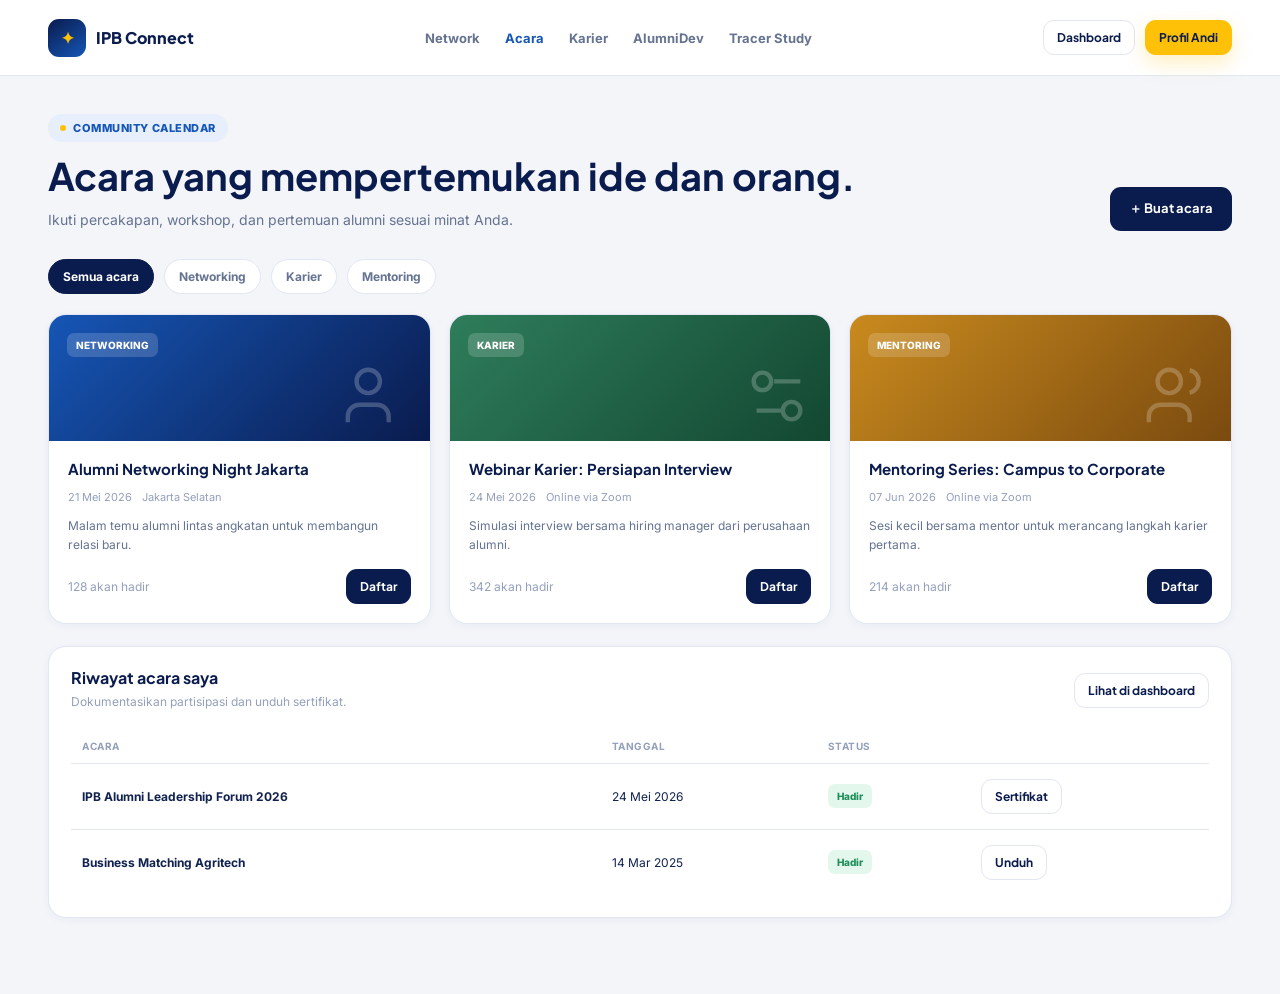
<file: events.html>
<!DOCTYPE html><html lang="id"><head><meta charset="UTF-8"><meta name="viewport" content="width=device-width, initial-scale=1"><title>Acara Alumni | IPB Connect</title><link rel="stylesheet" href="app.css"></head><body><header class="topnav"><div class="container" style="display:flex;justify-content:space-between;width:100%;align-items:center"><a class="brand" href="dashboard.html"><span class="brand-mark">✦</span>IPB Connect</a><nav class="navlinks"><a href="network.html">Network</a><a class="active" href="events.html">Acara</a><a href="jobs.html">Karier</a><a href="alumnidev.html">AlumniDev</a><a href="tracer.html">Tracer Study</a></nav><div class="nav-actions"><a class="btn btn-outline btn-sm" href="dashboard.html">Dashboard</a><a class="btn btn-gold btn-sm" href="profile.html">Profil Andi</a></div></div></header><main class="page"><div class="container"><div class="page-head"><div><span class="eyebrow"><i></i> Community calendar</span><h1>Acara yang mempertemukan ide dan orang.</h1><p>Ikuti percakapan, workshop, dan pertemuan alumni sesuai minat Anda.</p></div><button class="btn btn-primary" data-modal="event-modal">＋ Buat acara</button></div><div class="filterbar"><button class="active" data-filter="all">Semua acara</button><button data-filter="networking">Networking</button><button data-filter="career">Karier</button><button data-filter="mentoring">Mentoring</button></div><div class="grid grid-3"><article class="card event-card" data-category="networking"><div class="visual"><span class="tag">NETWORKING</span><svg viewBox="0 0 24 24" fill="none" stroke="currentColor" stroke-width="1.5"><circle cx="9" cy="7" r="4"/><path d="M2 21v-2a4 4 0 0 1 4-4h6a4 4 0 0 1 4 4v2"/></svg></div><div class="card-body"><h3>Alumni Networking Night Jakarta</h3><div class="meta"><span>21 Mei 2026</span><span>Jakarta Selatan</span></div><p class="desc">Malam temu alumni lintas angkatan untuk membangun relasi baru.</p><div class="card-foot"><span class="muted">128 akan hadir</span><button class="btn btn-primary btn-sm" data-toast="Anda terdaftar di Alumni Networking Night.">Daftar</button></div></div></article><article class="card event-card" data-category="career"><div class="visual green"><span class="tag">KARIER</span><svg viewBox="0 0 24 24" fill="none" stroke="currentColor" stroke-width="1.5"><path d="M20 7h-9M14 17H5"/><circle cx="17" cy="17" r="3"/><circle cx="7" cy="7" r="3"/></svg></div><div class="card-body"><h3>Webinar Karier: Persiapan Interview</h3><div class="meta"><span>24 Mei 2026</span><span>Online via Zoom</span></div><p class="desc">Simulasi interview bersama hiring manager dari perusahaan alumni.</p><div class="card-foot"><span class="muted">342 akan hadir</span><button class="btn btn-primary btn-sm" data-toast="Link webinar akan tersedia di dashboard Anda.">Daftar</button></div></div></article><article class="card event-card" data-category="mentoring"><div class="visual gold"><span class="tag">MENTORING</span><svg viewBox="0 0 24 24" fill="none" stroke="currentColor" stroke-width="1.5"><circle cx="9" cy="7" r="4"/><path d="M2 21v-2a4 4 0 0 1 4-4h6a4 4 0 0 1 4 4v2M16 3.1a4 4 0 0 1 0 7.8"/></svg></div><div class="card-body"><h3>Mentoring Series: Campus to Corporate</h3><div class="meta"><span>07 Jun 2026</span><span>Online via Zoom</span></div><p class="desc">Sesi kecil bersama mentor untuk merancang langkah karier pertama.</p><div class="card-foot"><span class="muted">214 akan hadir</span><button class="btn btn-primary btn-sm" data-toast="Anda masuk daftar tunggu mentoring.">Daftar</button></div></div></article></div><section class="card" style="margin-top:22px"><div class="card-head"><div><h3>Riwayat acara saya</h3><p class="muted" style="margin-top:4px">Dokumentasikan partisipasi dan unduh sertifikat.</p></div><a class="btn btn-outline btn-sm" href="dashboard.html">Lihat di dashboard</a></div><table class="table"><thead><tr><th>Acara</th><th>Tanggal</th><th>Status</th><th></th></tr></thead><tbody><tr><td><strong>IPB Alumni Leadership Forum 2026</strong></td><td>24 Mei 2026</td><td><span class="tag green">Hadir</span></td><td><button class="btn btn-outline btn-sm" data-toast="Sertifikat sedang disiapkan.">Sertifikat</button></td></tr><tr><td><strong>Business Matching Agritech</strong></td><td>14 Mar 2025</td><td><span class="tag green">Hadir</span></td><td><button class="btn btn-outline btn-sm" data-toast="Sertifikat diunduh.">Unduh</button></td></tr></tbody></table></section></div></main><div class="modal-backdrop" id="event-modal"><div class="modal"><div class="modal-head"><div><h3>Buat acara komunitas</h3><p style="font-size:12px;margin-top:5px">Ajukan acara untuk alumni IPB.</p></div><button class="modal-close" data-close-modal>×</button></div><form data-submit="Pengajuan acara diterima. Tim kami akan meninjau detailnya."><div class="field"><label>Nama acara</label><input required placeholder="Contoh: Kopdar Alumni FEM Bandung"></div><div class="form-grid" style="margin-top:15px"><div class="field"><label>Tanggal</label><input required type="date"></div><div class="field"><label>Format</label><select><option>Offline</option><option>Online</option><option>Hybrid</option></select></div></div><button class="btn btn-primary" style="margin-top:18px;width:100%">Kirim pengajuan</button></form></div></div><script src="app.js"></script></body></html>
</file>
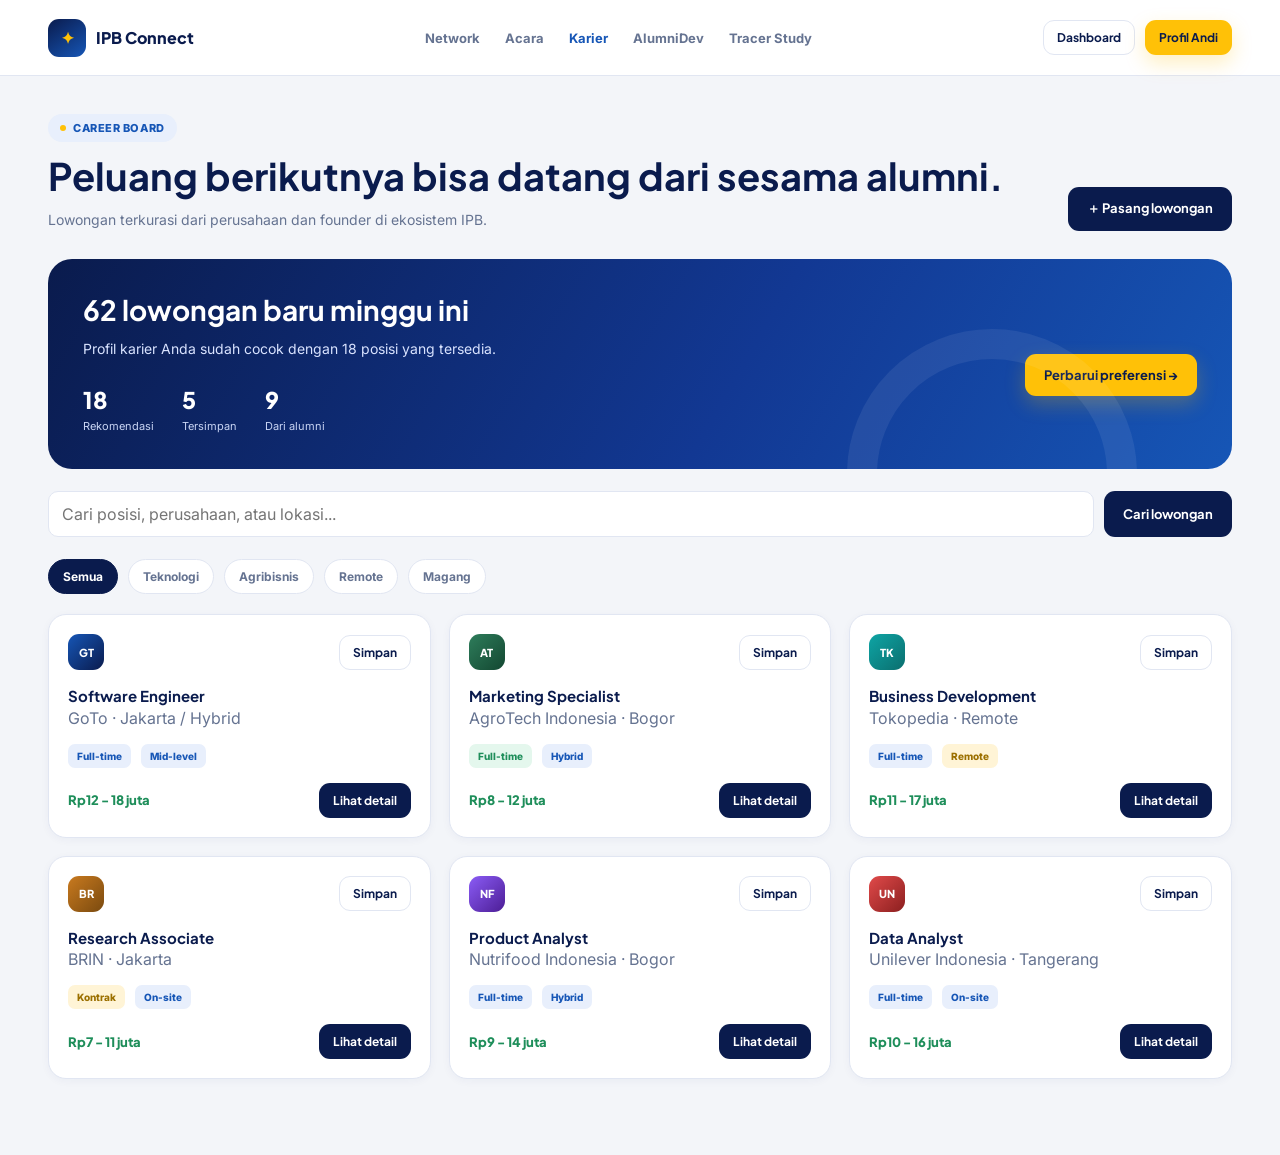
<file: jobs.html>
<!DOCTYPE html><html lang="id"><head><meta charset="UTF-8"><meta name="viewport" content="width=device-width, initial-scale=1"><title>Lowongan Karier | IPB Connect</title><link rel="stylesheet" href="app.css"></head><body><header class="topnav"><div class="container" style="display:flex;justify-content:space-between;width:100%;align-items:center"><a class="brand" href="dashboard.html"><span class="brand-mark">✦</span>IPB Connect</a><nav class="navlinks"><a href="network.html">Network</a><a href="events.html">Acara</a><a class="active" href="jobs.html">Karier</a><a href="alumnidev.html">AlumniDev</a><a href="tracer.html">Tracer Study</a></nav><div class="nav-actions"><a class="btn btn-outline btn-sm" href="dashboard.html">Dashboard</a><a class="btn btn-gold btn-sm" href="profile.html">Profil Andi</a></div></div></header><main class="page"><div class="container"><div class="page-head"><div><span class="eyebrow"><i></i> Career board</span><h1>Peluang berikutnya bisa datang dari sesama alumni.</h1><p>Lowongan terkurasi dari perusahaan dan founder di ekosistem IPB.</p></div><button class="btn btn-primary" data-modal="job-modal">＋ Pasang lowongan</button></div><div class="hero-strip" style="margin-bottom:22px"><div><h2>62 lowongan baru minggu ini</h2><p>Profil karier Anda sudah cocok dengan 18 posisi yang tersedia.</p><div class="hero-stat"><div><b>18</b><span>Rekomendasi</span></div><div><b>5</b><span>Tersimpan</span></div><div><b>9</b><span>Dari alumni</span></div></div></div><a href="profile.html" class="btn btn-gold">Perbarui preferensi →</a></div><div class="searchline"><input placeholder="Cari posisi, perusahaan, atau lokasi..."><button class="btn btn-primary">Cari lowongan</button></div><div class="filterbar"><button class="active" data-filter="all">Semua</button><button data-filter="tech">Teknologi</button><button data-filter="agri">Agribisnis</button><button data-filter="remote">Remote</button><button data-filter="intern">Magang</button></div><div class="grid grid-3"><article class="card job-card" data-category="tech"><div class="card-body"><div class="card-head"><div class="avatar sm">GT</div><button class="btn btn-outline btn-sm" data-save>Simpan</button></div><h3>Software Engineer</h3><p>GoTo · Jakarta / Hybrid</p><div class="meta"><span class="tag">Full-time</span><span class="tag">Mid-level</span></div><div class="card-foot"><span class="salary">Rp12 - 18 juta</span><button class="btn btn-primary btn-sm" data-toast="Detail Software Engineer dibuka.">Lihat detail</button></div></div></article><article class="card job-card" data-category="agri"><div class="card-body"><div class="card-head"><div class="avatar sm" style="background:linear-gradient(135deg,#2E7D5B,#134731)">AT</div><button class="btn btn-outline btn-sm" data-save>Simpan</button></div><h3>Marketing Specialist</h3><p>AgroTech Indonesia · Bogor</p><div class="meta"><span class="tag green">Full-time</span><span class="tag">Hybrid</span></div><div class="card-foot"><span class="salary">Rp8 - 12 juta</span><button class="btn btn-primary btn-sm" data-toast="Detail Marketing Specialist dibuka.">Lihat detail</button></div></div></article><article class="card job-card" data-category="remote"><div class="card-body"><div class="card-head"><div class="avatar sm" style="background:linear-gradient(135deg,#0EA5A5,#0B6E6E)">TK</div><button class="btn btn-outline btn-sm" data-save>Simpan</button></div><h3>Business Development</h3><p>Tokopedia · Remote</p><div class="meta"><span class="tag">Full-time</span><span class="tag gold">Remote</span></div><div class="card-foot"><span class="salary">Rp11 - 17 juta</span><button class="btn btn-primary btn-sm" data-toast="Detail Business Development dibuka.">Lihat detail</button></div></div></article><article class="card job-card" data-category="intern"><div class="card-body"><div class="card-head"><div class="avatar sm" style="background:linear-gradient(135deg,#C97A1F,#7A4A0F)">BR</div><button class="btn btn-outline btn-sm" data-save>Simpan</button></div><h3>Research Associate</h3><p>BRIN · Jakarta</p><div class="meta"><span class="tag gold">Kontrak</span><span class="tag">On-site</span></div><div class="card-foot"><span class="salary">Rp7 - 11 juta</span><button class="btn btn-primary btn-sm" data-toast="Detail Research Associate dibuka.">Lihat detail</button></div></div></article><article class="card job-card" data-category="tech"><div class="card-body"><div class="card-head"><div class="avatar sm" style="background:linear-gradient(135deg,#8B5CF6,#4C1D95)">NF</div><button class="btn btn-outline btn-sm" data-save>Simpan</button></div><h3>Product Analyst</h3><p>Nutrifood Indonesia · Bogor</p><div class="meta"><span class="tag">Full-time</span><span class="tag">Hybrid</span></div><div class="card-foot"><span class="salary">Rp9 - 14 juta</span><button class="btn btn-primary btn-sm" data-toast="Detail Product Analyst dibuka.">Lihat detail</button></div></div></article><article class="card job-card" data-category="agri"><div class="card-body"><div class="card-head"><div class="avatar sm" style="background:linear-gradient(135deg,#E14A4A,#8B1F1F)">UN</div><button class="btn btn-outline btn-sm" data-save>Simpan</button></div><h3>Data Analyst</h3><p>Unilever Indonesia · Tangerang</p><div class="meta"><span class="tag">Full-time</span><span class="tag">On-site</span></div><div class="card-foot"><span class="salary">Rp10 - 16 juta</span><button class="btn btn-primary btn-sm" data-toast="Detail Data Analyst dibuka.">Lihat detail</button></div></div></article></div></div></main><div class="modal-backdrop" id="job-modal"><div class="modal"><div class="modal-head"><div><h3>Pasang lowongan</h3><p style="font-size:12px;margin-top:5px">Bantu alumni menemukan peluang baru.</p></div><button class="modal-close" data-close-modal>×</button></div><form data-submit="Lowongan diajukan untuk verifikasi admin."><div class="field"><label>Nama posisi</label><input required placeholder="Contoh: Product Manager"></div><div class="field" style="margin-top:15px"><label>Perusahaan</label><input required placeholder="Nama perusahaan"></div><button class="btn btn-primary" style="margin-top:18px;width:100%">Ajukan lowongan</button></form></div></div><script src="app.js"></script></body></html>
</file>
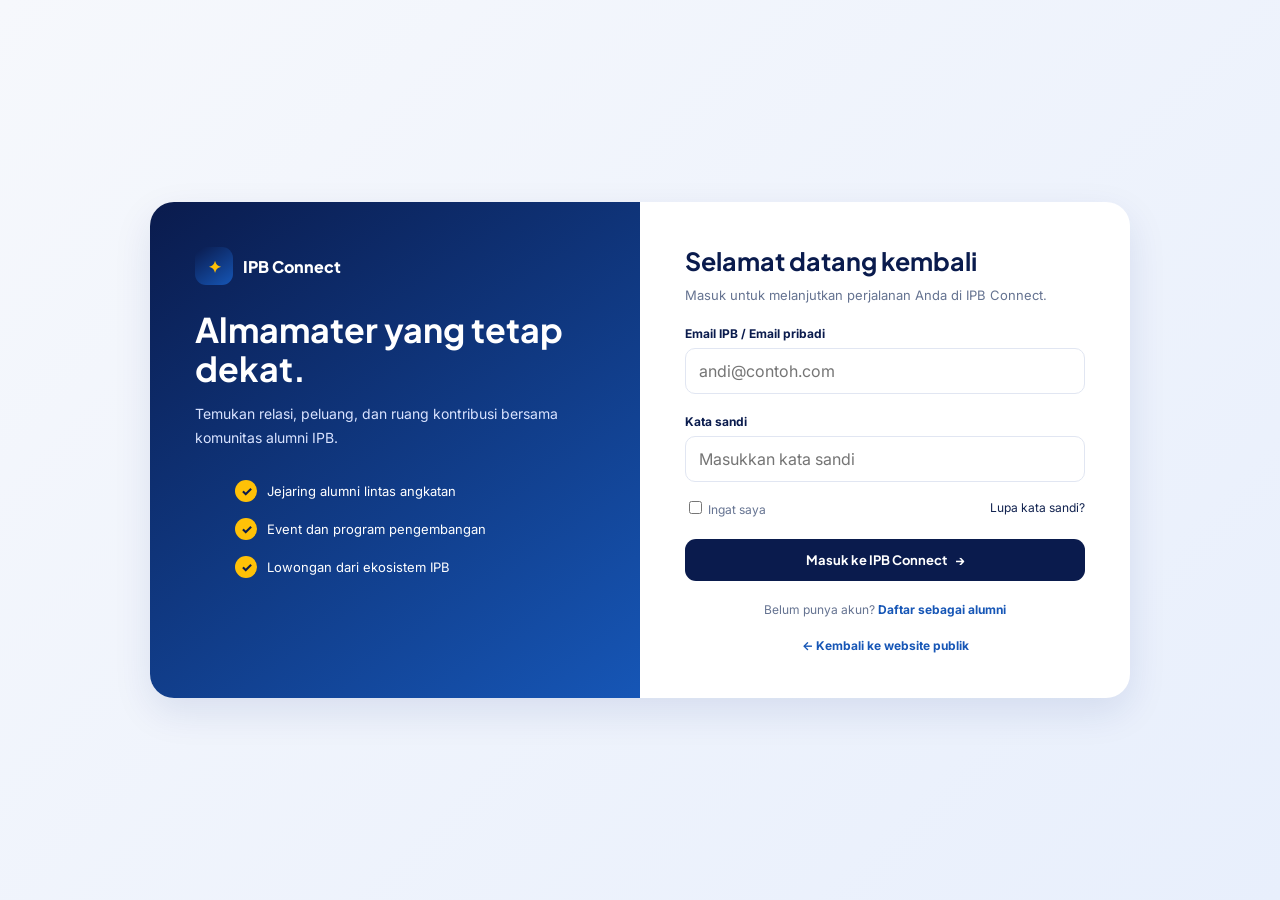
<file: login.html>
<!DOCTYPE html><html lang="id"><head><meta charset="UTF-8"><meta name="viewport" content="width=device-width, initial-scale=1"><title>Masuk | IPB Connect</title><link rel="stylesheet" href="app.css"></head><body><main class="auth-page"><div class="auth-wrap"><aside class="auth-aside"><a class="brand" href="index.html" style="color:white"><span class="brand-mark">✦</span>IPB Connect</a><h1>Almamater yang tetap dekat.</h1><p>Temukan relasi, peluang, dan ruang kontribusi bersama komunitas alumni IPB.</p><ul><li><i>✓</i> Jejaring alumni lintas angkatan</li><li><i>✓</i> Event dan program pengembangan</li><li><i>✓</i> Lowongan dari ekosistem IPB</li></ul></aside><section class="auth-form"><h2>Selamat datang kembali</h2><p>Masuk untuk melanjutkan perjalanan Anda di IPB Connect.</p><form data-submit="Berhasil masuk. Selamat datang kembali!" data-redirect="dashboard.html"><div class="field"><label>Email IPB / Email pribadi</label><input type="email" placeholder="andi@contoh.com" required></div><div class="field"><label>Kata sandi</label><input type="password" placeholder="Masukkan kata sandi" required></div><div style="display:flex;justify-content:space-between;align-items:center;margin-top:16px;font-size:12px"><label style="color:var(--muted)"><input type="checkbox"> Ingat saya</label><a href="#" data-toast="Tautan reset kata sandi dikirim ke email Anda.">Lupa kata sandi?</a></div><button class="btn btn-primary" type="submit">Masuk ke IPB Connect <span>→</span></button></form><div class="auth-foot">Belum punya akun? <a href="onboarding.html">Daftar sebagai alumni</a></div><div class="auth-foot"><a href="index.html">← Kembali ke website publik</a></div></section></div></main><script src="app.js"></script></body></html>
</file>
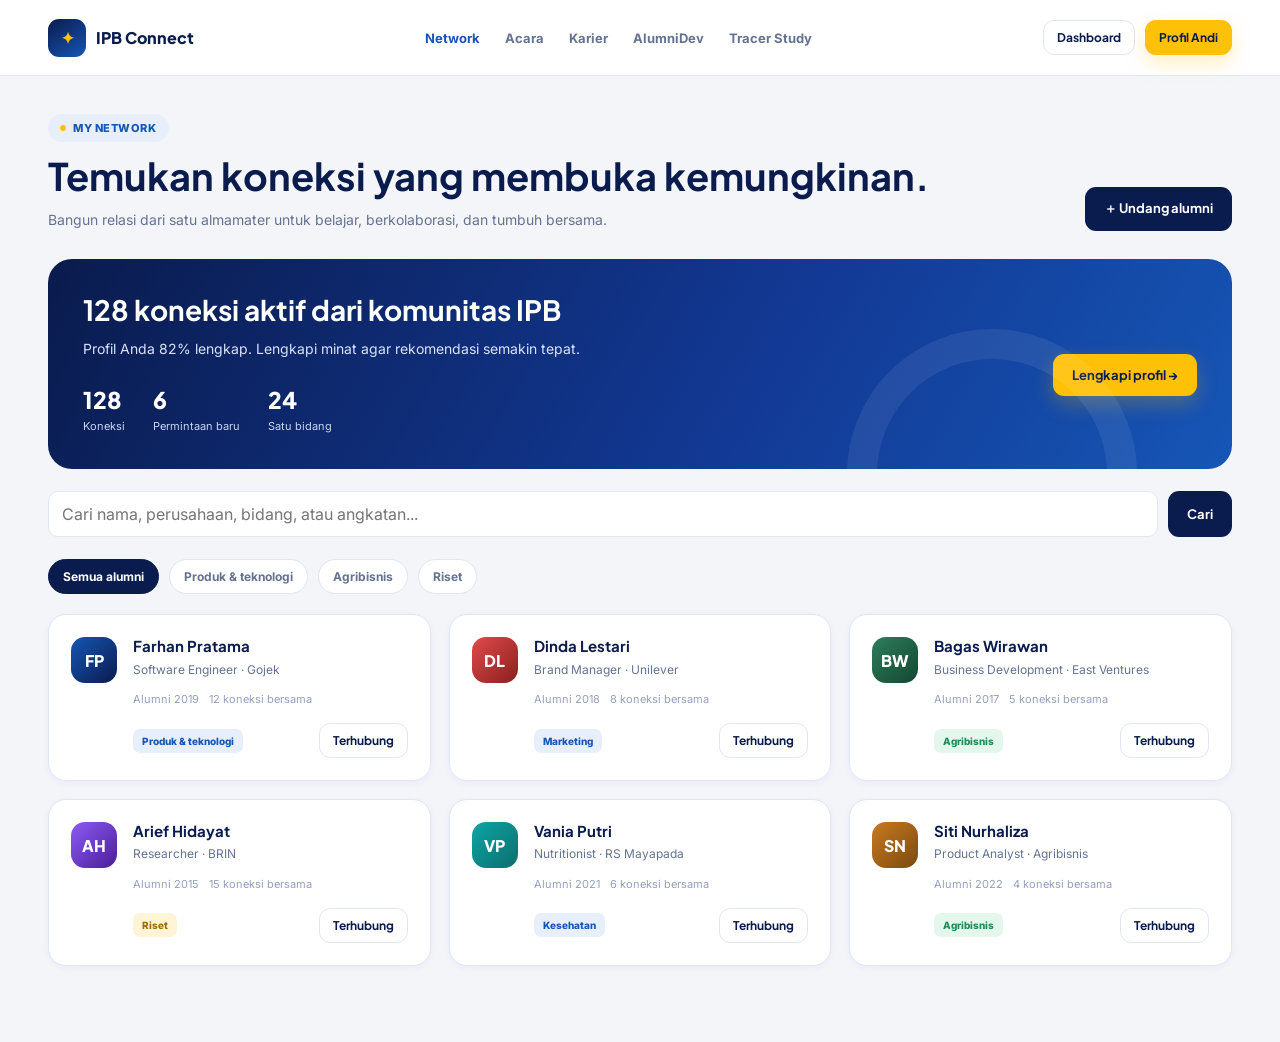
<file: network.html>
<!DOCTYPE html><html lang="id"><head><meta charset="UTF-8"><meta name="viewport" content="width=device-width, initial-scale=1"><title>My Network | IPB Connect</title><link rel="stylesheet" href="app.css"></head><body><header class="topnav"><div class="container" style="display:flex;justify-content:space-between;width:100%;align-items:center"><a class="brand" href="dashboard.html"><span class="brand-mark">✦</span>IPB Connect</a><nav class="navlinks"><a class="active" href="network.html">Network</a><a href="events.html">Acara</a><a href="jobs.html">Karier</a><a href="alumnidev.html">AlumniDev</a><a href="tracer.html">Tracer Study</a></nav><div class="nav-actions"><a class="btn btn-outline btn-sm" href="dashboard.html">Dashboard</a><a class="btn btn-gold btn-sm" href="profile.html">Profil Andi</a></div></div></header><main class="page"><div class="container"><div class="page-head"><div><span class="eyebrow"><i></i> My Network</span><h1>Temukan koneksi yang membuka kemungkinan.</h1><p>Bangun relasi dari satu almamater untuk belajar, berkolaborasi, dan tumbuh bersama.</p></div><div class="page-actions"><button class="btn btn-primary" data-modal="invite-modal">＋ Undang alumni</button></div></div><div class="hero-strip" style="margin-bottom:22px"><div><h2>128 koneksi aktif dari komunitas IPB</h2><p>Profil Anda 82% lengkap. Lengkapi minat agar rekomendasi semakin tepat.</p><div class="hero-stat"><div><b>128</b><span>Koneksi</span></div><div><b>6</b><span>Permintaan baru</span></div><div><b>24</b><span>Satu bidang</span></div></div></div><a class="btn btn-gold" href="profile.html">Lengkapi profil →</a></div><div class="searchline"><input placeholder="Cari nama, perusahaan, bidang, atau angkatan..."><button class="btn btn-primary">Cari</button></div><div class="filterbar"><button class="active" data-filter="all">Semua alumni</button><button data-filter="product">Produk & teknologi</button><button data-filter="agri">Agribisnis</button><button data-filter="research">Riset</button></div><div class="grid grid-3"><article class="card profile-card" data-category="product"><div class="avatar">FP</div><div class="profile-main"><h3>Farhan Pratama</h3><p>Software Engineer · Gojek</p><div class="meta"><span>Alumni 2019</span><span>12 koneksi bersama</span></div><div class="card-foot"><span class="tag">Produk & teknologi</span><button class="btn btn-outline btn-sm" data-connect>Terhubung</button></div></div></article><article class="card profile-card" data-category="product"><div class="avatar" style="background:linear-gradient(135deg,#E14A4A,#8B1F1F)">DL</div><div class="profile-main"><h3>Dinda Lestari</h3><p>Brand Manager · Unilever</p><div class="meta"><span>Alumni 2018</span><span>8 koneksi bersama</span></div><div class="card-foot"><span class="tag">Marketing</span><button class="btn btn-outline btn-sm" data-connect>Terhubung</button></div></div></article><article class="card profile-card" data-category="agri"><div class="avatar" style="background:linear-gradient(135deg,#2E7D5B,#134731)">BW</div><div class="profile-main"><h3>Bagas Wirawan</h3><p>Business Development · East Ventures</p><div class="meta"><span>Alumni 2017</span><span>5 koneksi bersama</span></div><div class="card-foot"><span class="tag green">Agribisnis</span><button class="btn btn-outline btn-sm" data-connect>Terhubung</button></div></div></article><article class="card profile-card" data-category="research"><div class="avatar" style="background:linear-gradient(135deg,#8B5CF6,#4C1D95)">AH</div><div class="profile-main"><h3>Arief Hidayat</h3><p>Researcher · BRIN</p><div class="meta"><span>Alumni 2015</span><span>15 koneksi bersama</span></div><div class="card-foot"><span class="tag gold">Riset</span><button class="btn btn-outline btn-sm" data-connect>Terhubung</button></div></div></article><article class="card profile-card" data-category="product"><div class="avatar" style="background:linear-gradient(135deg,#0EA5A5,#0B6E6E)">VP</div><div class="profile-main"><h3>Vania Putri</h3><p>Nutritionist · RS Mayapada</p><div class="meta"><span>Alumni 2021</span><span>6 koneksi bersama</span></div><div class="card-foot"><span class="tag">Kesehatan</span><button class="btn btn-outline btn-sm" data-connect>Terhubung</button></div></div></article><article class="card profile-card" data-category="agri"><div class="avatar" style="background:linear-gradient(135deg,#C97A1F,#7A4A0F)">SN</div><div class="profile-main"><h3>Siti Nurhaliza</h3><p>Product Analyst · Agribisnis</p><div class="meta"><span>Alumni 2022</span><span>4 koneksi bersama</span></div><div class="card-foot"><span class="tag green">Agribisnis</span><button class="btn btn-outline btn-sm" data-connect>Terhubung</button></div></div></article></div></div></main><div class="modal-backdrop" id="invite-modal"><div class="modal"><div class="modal-head"><div><h3>Undang alumni ke IPB Connect</h3><p style="font-size:12px;margin-top:5px">Bagikan tautan personal Anda.</p></div><button class="modal-close" data-close-modal>×</button></div><div class="field"><label>Email alumni</label><input type="email" placeholder="teman@contoh.com"></div><button class="btn btn-primary" style="margin-top:18px;width:100%" data-toast="Undangan berhasil dikirim.">Kirim undangan</button></div></div><script src="app.js"></script></body></html>
</file>
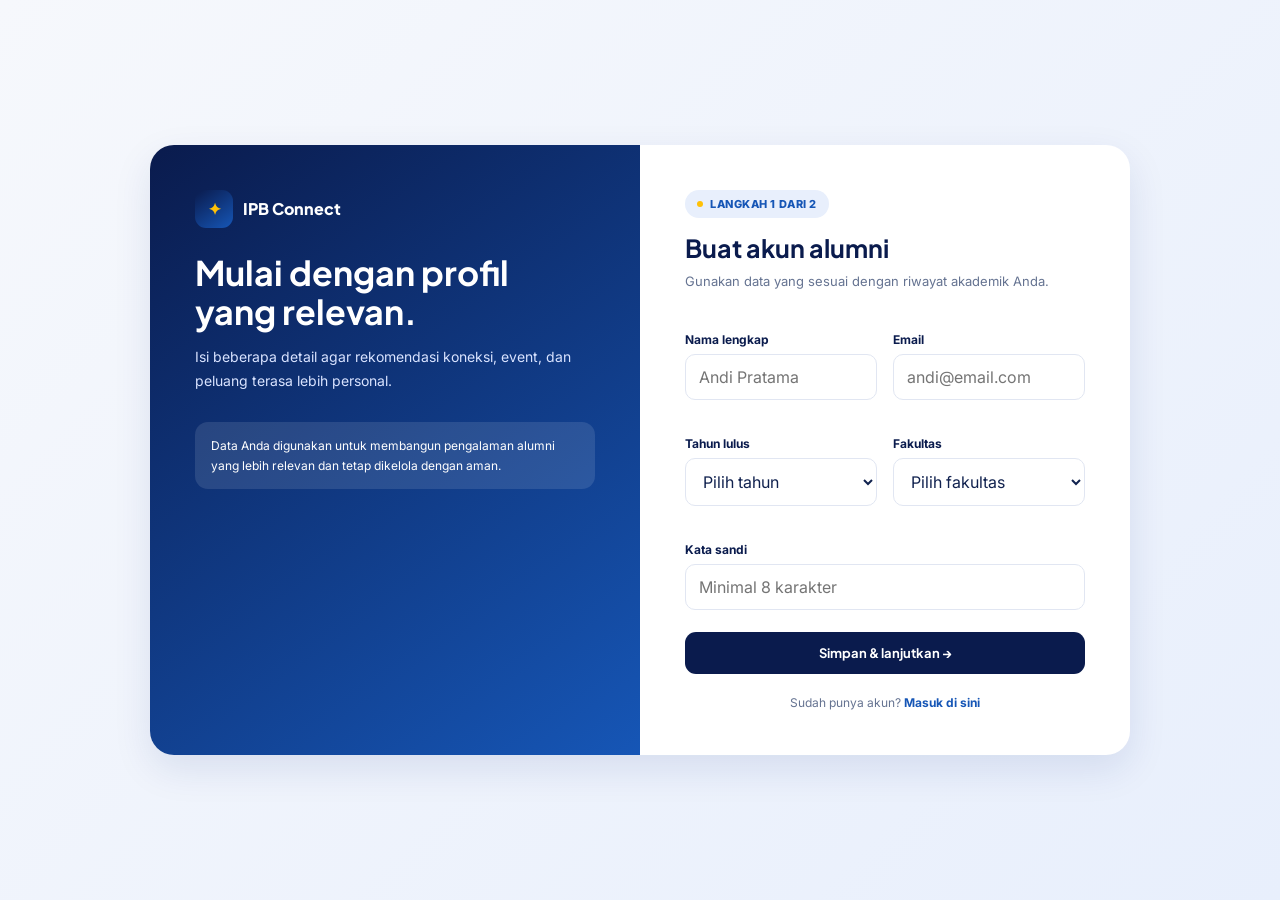
<file: onboarding.html>
<!DOCTYPE html><html lang="id"><head><meta charset="UTF-8"><meta name="viewport" content="width=device-width, initial-scale=1"><title>Daftar Alumni | IPB Connect</title><link rel="stylesheet" href="app.css"></head><body><main class="auth-page"><div class="auth-wrap" style="max-width:1060px"><aside class="auth-aside"><a class="brand" href="index.html" style="color:white"><span class="brand-mark">✦</span>IPB Connect</a><h1>Mulai dengan profil yang relevan.</h1><p>Isi beberapa detail agar rekomendasi koneksi, event, dan peluang terasa lebih personal.</p><div class="notice" style="margin-top:30px;background:#ffffff1c;color:#fff">Data Anda digunakan untuk membangun pengalaman alumni yang lebih relevan dan tetap dikelola dengan aman.</div></aside><section class="auth-form"><div class="eyebrow"><i></i> Langkah 1 dari 2</div><h2 style="margin-top:16px">Buat akun alumni</h2><p>Gunakan data yang sesuai dengan riwayat akademik Anda.</p><form data-submit="Profil dasar tersimpan. Lanjutkan melengkapi profil Anda." data-redirect="profile.html"><div class="form-grid" style="margin-top:20px"><div class="field"><label>Nama lengkap</label><input required placeholder="Andi Pratama"></div><div class="field"><label>Email</label><input required type="email" placeholder="andi@email.com"></div><div class="field"><label>Tahun lulus</label><select required><option value="">Pilih tahun</option><option>2020</option><option>2021</option><option>2022</option><option>2023</option><option>2024</option></select></div><div class="field"><label>Fakultas</label><select required><option value="">Pilih fakultas</option><option>FEM</option><option>FAPERTA</option><option>FPIK</option><option>FMIPA</option><option>SB</option></select></div><div class="field full"><label>Kata sandi</label><input required type="password" placeholder="Minimal 8 karakter"></div></div><button class="btn btn-primary" type="submit">Simpan & lanjutkan →</button></form><div class="auth-foot">Sudah punya akun? <a href="login.html">Masuk di sini</a></div></section></div></main><script src="app.js"></script></body></html>
</file>
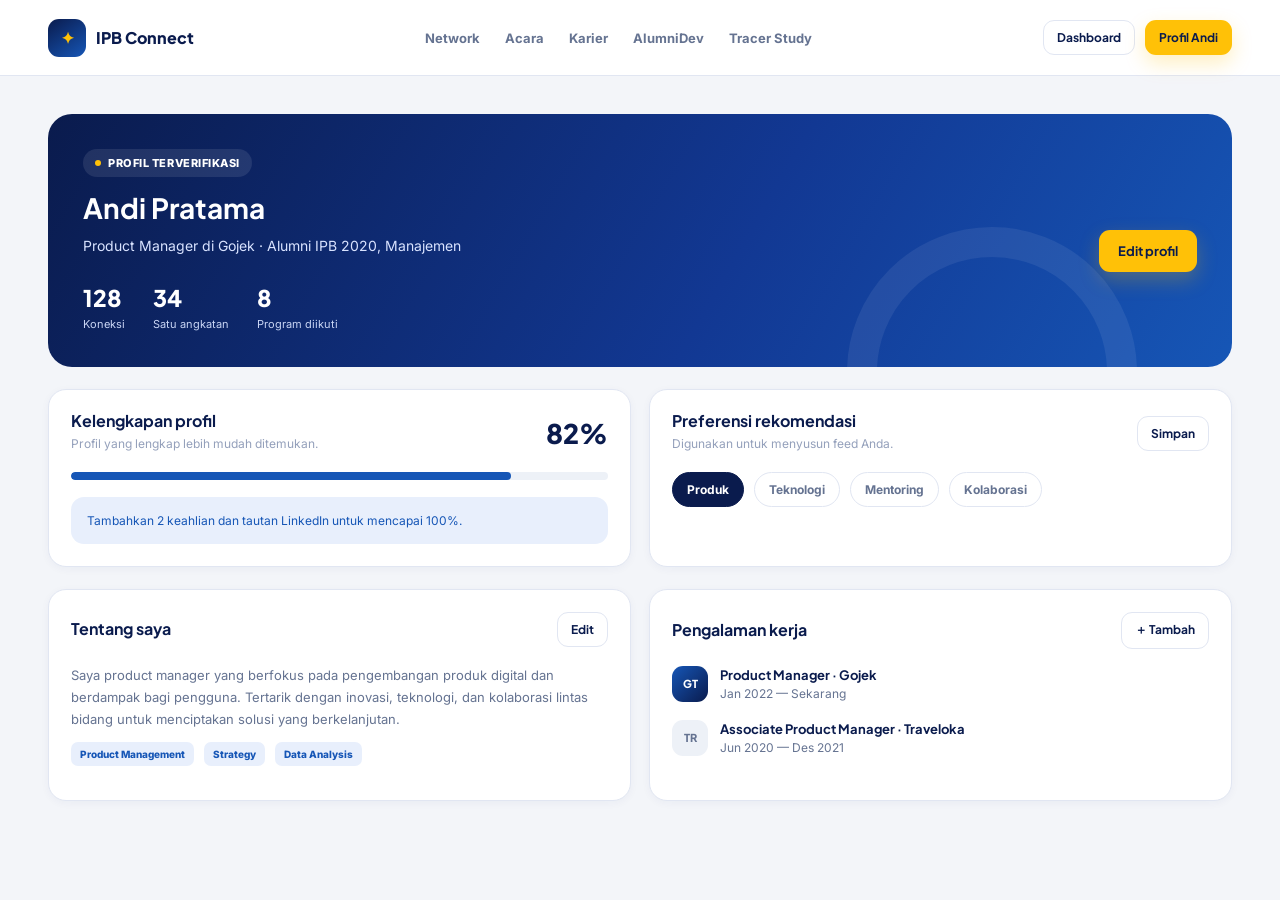
<file: profile.html>
<!DOCTYPE html><html lang="id"><head><meta charset="UTF-8"><meta name="viewport" content="width=device-width, initial-scale=1"><title>Profil Saya | IPB Connect</title><link rel="stylesheet" href="app.css"></head><body><header class="topnav"><div class="container" style="display:flex;justify-content:space-between;width:100%;align-items:center"><a class="brand" href="dashboard.html"><span class="brand-mark">✦</span>IPB Connect</a><nav class="navlinks"><a href="network.html">Network</a><a href="events.html">Acara</a><a href="jobs.html">Karier</a><a href="alumnidev.html">AlumniDev</a><a href="tracer.html">Tracer Study</a></nav><div class="nav-actions"><a class="btn btn-outline btn-sm" href="dashboard.html">Dashboard</a><a class="btn btn-gold btn-sm" href="profile.html">Profil Andi</a></div></div></header><main class="page"><div class="container"><div class="hero-strip"><div><span class="eyebrow" style="background:#ffffff18;color:#fff"><i></i> Profil terverifikasi</span><h2 style="margin-top:15px">Andi Pratama</h2><p>Product Manager di Gojek · Alumni IPB 2020, Manajemen</p><div class="hero-stat"><div><b>128</b><span>Koneksi</span></div><div><b>34</b><span>Satu angkatan</span></div><div><b>8</b><span>Program diikuti</span></div></div></div><button class="btn btn-gold" data-modal="edit-modal">Edit profil</button></div><div class="grid grid-2" style="margin-top:22px"><section class="card"><div class="card-head"><div><h3>Kelengkapan profil</h3><p class="muted" style="margin-top:4px">Profil yang lengkap lebih mudah ditemukan.</p></div><span class="metric">82%</span></div><div class="progress"><span style="width:82%"></span></div><div class="notice" style="margin-top:17px">Tambahkan 2 keahlian dan tautan LinkedIn untuk mencapai 100%.</div></section><section class="card"><div class="card-head"><div><h3>Preferensi rekomendasi</h3><p class="muted" style="margin-top:4px">Digunakan untuk menyusun feed Anda.</p></div><button class="btn btn-outline btn-sm" data-toast="Preferensi diperbarui.">Simpan</button></div><div class="filterbar" style="margin:0"><button class="active">Produk</button><button>Teknologi</button><button>Mentoring</button><button>Kolaborasi</button></div></section></div><div class="grid grid-2" style="margin-top:22px"><section class="card"><div class="card-head"><h3>Tentang saya</h3><button class="btn btn-outline btn-sm" data-modal="edit-modal">Edit</button></div><p style="font-size:13px">Saya product manager yang berfokus pada pengembangan produk digital dan berdampak bagi pengguna. Tertarik dengan inovasi, teknologi, dan kolaborasi lintas bidang untuk menciptakan solusi yang berkelanjutan.</p><div class="meta"><span class="tag">Product Management</span><span class="tag">Strategy</span><span class="tag">Data Analysis</span></div></section><section class="card"><div class="card-head"><h3>Pengalaman kerja</h3><button class="btn btn-outline btn-sm" data-toast="Form pengalaman kerja dibuka.">＋ Tambah</button></div><div class="person"><div class="avatar sm">GT</div><div><strong>Product Manager · Gojek</strong><span>Jan 2022 — Sekarang</span></div></div><div class="person" style="margin-top:18px"><div class="avatar sm" style="background:#edf1f7;color:var(--muted)">TR</div><div><strong>Associate Product Manager · Traveloka</strong><span>Jun 2020 — Des 2021</span></div></div></section></div></div></main><div class="modal-backdrop" id="edit-modal"><div class="modal"><div class="modal-head"><div><h3>Edit profil</h3><p style="font-size:12px;margin-top:5px">Perbarui informasi yang ingin dibagikan.</p></div><button class="modal-close" data-close-modal>×</button></div><form data-submit="Profil berhasil diperbarui."><div class="form-grid"><div class="field"><label>Jabatan</label><input value="Product Manager"></div><div class="field"><label>Perusahaan</label><input value="Gojek"></div><div class="field full"><label>Tentang saya</label><textarea>Saya product manager yang berfokus pada pengembangan produk digital dan berdampak bagi pengguna.</textarea></div></div><button class="btn btn-primary" style="margin-top:18px;width:100%">Simpan perubahan</button></form></div></div><script src="app.js"></script></body></html>
</file>
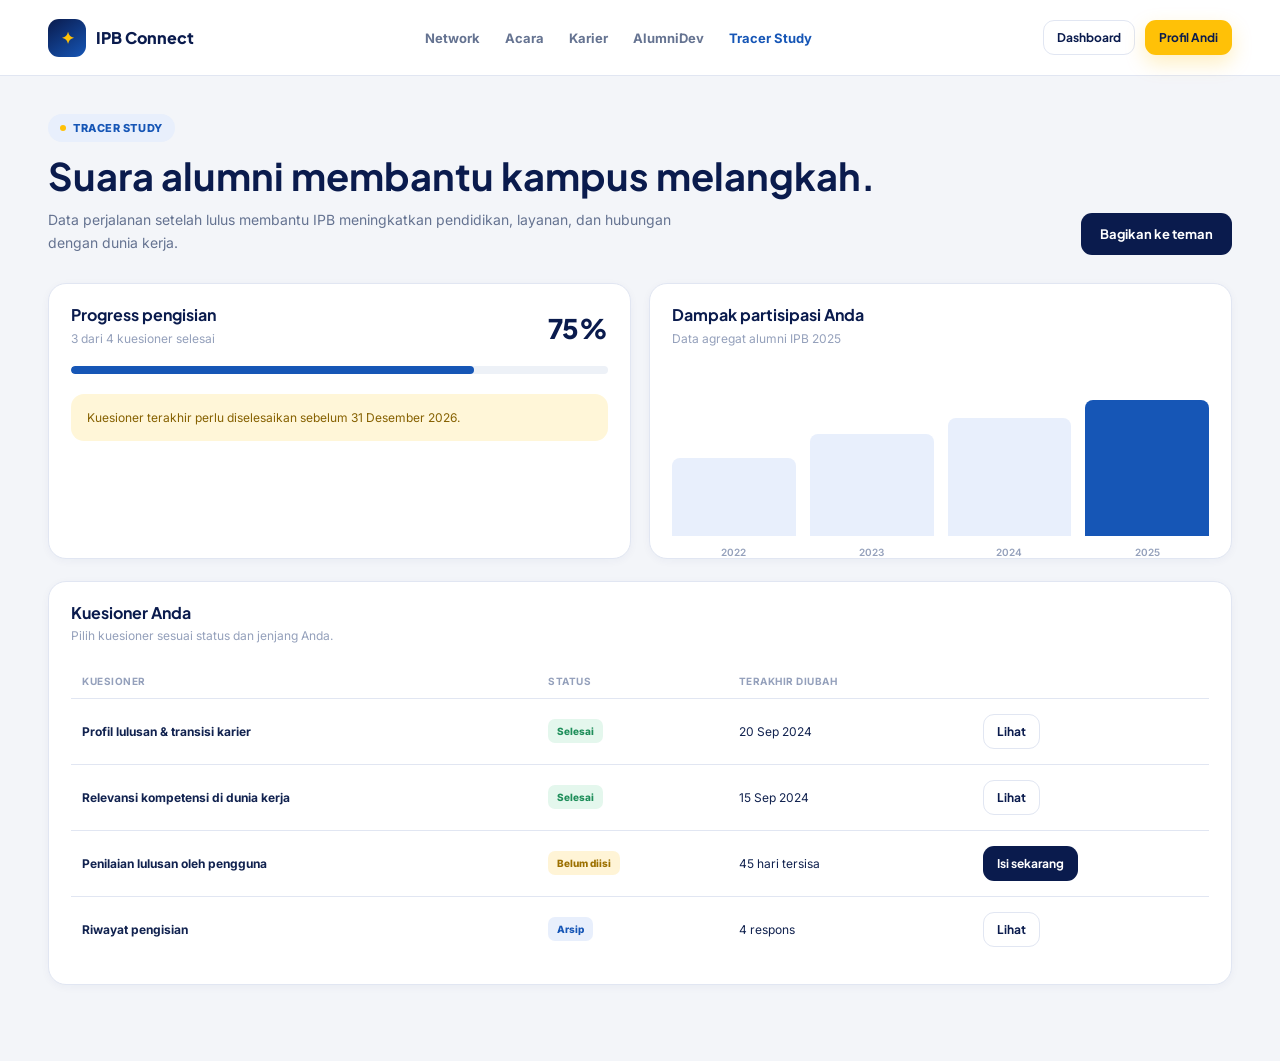
<file: tracer.html>
<!DOCTYPE html><html lang="id"><head><meta charset="UTF-8"><meta name="viewport" content="width=device-width, initial-scale=1"><title>Tracer Study | IPB Connect</title><link rel="stylesheet" href="app.css"></head><body><header class="topnav"><div class="container" style="display:flex;justify-content:space-between;width:100%;align-items:center"><a class="brand" href="dashboard.html"><span class="brand-mark">✦</span>IPB Connect</a><nav class="navlinks"><a href="network.html">Network</a><a href="events.html">Acara</a><a href="jobs.html">Karier</a><a href="alumnidev.html">AlumniDev</a><a class="active" href="tracer.html">Tracer Study</a></nav><div class="nav-actions"><a class="btn btn-outline btn-sm" href="dashboard.html">Dashboard</a><a class="btn btn-gold btn-sm" href="profile.html">Profil Andi</a></div></div></header><main class="page"><div class="container"><div class="page-head"><div><span class="eyebrow"><i></i> Tracer Study</span><h1>Suara alumni membantu kampus melangkah.</h1><p>Data perjalanan setelah lulus membantu IPB meningkatkan pendidikan, layanan, dan hubungan dengan dunia kerja.</p></div><button class="btn btn-primary" data-toast="Terima kasih sudah berpartisipasi dalam Tracer Study.">Bagikan ke teman</button></div><div class="grid grid-2"><section class="card"><div class="card-head"><div><h3>Progress pengisian</h3><p class="muted" style="margin-top:4px">3 dari 4 kuesioner selesai</p></div><div class="metric">75%</div></div><div class="progress"><span style="width:75%"></span></div><div class="notice gold" style="margin-top:20px">Kuesioner terakhir perlu diselesaikan sebelum 31 Desember 2026.</div></section><section class="card"><div class="card-head"><div><h3>Dampak partisipasi Anda</h3><p class="muted" style="margin-top:4px">Data agregat alumni IPB 2025</p></div></div><div class="bar-chart"><div class="bar" style="height:52%"><b>2022</b></div><div class="bar" style="height:68%"><b>2023</b></div><div class="bar" style="height:79%"><b>2024</b></div><div class="bar active" style="height:91%"><b>2025</b></div></div></section></div><section class="card" style="margin-top:22px"><div class="card-head"><div><h3>Kuesioner Anda</h3><p class="muted" style="margin-top:4px">Pilih kuesioner sesuai status dan jenjang Anda.</p></div></div><table class="table"><thead><tr><th>Kuesioner</th><th>Status</th><th>Terakhir diubah</th><th></th></tr></thead><tbody><tr><td><strong>Profil lulusan &amp; transisi karier</strong></td><td><span class="tag green">Selesai</span></td><td>20 Sep 2024</td><td><button class="btn btn-outline btn-sm" data-toast="Ringkasan jawaban dibuka.">Lihat</button></td></tr><tr><td><strong>Relevansi kompetensi di dunia kerja</strong></td><td><span class="tag green">Selesai</span></td><td>15 Sep 2024</td><td><button class="btn btn-outline btn-sm" data-toast="Ringkasan jawaban dibuka.">Lihat</button></td></tr><tr><td><strong>Penilaian lulusan oleh pengguna</strong></td><td><span class="tag gold">Belum diisi</span></td><td>45 hari tersisa</td><td><button class="btn btn-primary btn-sm" data-modal="survey-modal">Isi sekarang</button></td></tr><tr><td><strong>Riwayat pengisian</strong></td><td><span class="tag">Arsip</span></td><td>4 respons</td><td><button class="btn btn-outline btn-sm" data-toast="Riwayat tracer study dibuka.">Lihat</button></td></tr></tbody></table></section></div></main><div class="modal-backdrop" id="survey-modal"><div class="modal"><div class="modal-head"><div><h3>Mulai kuesioner terakhir</h3><p style="font-size:12px;margin-top:5px">Anda dapat menyimpan dan melanjutkan kapan saja.</p></div><button class="modal-close" data-close-modal>×</button></div><div class="steps"><div class="step active">Konfirmasi</div><div class="step">Pekerjaan</div><div class="step">Masukan</div><div class="step">Selesai</div></div><button class="btn btn-primary" style="width:100%" data-toast="Kuesioner dimulai. Anda akan diarahkan ke pertanyaan pertama.">Mulai sekarang</button></div></div><script src="app.js"></script></body></html>
</file>
<file: app.css>
@import url('https://fonts.googleapis.com/css2?family=Plus+Jakarta+Sans:wght@500;600;700;800&family=Inter:wght@400;500;600;700&display=swap');
:root{--navy:#0A1B4D;--blue:#1656B6;--blue-soft:#E8EFFC;--gold:#FFC107;--green:#1E8E5A;--green-soft:#E4F7ED;--red:#D94B4B;--ink:#11224F;--muted:#657391;--muted-2:#94A0BB;--bg:#F3F5F9;--white:#fff;--border:#E1E6F2;--shadow:0 14px 38px rgba(13,40,117,.10);--radius:18px;--max:1240px}
*{box-sizing:border-box}html{scroll-behavior:smooth}body{margin:0;color:var(--ink);background:var(--bg);font-family:Inter,sans-serif;-webkit-font-smoothing:antialiased}a{text-decoration:none;color:inherit}button,input,select,textarea{font:inherit}button{cursor:pointer}h1,h2,h3,h4{font-family:'Plus Jakarta Sans',sans-serif;line-height:1.15;margin:0;color:var(--navy)}p{color:var(--muted);line-height:1.7;margin:0}.container{max-width:var(--max);margin:auto;padding:0 28px}.topnav{height:76px;background:rgba(255,255,255,.94);border-bottom:1px solid var(--border);display:flex;align-items:center;justify-content:space-between;position:sticky;top:0;z-index:10;backdrop-filter:blur(14px)}.brand{display:flex;align-items:center;gap:10px;font-family:'Plus Jakarta Sans';font-weight:800;color:var(--navy)}.brand-mark{width:38px;height:38px;border-radius:11px;background:linear-gradient(145deg,var(--navy),var(--blue));display:grid;place-items:center;color:var(--gold)}.brand-mark svg{width:21px}.navlinks{display:flex;gap:25px;align-items:center;font-size:13px;font-weight:700;color:var(--muted)}.navlinks a:hover,.navlinks a.active{color:var(--blue)}.nav-actions{display:flex;gap:10px;align-items:center}.btn{border:1px solid transparent;border-radius:11px;padding:12px 18px;font-family:'Plus Jakarta Sans';font-weight:700;font-size:13px;display:inline-flex;align-items:center;justify-content:center;gap:8px;transition:.2s}.btn:hover{transform:translateY(-1px)}.btn svg{width:16px;height:16px}.btn-primary{background:var(--navy);color:white}.btn-gold{background:var(--gold);color:var(--navy);box-shadow:0 8px 20px #ffc10740}.btn-outline{background:white;border-color:var(--border);color:var(--navy)}.btn-soft{background:var(--blue-soft);color:var(--blue)}.btn-danger{background:#fff1f1;color:var(--red)}.btn-sm{padding:9px 13px;font-size:12px}.eyebrow{display:inline-flex;gap:7px;align-items:center;padding:7px 12px;border-radius:999px;background:var(--blue-soft);color:var(--blue);font-size:11px;font-weight:800;letter-spacing:.05em;text-transform:uppercase}.eyebrow i{width:6px;height:6px;background:var(--gold);border-radius:50%}.page{padding:38px 0 76px}.page-head{display:flex;justify-content:space-between;gap:24px;align-items:flex-end;margin-bottom:28px}.page-head h1{font-size:clamp(26px,4vw,38px);margin-top:12px}.page-head p{margin-top:10px;max-width:650px;font-size:14px}.page-actions{display:flex;gap:10px;flex-wrap:wrap}.grid{display:grid;gap:18px}.grid-2{grid-template-columns:repeat(2,minmax(0,1fr))}.grid-3{grid-template-columns:repeat(3,minmax(0,1fr))}.grid-4{grid-template-columns:repeat(4,minmax(0,1fr))}.card{background:var(--white);border:1px solid var(--border);border-radius:var(--radius);padding:22px;box-shadow:0 2px 9px #0d28770b}.card h3{font-size:16px}.card-head{display:flex;align-items:center;justify-content:space-between;gap:12px;margin-bottom:17px}.muted{color:var(--muted-2);font-size:12px}.metric{font-family:'Plus Jakarta Sans';font-weight:800;font-size:27px;color:var(--navy)}.metric-label{font-size:12px;color:var(--muted);margin-top:4px}.avatar{width:46px;height:46px;border-radius:14px;display:grid;place-items:center;color:#fff;font-family:'Plus Jakarta Sans';font-weight:800;flex:none;background:linear-gradient(135deg,var(--blue),var(--navy))}.avatar.sm{width:36px;height:36px;border-radius:11px;font-size:11px}.person{display:flex;align-items:center;gap:12px}.person strong{display:block;font-family:'Plus Jakarta Sans';font-size:13px;color:var(--navy)}.person span{display:block;font-size:12px;color:var(--muted);margin-top:3px}.tag{display:inline-block;padding:6px 9px;border-radius:7px;background:var(--blue-soft);color:var(--blue);font-size:10px;font-weight:800}.tag.green{background:var(--green-soft);color:var(--green)}.tag.gold{background:#FFF4D6;color:#9C7000}.tag.red{background:#FFF0F0;color:var(--red)}.hero-strip{background:linear-gradient(120deg,var(--navy),#123893 58%,var(--blue));border-radius:24px;padding:35px;color:#fff;display:flex;justify-content:space-between;align-items:center;gap:28px;overflow:hidden;position:relative}.hero-strip:after{content:'';position:absolute;width:230px;height:230px;border:30px solid #ffffff12;border-radius:50%;right:8%;bottom:-150px}.hero-strip h2{color:white;font-size:28px;max-width:620px}.hero-strip p{color:#d9e3ff;margin-top:10px;max-width:600px;font-size:14px}.hero-strip .btn{margin-top:21px}.hero-stat{display:flex;gap:28px;margin-top:25px}.hero-stat b{font:800 23px 'Plus Jakarta Sans';display:block}.hero-stat span{font-size:11px;color:#c9d5f4}.icon-block{width:44px;height:44px;border-radius:12px;background:var(--blue-soft);color:var(--blue);display:grid;place-items:center}.icon-block svg{width:21px}.filterbar{display:flex;gap:10px;flex-wrap:wrap;margin-bottom:20px}.filterbar button{border:1px solid var(--border);background:#fff;border-radius:999px;padding:9px 14px;color:var(--muted);font-size:12px;font-weight:700}.filterbar button.active,.filterbar button:hover{background:var(--navy);border-color:var(--navy);color:white}.searchline{display:flex;gap:10px;margin-bottom:22px}.searchline input,.field input,.field select,.field textarea{border:1px solid var(--border);background:#fff;border-radius:10px;padding:12px 13px;outline:none;color:var(--ink);width:100%}.searchline input:focus,.field input:focus,.field select:focus,.field textarea:focus{border-color:var(--blue);box-shadow:0 0 0 3px var(--blue-soft)}.searchline input{flex:1}.profile-card{display:flex;gap:16px;align-items:flex-start}.profile-card .profile-main{flex:1}.profile-card h3{font-size:15px}.profile-card p{font-size:12px;margin-top:5px}.profile-card .card-foot{display:flex;justify-content:space-between;align-items:center;margin-top:17px}.event-card,.job-card,.program-card{overflow:hidden;padding:0}.visual{height:126px;padding:18px;color:white;position:relative;background:linear-gradient(135deg,var(--blue),var(--navy))}.visual.green{background:linear-gradient(135deg,#2E7D5B,#134731)}.visual.gold{background:linear-gradient(135deg,#C98A1E,#7A4A0F)}.visual.violet{background:linear-gradient(135deg,#6C5CE7,#3C257E)}.visual .tag{background:#ffffff2b;color:white}.visual svg{position:absolute;width:70px;height:70px;right:18px;bottom:10px;opacity:.22}.card-body{padding:19px}.card-body h3{font-size:15px}.meta{display:flex;gap:10px;flex-wrap:wrap;color:var(--muted-2);font-size:11px;margin:12px 0}.meta span{display:flex;align-items:center;gap:4px}.meta svg{width:13px}.card-body .desc{font-size:12px;line-height:1.6}.card-foot{display:flex;align-items:center;justify-content:space-between;gap:10px;margin-top:15px}.salary{font:800 13px 'Plus Jakarta Sans';color:var(--green)}.table{width:100%;border-collapse:collapse;font-size:12px}.table th{text-align:left;color:var(--muted-2);font-size:10px;text-transform:uppercase;letter-spacing:.05em;padding:11px;border-bottom:1px solid var(--border)}.table td{padding:15px 11px;border-bottom:1px solid var(--border);vertical-align:middle}.table tr:last-child td{border-bottom:0}.progress{height:8px;background:#edf1f7;border-radius:9px;overflow:hidden}.progress span{display:block;height:100%;border-radius:inherit;background:var(--blue)}.steps{display:flex;gap:0;margin:28px 0 34px}.step{flex:1;position:relative;text-align:center;color:var(--muted-2);font-size:11px;font-weight:700}.step:before{content:'';display:block;width:29px;height:29px;margin:0 auto 9px;border-radius:50%;background:#e9edf5;border:2px solid #e9edf5;color:var(--muted-2);line-height:25px}.step:after{content:'';height:2px;background:#e9edf5;position:absolute;top:14px;left:calc(50% + 15px);right:calc(-50% + 15px)}.step:last-child:after{display:none}.step.done,.step.active{color:var(--blue)}.step.done:before,.step.active:before{background:var(--blue);border-color:var(--blue);color:white}.step.done:before{content:'✓'}.step.active:before{content:'•';font-size:20px}.step.done:after{background:var(--blue)}.form-grid{display:grid;grid-template-columns:repeat(2,1fr);gap:16px}.field{display:flex;flex-direction:column;gap:7px}.field.full{grid-column:1/-1}.field label{font-size:12px;font-weight:700;color:var(--navy)}.field textarea{min-height:100px;resize:vertical}.notice{border-radius:13px;padding:14px 16px;background:var(--blue-soft);font-size:12px;color:var(--blue);line-height:1.6}.notice.gold{background:#FFF6D8;color:#866100}.bar-chart{height:170px;display:flex;align-items:flex-end;gap:14px;padding-top:20px}.bar{flex:1;background:var(--blue-soft);border-radius:8px 8px 0 0;position:relative;min-height:20px}.bar.active{background:var(--blue)}.bar b{position:absolute;bottom:-22px;left:50%;transform:translateX(-50%);font-size:10px;color:var(--muted-2);font-weight:600}.toast{position:fixed;right:22px;bottom:22px;background:var(--navy);color:white;padding:13px 17px;border-radius:11px;font-size:12px;box-shadow:var(--shadow);opacity:0;transform:translateY(15px);pointer-events:none;transition:.25s;z-index:30}.toast.show{opacity:1;transform:none}.modal-backdrop{position:fixed;inset:0;background:#09183d88;display:none;place-items:center;z-index:20;padding:20px}.modal-backdrop.open{display:grid}.modal{background:white;border-radius:18px;width:min(520px,100%);padding:25px;box-shadow:var(--shadow)}.modal-head{display:flex;justify-content:space-between;gap:15px;align-items:start;margin-bottom:18px}.modal-close{border:0;background:var(--bg);width:31px;height:31px;border-radius:8px;color:var(--muted)}.auth-page{min-height:100vh;background:linear-gradient(135deg,#f6f8fc 0%,#e8effc 100%);display:grid;place-items:center;padding:24px}.auth-wrap{width:min(980px,100%);display:grid;grid-template-columns:1fr 1fr;background:#fff;border-radius:24px;overflow:hidden;box-shadow:var(--shadow)}.auth-aside{padding:45px;background:linear-gradient(145deg,var(--navy),var(--blue));color:white;position:relative}.auth-aside h1{color:white;font-size:34px;margin-top:25px}.auth-aside p{color:#d9e3ff;font-size:14px;margin-top:14px}.auth-aside ul{margin-top:30px;display:grid;gap:16px;font-size:13px}.auth-aside li{display:flex;gap:10px;align-items:center}.auth-aside li i{width:22px;height:22px;background:var(--gold);border-radius:50%;display:grid;place-items:center;color:var(--navy);font-style:normal;font-weight:800}.auth-form{padding:45px}.auth-form h2{font-size:25px}.auth-form>p{font-size:13px;margin-top:8px}.auth-form .field{margin-top:20px}.auth-form .btn{width:100%;margin-top:22px}.auth-foot{text-align:center;font-size:12px;margin-top:21px;color:var(--muted)}.auth-foot a{color:var(--blue);font-weight:700}
@media(max-width:900px){.navlinks{display:none}.grid-4{grid-template-columns:repeat(2,1fr)}.grid-3{grid-template-columns:repeat(2,1fr)}.hero-strip{align-items:flex-start}.page-head{align-items:flex-start;flex-direction:column}.auth-wrap{grid-template-columns:1fr}.auth-aside{display:none}}
@media(max-width:600px){.container{padding:0 17px}.page{padding-top:25px}.grid-2,.grid-3,.grid-4{grid-template-columns:1fr}.hero-strip{padding:25px 21px}.hero-strip h2{font-size:23px}.hero-stat{gap:17px}.hero-stat b{font-size:18px}.searchline{flex-direction:column}.form-grid{grid-template-columns:1fr}.field.full{grid-column:auto}.topnav{height:68px}.nav-actions .btn-outline{display:none}.auth-form{padding:29px 23px}}

/* Admin schedule workspace */
.admin-nav-inner{display:flex;justify-content:space-between;width:100%;align-items:center}.admin-page{padding-bottom:80px}.admin-stats{display:grid;grid-template-columns:repeat(4,1fr);gap:14px;margin:28px 0 22px}.admin-stat,.admin-panel{background:var(--white);border:1px solid var(--border);box-shadow:var(--shadow);border-radius:var(--radius)}.admin-stat{display:flex;gap:14px;padding:19px}.admin-stat-icon{width:40px;height:40px;border-radius:12px;display:grid;place-items:center;font-size:20px;font-weight:800}.admin-stat-icon.blue{background:var(--blue-soft);color:var(--blue)}.admin-stat-icon.gold{background:#fff5d4;color:#a87400}.admin-stat-icon.green{background:var(--green-soft);color:var(--green)}.admin-stat-icon.navy{background:#e8ecf8;color:var(--navy)}.admin-stat strong{display:block;font:800 22px 'Plus Jakarta Sans';color:var(--navy)}.admin-stat span:not(.admin-stat-icon){display:block;font-size:12px;color:var(--muted);margin-top:3px}.admin-stat small{display:block;color:var(--green);font-size:10px;font-weight:700;margin-top:8px}.admin-stat .warning-text{color:#b47a00}.admin-layout{display:grid;grid-template-columns:1fr 1.12fr;gap:20px;margin-bottom:22px}.admin-panel{padding:23px}.panel-heading{display:flex;justify-content:space-between;gap:16px;align-items:flex-start;margin-bottom:20px}.panel-kicker{display:block;text-transform:uppercase;letter-spacing:.08em;font-size:10px;color:var(--blue);font-weight:800;margin-bottom:7px}.panel-heading h2{font-size:20px}.calendar-actions{display:flex;gap:7px}.icon-action,.table-more{border:1px solid var(--border);background:var(--white);color:var(--navy);border-radius:9px;width:32px;height:32px;font-weight:800}.icon-action:hover,.table-more:hover{background:var(--blue-soft);color:var(--blue)}.calendar-weekdays,.calendar-grid{display:grid;grid-template-columns:repeat(7,1fr);text-align:center}.calendar-weekdays{font-size:10px;font-weight:800;color:var(--muted-2);margin-bottom:9px}.calendar-day{position:relative;min-height:42px;padding-top:11px;font-size:12px;color:var(--ink);border-radius:9px;margin:2px}.calendar-day:hover,.calendar-day.today{background:var(--blue-soft);color:var(--blue);font-weight:800}.calendar-day.muted-day{color:var(--muted-2)}.calendar-day.has-event i{position:absolute;bottom:6px;left:50%;width:4px;height:4px;border-radius:50%;background:var(--blue);transform:translateX(-50%)}.calendar-day.today i{background:var(--gold)}.calendar-legend{display:flex;gap:18px;border-top:1px solid var(--border);margin-top:13px;padding-top:14px;color:var(--muted);font-size:10px}.dot{display:inline-block;width:7px;height:7px;border-radius:50%;margin-right:5px}.blue-dot{background:var(--blue)}.gold-dot{background:var(--gold)}.text-link{font-size:12px;font-weight:800;color:var(--blue);white-space:nowrap}.agenda-list{border-top:1px solid var(--border)}.agenda-item{display:flex;align-items:center;gap:13px;padding:14px 0;border-bottom:1px solid var(--border)}.agenda-date{width:43px;height:47px;flex:0 0 43px;background:var(--blue-soft);border-radius:10px;text-align:center;padding-top:6px;color:var(--blue)}.agenda-date b{display:block;font:800 17px 'Plus Jakarta Sans';line-height:1}.agenda-date span{font-size:9px;font-weight:800}.agenda-copy{min-width:0;flex:1}.agenda-copy strong,.agenda-copy span,.agenda-copy small{display:block;overflow:hidden;text-overflow:ellipsis;white-space:nowrap}.agenda-copy strong{font-size:12px;color:var(--navy)}.agenda-copy span{font-size:10px;color:var(--muted);margin-top:4px}.agenda-copy small{font-size:10px;color:var(--blue);font-weight:700;margin-top:4px}.status{display:inline-flex;border-radius:999px;padding:6px 9px;font-size:10px;font-weight:800;white-space:nowrap}.status-live{background:var(--green-soft);color:var(--green)}.status-review{background:#fff5d4;color:#a87400}.status-draft{background:#eef0f5;color:var(--muted)}.full-btn{width:100%;margin-top:17px}.table-heading{align-items:center}.schedule-tools{display:flex;gap:12px;align-items:center}.admin-search{border:1px solid var(--border);border-radius:9px;padding:8px 10px;color:var(--muted-2);font-size:16px}.admin-search input{border:0;outline:0;width:135px;font-size:11px;color:var(--ink);margin-left:4px}.compact-filter{margin:0;gap:4px}.compact-filter button{padding:7px 9px;font-size:10px}.schedule-table-wrap{overflow-x:auto}.schedule-table{width:100%;border-collapse:collapse;min-width:720px}.schedule-table th{text-align:left;padding:11px 10px;background:#f7f8fc;color:var(--muted-2);font-size:10px;text-transform:uppercase;letter-spacing:.06em}.schedule-table td{padding:15px 10px;border-bottom:1px solid var(--border);font-size:11px;color:var(--muted);vertical-align:middle}.schedule-table td strong,.schedule-table td small{display:block}.schedule-table td strong{color:var(--navy);font-size:12px}.schedule-table td small{font-size:10px;margin-top:4px;color:var(--muted-2)}.table-more{border:0;background:transparent;font-size:14px}.admin-form{margin-top:20px}.admin-form .form-grid{margin-top:0}.modal-actions{display:flex;justify-content:flex-end;gap:9px;margin-top:20px}
@media(max-width:900px){.admin-stats{grid-template-columns:repeat(2,1fr)}.admin-layout{grid-template-columns:1fr}.schedule-tools{align-items:flex-end;flex-direction:column}.table-heading{align-items:flex-start}}
@media(max-width:600px){.admin-nav-inner .nav-actions .btn-gold{display:none}.admin-stats{grid-template-columns:1fr 1fr;gap:10px}.admin-stat{padding:14px 11px;gap:9px}.admin-stat-icon{width:34px;height:34px;font-size:16px}.admin-stat strong{font-size:18px}.admin-stat span:not(.admin-stat-icon){font-size:10px}.admin-panel{padding:17px}.admin-search{width:100%}.admin-search input{width:calc(100% - 30px)}.schedule-tools{width:100%}.compact-filter{width:100%;overflow:auto}.compact-filter button{flex:1}.panel-heading h2{font-size:18px}}
.admin-operations{display:grid;grid-template-columns:1.55fr 1fr;gap:20px;margin-bottom:22px}.operation-panel,.performance-panel{min-width:0}.operation-grid{display:grid;grid-template-columns:repeat(3,1fr);gap:10px}.operation-item{display:grid;grid-template-columns:auto 1fr;gap:10px;align-items:start;padding:14px;border:1px solid var(--border);border-radius:12px;background:#fbfcff}.operation-icon{width:28px;height:28px;border-radius:9px;background:var(--blue-soft);color:var(--blue);display:grid;place-items:center;font-size:13px;font-weight:800}.gold-icon{background:#fff5d4;color:#a87400}.green-icon{background:var(--green-soft);color:var(--green)}.operation-item div{min-width:0}.operation-item strong{display:block;font-size:11px;color:var(--navy)}.operation-item p{font-size:10px;line-height:1.45;margin-top:5px}.operation-item .btn{grid-column:2;justify-self:start;margin-top:2px}.performance-metric{display:flex;align-items:baseline;gap:8px}.performance-metric strong{font:800 28px 'Plus Jakarta Sans';color:var(--navy)}.performance-metric span{font-size:11px;color:var(--muted);flex:1}.performance-metric b{font-size:10px;color:var(--green)}.progress-track{height:8px;border-radius:99px;background:#e9edf5;margin:18px 0 13px;overflow:hidden}.progress-track span{display:block;height:100%;border-radius:inherit;background:linear-gradient(90deg,var(--blue),#4c8fe7)}.performance-foot{display:flex;justify-content:space-between;gap:10px;color:var(--muted);font-size:10px}.performance-foot strong{color:var(--navy)}
@media(max-width:900px){.admin-operations{grid-template-columns:1fr}.operation-grid{grid-template-columns:repeat(3,1fr)}}
@media(max-width:600px){.operation-grid{grid-template-columns:1fr}.operation-item{grid-template-columns:auto 1fr auto;align-items:center}.operation-item .btn{grid-column:auto;margin:0}.performance-foot{font-size:9px}}
</file>
